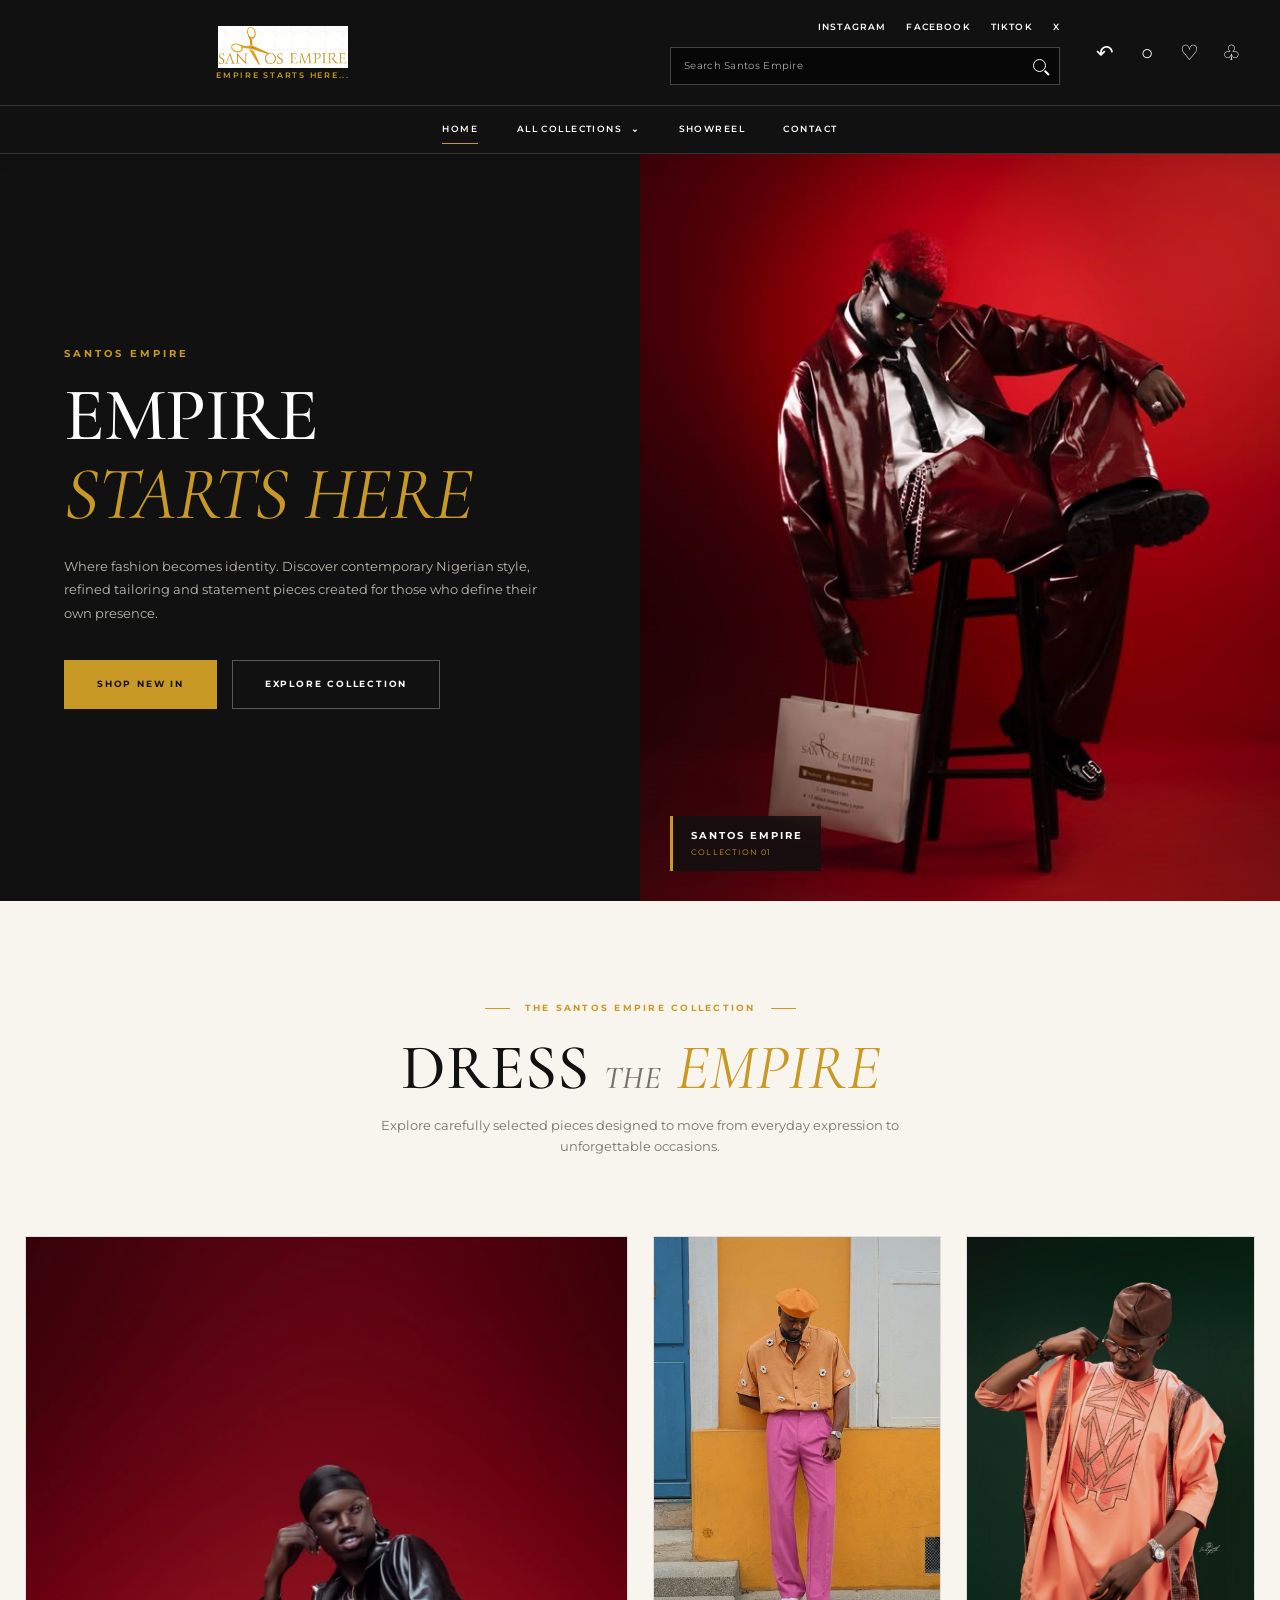
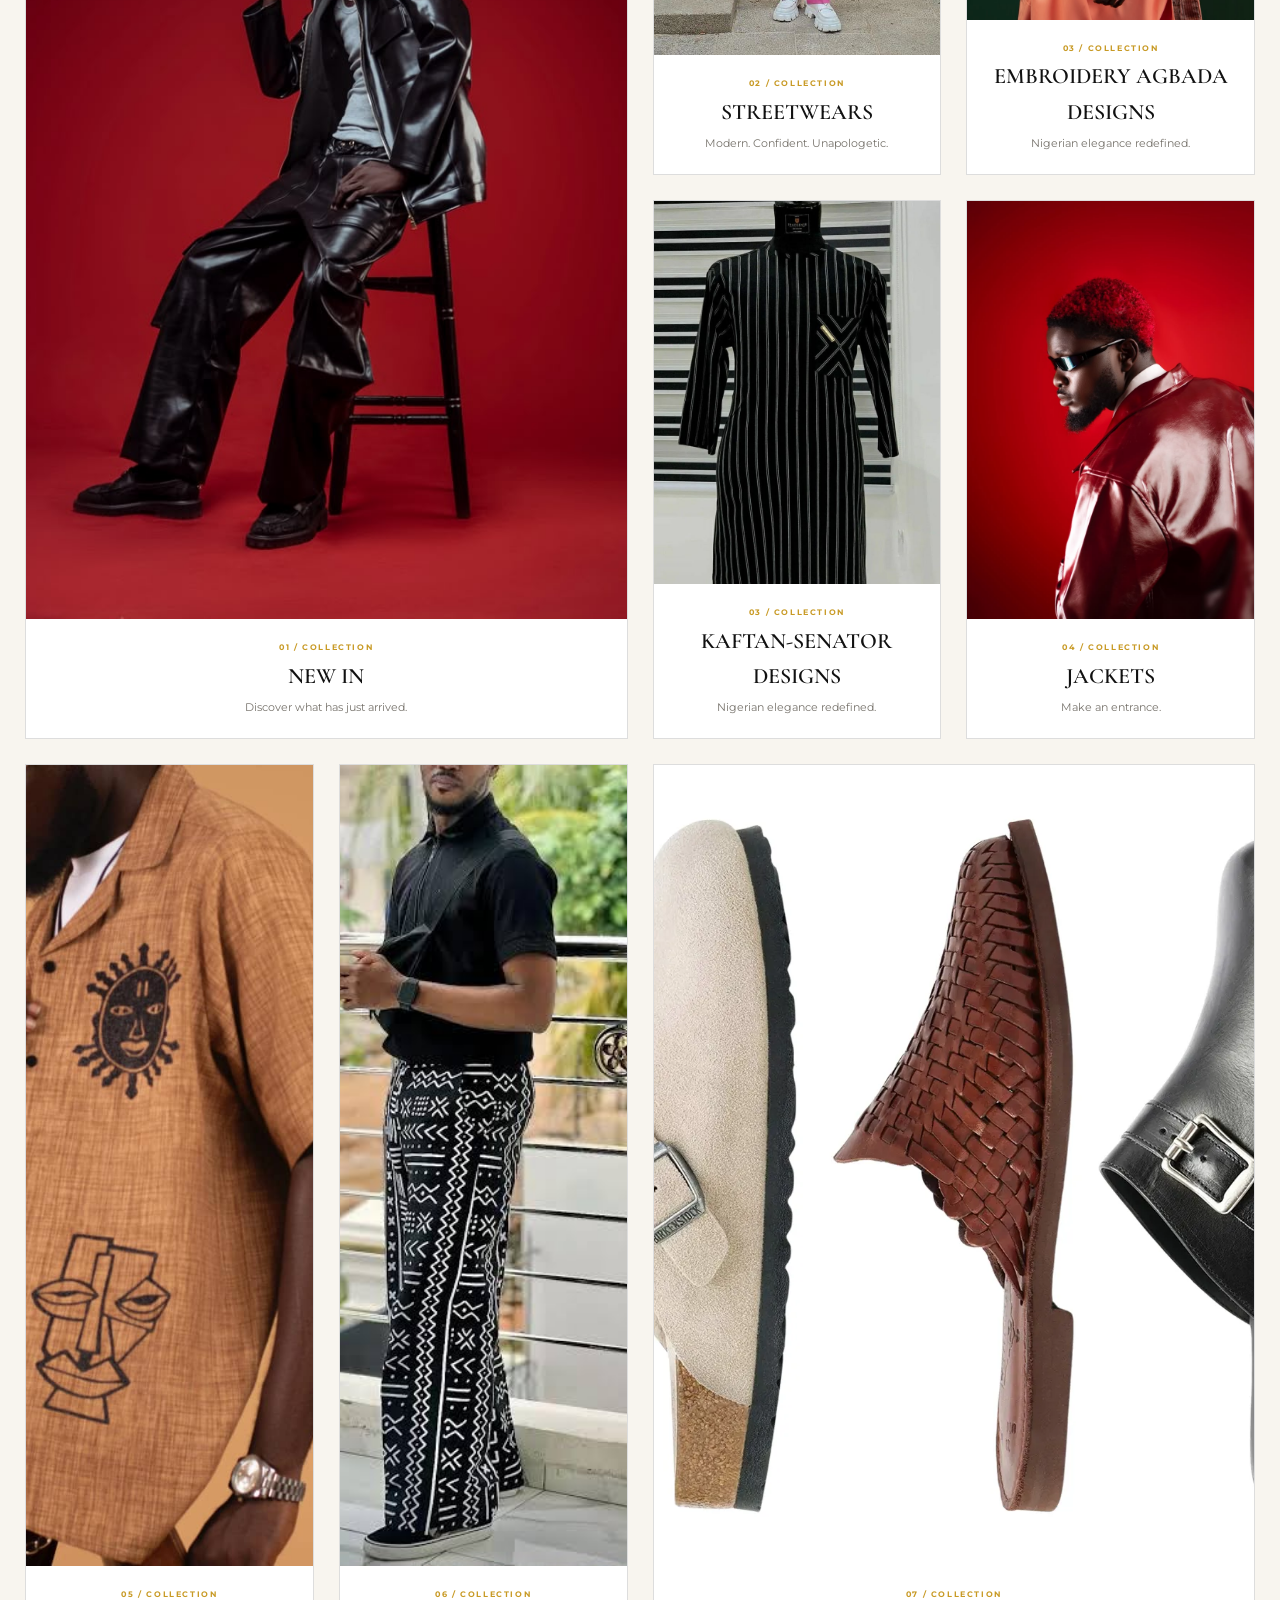
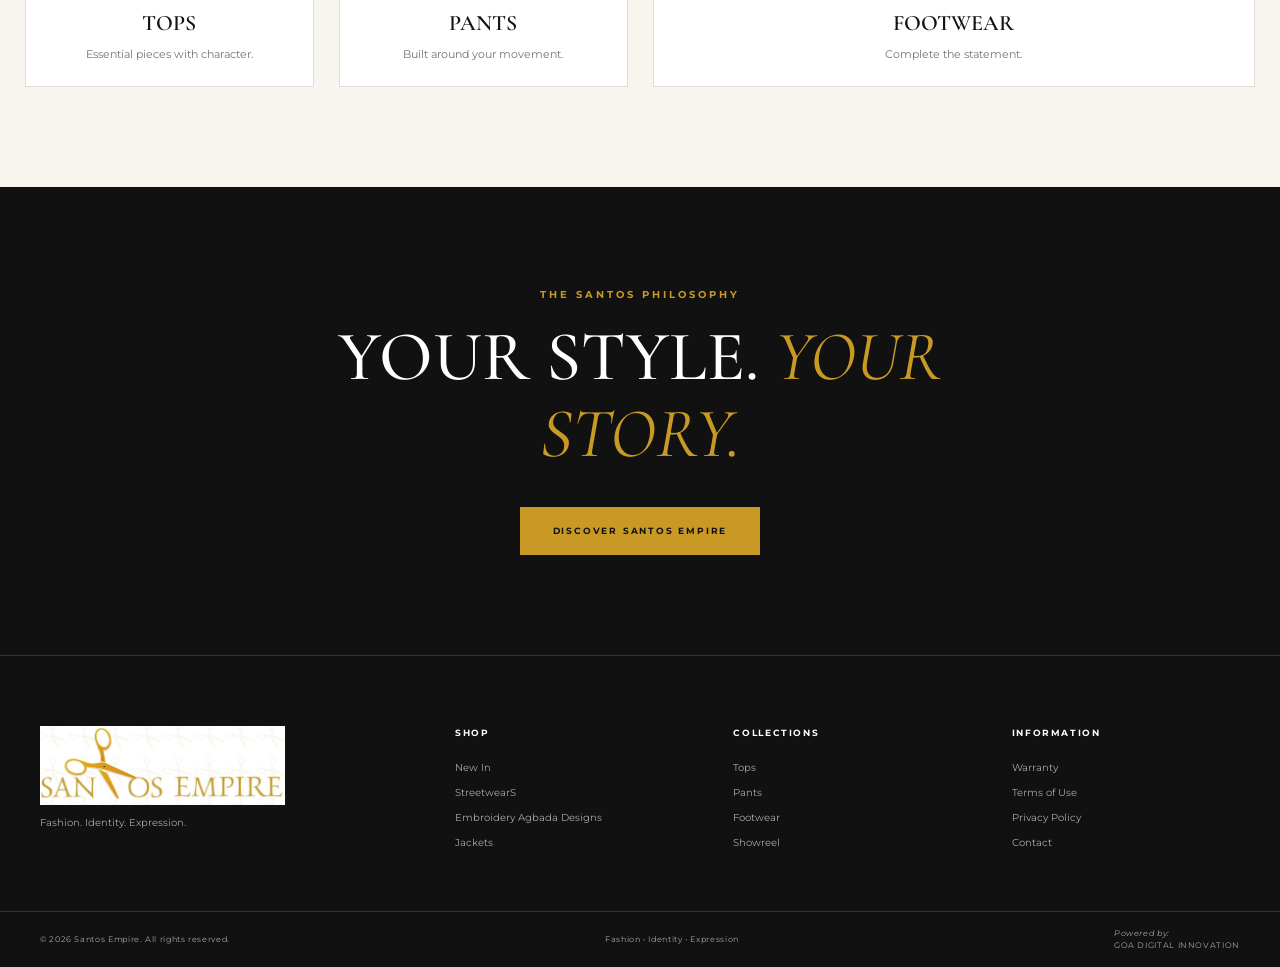
<file: index.html>
<!DOCTYPE html>
<html lang="en">

<head>
    <meta charset="UTF-8">
    <meta name="viewport" content="width=device-width, initial-scale=1.0">
    <meta name="description" content="Santos Empire — Fashion, style and identity. Discover contemporary Nigerian fashion, refined tailoring and statement pieces.">
    <meta name="theme-color" content="#111111">
    <title>Santos Empire | Fashion House</title>

    <!-- GOOGLE FONTS -->
    <link rel="preconnect" href="https://fonts.googleapis.com">
    <link rel="preconnect" href="https://fonts.gstatic.com" crossorigin>
    <link href="https://fonts.googleapis.com/css2?family=Cormorant+Garamond:wght@400;500;600;700&family=Montserrat:wght@300;400;500;600;700&display=swap" rel="stylesheet">

    <!-- MAIN CSS -->
    <link rel="stylesheet" href="style.css">
</head>

<body>

<!-- HEADER -->
<header class="site-header">
    <div class="header-main">
        <!-- MOBILE HAMBURGER -->
        <button class="mobile-menu-button" id="mobileMenuButton" type="button" aria-label="Open menu" aria-expanded="false">
            <span></span>
            <span></span>
            <span></span>
        </button>

        <!-- LOGO -->
        <a href="index.html" class="brand" aria-label="Santos Empire Home">
            <img src="logo.jpg" alt="Santos Empire" class="brand-logo">
            <span class="brand-tagline">Empire Starts Here...</span> 
        </a>

        <!-- DESKTOP MIDDLE -->
        <div class="header-middle">
            <!-- SOCIAL -->
            <div class="social-links">
                <a href="https://www.instagram.com/santos_empire/" aria-label="Instagram">Instagram</a>
                <a href="https://web.facebook.com/people/Santos-empire/61583201621821/?sk=photos" aria-label="Facebook">Facebook</a>
                <a href="https://www.tiktok.com/@sultan_santos09?_r=1&_t=ZS-9ARhkvFARPO" aria-label="TikTok">TikTok</a>
                <a href="#" aria-label="X">X</a>
            </div>

            <!-- SEARCH -->
            <div class="search-box">
                <input type="search" id="searchInput" placeholder="Search Santos Empire" autocomplete="off" aria-label="Search Santos Empire">
                <button id="searchButton" type="button" aria-label="Search">
                    <span class="search-icon"></span>
                </button>
            </div>
        </div>

        <!-- DESKTOP UTILITIES -->
        <div class="desktop-utilities">
            <a href="#" class="utility-item" title="Recently Viewed" aria-label="Recently Viewed">
                <span class="utility-icon">↶</span>
            </a>
            <a href="#" class="utility-item" title="My Account" aria-label="My Account">
                <span class="utility-icon">○</span>
            </a>
            <a href="#" class="utility-item" title="Wishlist" aria-label="Wishlist">
                <span class="utility-icon">♡</span>
            </a>
            <a href="#" class="utility-item" title="Shopping Bag" aria-label="Shopping Bag">
                <span class="utility-icon">♧</span>
            </a>
        </div>

        <!-- MOBILE THREE DOT -->
        <button class="mobile-utility-button" id="mobileUtilityButton" type="button" aria-label="More options" aria-expanded="false">
            <span></span>
            <span></span>
            <span></span>
        </button>
    </div>

    <!-- MOBILE QUICK NAVIGATION -->
    <div class="mobile-quick-navigation">
        <a href="index.html">HOME</a>
        <details class="mobile-collection-dropdown">
            <summary>ALL COLLECTIONS <span>+</span></summary>
           <div class="mobile-collection-list">
                <a href="New_in/index.html">NEW IN</a>
                <a href="Streetwears/index.html">STREETWEARS</a>
                <a href="Senators%20with%20Agbada/index.html">AGBADA DESIGNS</a>
                <a href="KAFTAN%20SENATOR/index.html">KAFTAN SENATOR</a> <!-- Updated path -->
                <a href="JACKETS/index.html">JACKETS</a>
                <a href="TOPS/index.html">TOPS</a>
                <a href="PANTS/index.html">PANTS</a>
                <a href="FOOTWEAR/index.html">FOOTWEARS</a>
            </div>
        </details>
        
        <a href="SHOWREEL/index.html">SHOWREEL</a>

        <a href="CONTACT/index.html">CONTACT</a>
    </div>

    <!-- MOBILE SEARCH -->
    <div class="mobile-search">
    <div class="search-box">
            <input type="search" id="mobileSearchInput" placeholder="Search Santos Empire" autocomplete="off" aria-label="Search Santos Empire">
            <button id="mobileSearchButton" type="button" aria-label="Search">
                <span class="search-icon"></span>
            </button>
        </div>
    </div>

    <!-- MOBILE UTILITY MENU -->
    <div class="mobile-utility-menu" id="mobileUtilityMenu">
        <a href="#"><span>↶</span> Recently Viewed</a>
        <a href="#"><span>○</span> My Account</a>
        <a href="#"><span>♡</span> Wishlist</a>
        <a href="#"><span>♧</span> Shopping Bag</a>
    </div>

    <!-- DESKTOP MAIN NAVIGATION -->
    <nav class="main-navigation" aria-label="Main navigation">
        <a href="index.html" class="active">HOME</a>
        <div class="nav-dropdown">
        <button type="button">ALL COLLECTIONS <span>⌄</span></button>
            <div class="nav-dropdown-menu">
                <a href="New_in/index.html">NEW IN</a>
                <a href="Streetwears/index.html">STREETWEARS</a>
                <a href="Senators%20with%20Agbada/index.html">AGBADA DESIGNS</a>
                <a href="KAFTAN%20SENATOR/index.html">KAFTAN SENATOR</a> <!-- Updated path -->
                <a href="JACKETS/index.html">JACKETS</a>
                <a href="TOPS/index.html">TOPS</a>
                <a href="PANTS/index.html">PANTS</a>
                <a href="FOOTWEAR/index.html">FOOTWEAR</a>
        </div>
        </div> 
        <a href="SHOWREEL/index.html">SHOWREEL</a>
        <a href="CONTACT/index.html">CONTACT</a>
    </nav>
</header>

<!-- HAMBURGER MENU -->
<div class="mobile-navigation" id="mobileNavigation">
    <div class="mobile-navigation-header">
         <button id="closeMobileNavigation" type="button" aria-label="Close menu">×</button>
    </div>

    <!-- SOCIAL MEDIA -->
    <div class="mobile-menu-section">
        <small>CONNECT</small>
        <a href="https://www.instagram.com/santos_empire/">Instagram</a>
        <a href="https://web.facebook.com/people/Santos-empire/61583201621821/?sk=photos">Facebook</a>
        <a href="https://www.tiktok.com/@sultan_santos09?_r=1&_t=ZS-9ARhkvFARPO">TikTok</a>
        <a href="#">X</a>
    </div>

    <!-- POLICY -->
    <div class="mobile-menu-section">
        <small>INFORMATION</small>
        <a href="#">Warranty</a>
        <a href="#">Terms of Use</a>
        <a href="#">Privacy Policy</a>
        <a href="#">Cookie Settings</a>
    </div>
</div>

<!-- MAIN CONTENT -->
<main>
    <!-- HERO -->
    <section class="hero-section">

    <div class="hero-content">

        <video autoplay muted loop playsinline class="hero-video-bg">
            <source src="SHOOWREEL05.mp4" type="video/mp4">
        </video>

        <p class="hero-small-title">SANTOS EMPIRE</p>
        <h1>EMPIRE <span>STARTS HERE</span></h1>

        <p class="hero-description">
            Where fashion becomes identity. Discover contemporary Nigerian style,
            refined tailoring and statement pieces created for those who define their own presence.
        </p>

        <div class="hero-buttons">
            <a href="New_in/index.html" class="gold-button">SHOP NEW IN</a>
            <a href="Senators%20with%20Agbada/index.html" class="outline-button">EXPLORE COLLECTION</a>
        </div>

    </div>

    <div class="hero-showreel">
        <img src="BACKGROUND.JPG" alt="Santos Empire Fashion Collection">

        <div class="showreel-label">
            <span>SANTOS EMPIRE</span>
            <small>COLLECTION 01</small>
        </div>
    </div>

</section>

    <!-- COLLECTION INTRO -->
    <section class="collection-intro">
        <div class="section-label">
            <span></span>
            THE SANTOS EMPIRE COLLECTION
            <span></span>
        </div>
        <h2>DRESS <p>THE</p> <em>EMPIRE</em></h2>
        <p>Explore carefully selected pieces designed to move from everyday expression to unforgettable occasions.</p>
    </section>

    <!-- COLLECTION GRID -->
    <section class="collection-grid">
        <!-- NEW IN -->
        <article class="fashion-card card-large">
            <div class="fashion-image">
                <img src="New_in/images/JACKET03.JPG" alt="Santos Empire New In">
            </div>
            <div class="fashion-card-info">
                <span>01 / COLLECTION</span>
                <h3><a href="New_in/index.html">NEW IN</a></h3>
                <p>Discover what has just arrived.</p>
            </div>
        </article>

        <!-- STREETWEAR -->
        <article class="fashion-card">
            <div class="fashion-image">
                <img src="Streetwears/images/02PANTS.JPG" alt="Santos Empire StreetwearS">
            </div>
            <div class="fashion-card-info">
                <span>02 / COLLECTION</span>
                <h3><a href="Streetwears/index.html">STREETWEARS</a></h3>
                <p>Modern. Confident. Unapologetic.</p>
            </div>
        </article>

        <!-- SENATOR -->
        <article class="fashion-card">
            <div class="fashion-image">
                <img src="SENATORS WITH AGBADA/Images/SENATORS08.JPG" alt="Santos Empire Senator with Agbada">
            </div>
            <div class="fashion-card-info">
                <span>03 / COLLECTION</span>
                <h3><a href="Senators%20with%20Agbada/index.html">EMBROIDERY AGBADA DESIGNS</a></h3>
                <p>Nigerian elegance redefined.</p>
            </div>
        </article>

         <!-- KAFTAN-SENATOR -->
        <article class="fashion-card">
            <div class="fashion-image">
                <img src="KAFTAN SENATOR/IMAGES/KAFTAN SENATOR04.JPG" alt="Santos Empire Senator with Agbada">
            </div>
            <div class="fashion-card-info">
                <span>03 / COLLECTION</span>
                <h3><a href="Senators%20with%20Agbada/index.html">KAFTAN-SENATOR DESIGNS</a></h3>
                <p>Nigerian elegance redefined.</p>
            </div>
        </article>

        <!-- JACKETS -->
        <article class="fashion-card">
            <div class="fashion-image"> 
                <img src="JACKET05.JPG" alt="Santos Empire Jackets">
            </div>
            <div class="fashion-card-info">
                <span>04 / COLLECTION</span>
                <h3><a href="JACKETS/index.html">JACKETS</a></h3>
                <p>Make an entrance.</p>
            </div>
        </article>

        <!-- TOPS -->
        <article class="fashion-card">
            <div class="fashion-image">
                <img src="TOPS/images/TOP2.JPG" alt="Santos Empire Tops">
            </div>
            <div class="fashion-card-info">
                <span>05 / COLLECTION</span>
                <h3><a href="TOPS/index.html">TOPS</a></h3>
                <p>Essential pieces with character.</p>
            </div>
        </article>

        <!-- PANTS -->
        <article class="fashion-card">
            <div class="fashion-image">
                <img src="PANTS/images/BAGGY%20PANTS.JPG" alt="Santos Empire Pants">
            </div>
            <div class="fashion-card-info">
                <span>06 / COLLECTION</span>
                <h3><a href="PANTS/images/BAGGY PANTS.JPG">PANTS</a></h3>
                <p>Built around your movement.</p>
            </div>
        </article>

        <!-- FOOTWEAR -->
        <article class="fashion-card card-wide">
            <div class="fashion-image">
                <img src="FOOTWEAR/images/FOOTWEARS02.JPG" alt="Santos Empire FootwearS">
            </div>
            <div class="fashion-card-info">
                <span>07 / COLLECTION</span>
                <h3><a href="FOOTWEAR/index.html">FOOTWEAR</a></h3>
                <p>Complete the statement.</p>
            </div>
        </article>
    </section>

    <!-- BRAND STATEMENT -->
    <section class="brand-statement">
        <div class="statement-content">
            <p>THE SANTOS PHILOSOPHY</p>
            <h2>YOUR STYLE. <span>YOUR STORY.</span></h2>
            <a href="SHOWREEL/index.html" class="gold-button">DISCOVER SANTOS EMPIRE</a>
        </div>
    </section>
</main>

<!-- FOOTER -->
<footer class="site-footer">
    <div class="footer-main">
        <div class="footer-brand">
            <img src="logo.jpg" alt="Santos Empire" class="footer-logo-image">
            <p>Fashion. Identity. Expression.</p>
            
        </div>

        <div class="footer-column">
            <h4>SHOP</h4>
            <a href="New_in/index.html">New In</a>
            <a href="Streetwears/index.html">StreetwearS</a>
            <a href="Senators%20with%20Agbada/index.html">Embroidery Agbada Designs</a>
            <a href="JACKETS/index.html">Jackets</a>
        </div>

        <div class="footer-column">
            <h4>COLLECTIONS</h4>
            <a href="TOPS/index.html">Tops</a>
            <a href="PANTS/index.html">Pants</a>
            <a href="FOOTWEAR/index.html">Footwear</a>
            <a href="SHOWREEL/index.html">Showreel</a>
        </div>

        <div class="footer-column">
            <h4>INFORMATION</h4>
            <a href="#">Warranty</a>
            <a href="#">Terms of Use</a>
            <a href="#">Privacy Policy</a>
            <a href="CONTACT/INDEX.HTML">Contact</a>
        </div>
    </div>

    <div class="footer-bottom">
        <span>© <span id="year"></span> Santos Empire. All rights reserved.</span>
        <span>Fashion • Identity • Expression</span>
        <span><Em>Powered by: <br></Em>GOA DIGITAL INNOVATION</span>
    </div>
</footer>

<script src="../script.js"></script>
</body>
</html>
</file>
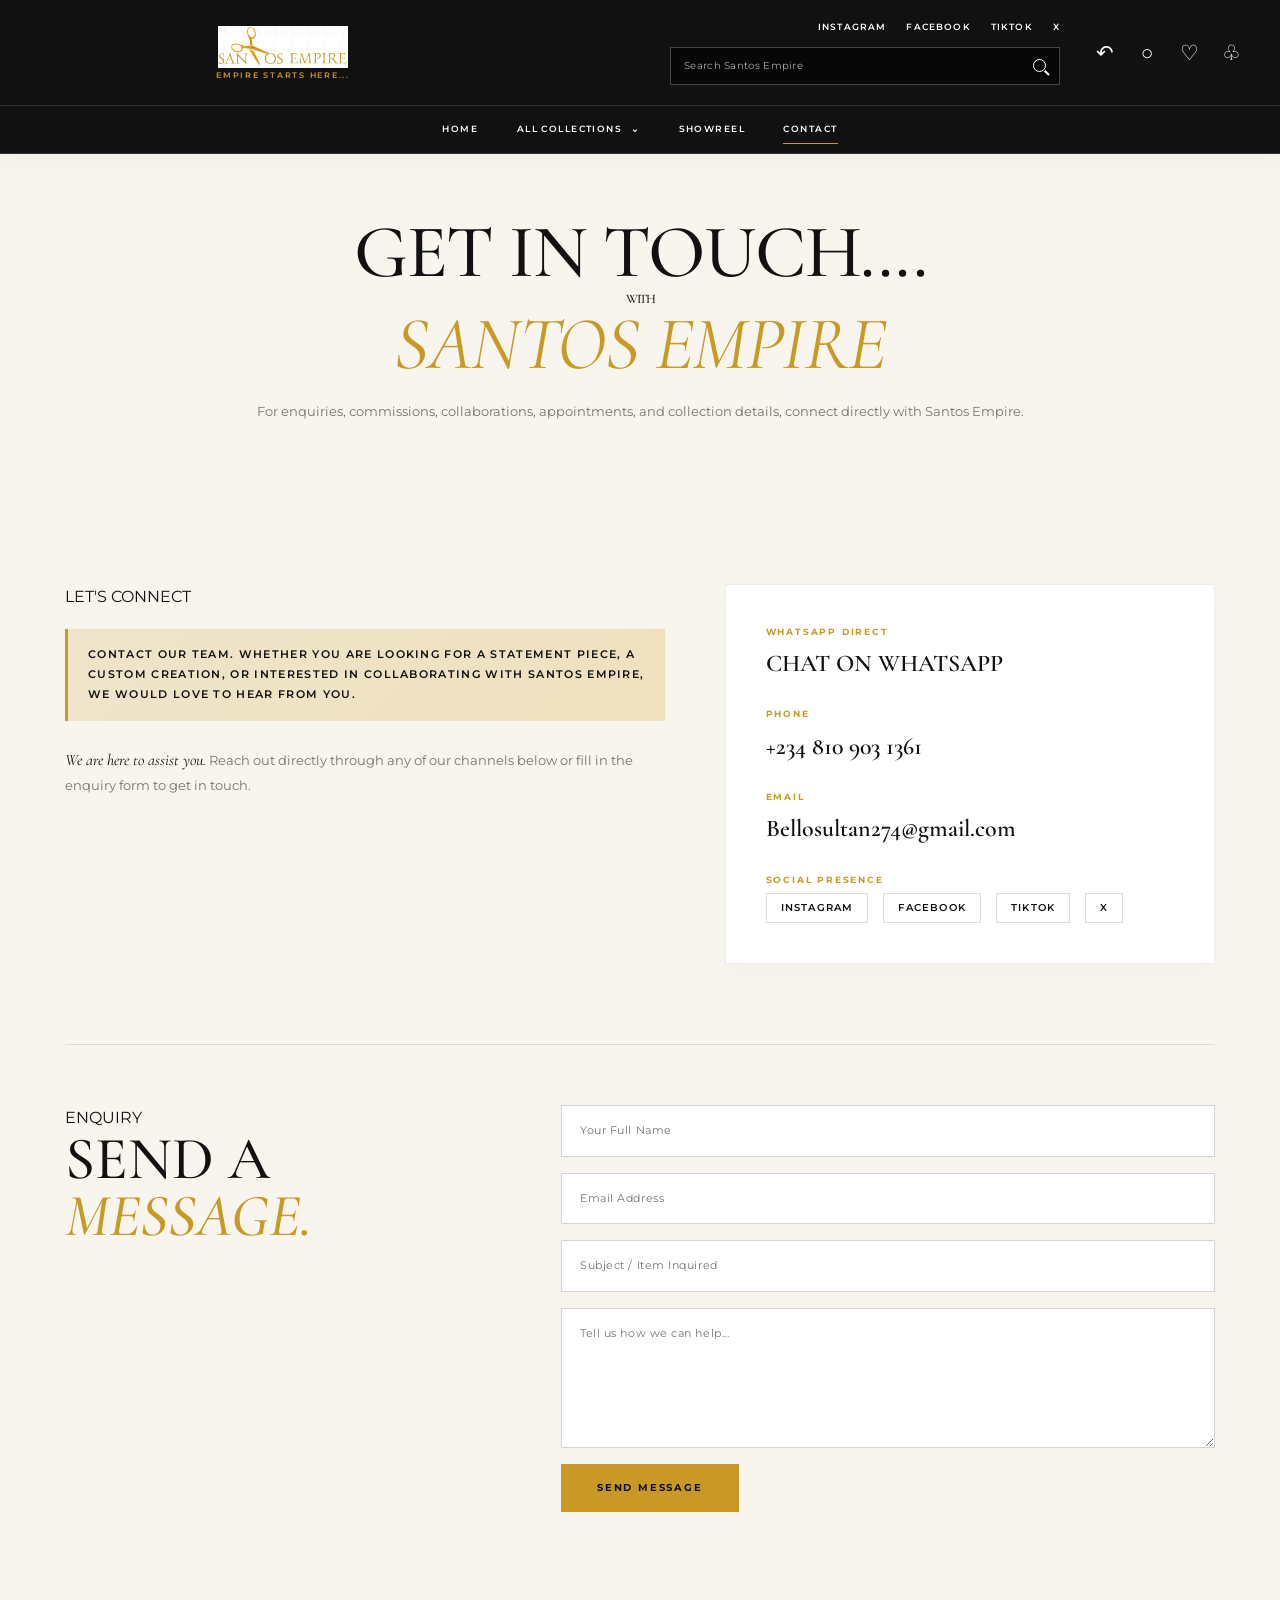
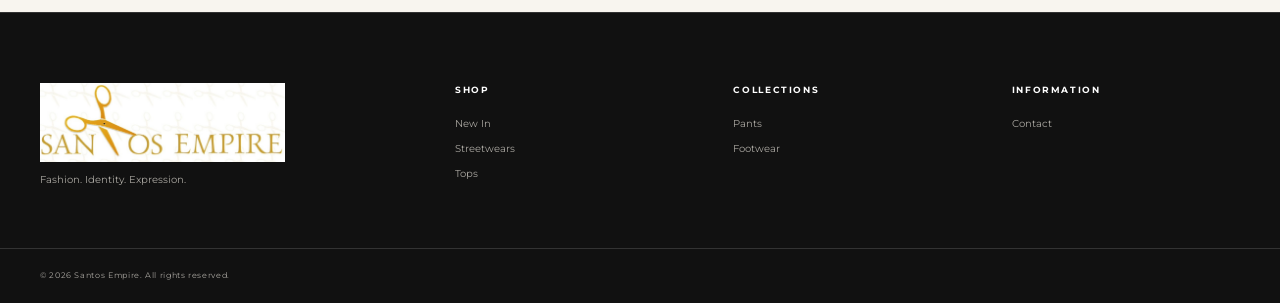
<file: CONTACT/INDEX.HTML>
<!DOCTYPE html>
<html lang="en">

<head>
    <meta charset="UTF-8">
    <meta name="viewport" content="width=device-width, initial-scale=1.0">
    <meta name="description" content="Contact Santos Empire for fashion enquiries, commissions and collaborations.">
    <title>Santos Empire | Contact</title>

    <!-- GOOGLE FONTS -->
    <link rel="preconnect" href="https://fonts.googleapis.com">
    <link rel="preconnect" href="https://fonts.gstatic.com" crossorigin>
    <link href="https://fonts.googleapis.com/css2?family=Cormorant+Garamond:ital,wght@0,400;0,500;0,600;0,700;1,400;1,600&family=Montserrat:wght@300;400;500;600;700&display=swap" rel="stylesheet">

    <!-- MAIN CSS -->
    <link rel="stylesheet" href="../style.css">

    <style>
        .contact-container {
            max-width: 1200px;
            margin: 0 auto;
            padding: 60px 25px 100px;
        }

        .contact-hero-title {
            font-family: var(--serif, "Cormorant Garamond", Georgia, serif);
            font-size: clamp(38px, 6vw, 75px);
            font-weight: 500;
            line-height: 1.05;
            letter-spacing: -0.02em;
            text-transform: uppercase;
            color: #111111;
            margin-bottom: 15px;
        }

        .contact-hero-title em {
            display: block;
            font-style: italic;
            color: #c89a25;
            font-weight: 400;
        }

        .gold-highlight-text {
            text-transform: uppercase;
            font-size: 11px;
            font-weight: 600;
            letter-spacing: 0.12em;
            line-height: 1.8;
            color: #111111;
            background: linear-gradient(135deg, rgba(200, 154, 37, 0.18), rgba(223, 187, 99, 0.35));
            border-left: 3px solid #c89a25;
            padding: 16px 20px;
            margin: 20px 0 25px;
        }

        .contact-subtext {
            font-size: 13px;
            line-height: 1.8;
            color: #77736c;
        }

        .contact-subtext em {
            font-style: italic;
            color: #111111;
            font-family: var(--serif, "Cormorant Garamond", Georgia, serif);
            font-size: 16px;
        }

        .contact-page-grid {
            display: grid;
            grid-template-columns: 1.1fr 0.9fr;
            gap: 60px;
            align-items: start;
            margin-bottom: 80px;
        }

        .contact-details {
            display: flex;
            flex-direction: column;
            gap: 24px;
            background: #ffffff;
            padding: 40px;
            border: 1px solid rgba(17, 17, 17, 0.08);
            box-shadow: 0 10px 30px rgba(0, 0, 0, 0.02);
        }

        .contact-detail span {
            display: block;
            font-size: 9px;
            font-weight: 700;
            letter-spacing: 0.2em;
            color: #c89a25;
            margin-bottom: 6px;
            text-transform: uppercase;
        }

        .contact-detail a {
            font-family: var(--serif, "Cormorant Garamond", Georgia, serif);
            font-size: 24px;
            font-weight: 600;
            color: #111111;
            text-decoration: none;
            transition: color 0.25s ease;
        }

        .contact-detail a:hover {
            color: #c89a25;
        }

        .contact-socials {
            display: flex;
            flex-wrap: wrap;
            gap: 15px;
            margin-top: 5px;
        }

        .contact-socials a {
            font-family: var(--sans, "Montserrat", sans-serif);
            font-size: 10px;
            font-weight: 600;
            letter-spacing: 0.12em;
            text-transform: uppercase;
            color: #111111;
            padding: 6px 14px;
            border: 1px solid rgba(17, 17, 17, 0.15);
            transition: all 0.25s ease;
        }

        .contact-socials a:hover {
            background: #111111;
            color: #ffffff;
            border-color: #111111;
        }

        .contact-form-section {
            display: grid;
            grid-template-columns: 0.8fr 1.2fr;
            gap: 60px;
            padding-top: 60px;
            border-top: 1px solid rgba(17, 17, 17, 0.12);
        }

        .contact-form-section h2 {
            font-family: var(--serif, "Cormorant Garamond", Georgia, serif);
            font-size: clamp(36px, 5vw, 60px);
            font-weight: 500;
            line-height: 0.95;
        }

        .contact-form-section h2 em {
            display: block;
            color: #c89a25;
            font-style: italic;
        }

        .contact-form {
            display: flex;
            flex-direction: column;
            gap: 16px;
        }

        .contact-form input,
        .contact-form textarea {
            width: 100%;
            padding: 16px 18px;
            background: #ffffff;
            border: 1px solid rgba(17, 17, 17, 0.18);
            font-size: 11px;
            letter-spacing: 0.05em;
            color: #111111;
            outline: none;
            transition: border-color 0.25s ease, box-shadow 0.25s ease;
        }

        .contact-form input:focus,
        .contact-form textarea:focus {
            border-color: #c89a25;
            box-shadow: 0 0 0 3px rgba(200, 154, 37, 0.12);
        }

        .contact-form button.gold-button {
            width: fit-content;
            border: 0;
            background: #c89a25;
            color: #111111;
            padding: 16px 36px;
            font-size: 10px;
            font-weight: 700;
            letter-spacing: 0.18em;
            text-transform: uppercase;
            cursor: pointer;
            transition: background 0.3s ease, transform 0.2s ease;
        }

        .contact-form button.gold-button:hover {
            background: #dfbb63;
            transform: translateY(-2px);
        }

        @media (max-width: 850px) {
            .contact-page-grid,
            .contact-form-section {
                grid-template-columns: 1fr;
                gap: 40px;
            }

            .contact-details {
                padding: 25px;
            }

            .contact-detail a {
                font-size: 20px;
            }

            .contact-form button.gold-button {
                width: 100%;
            }
        }
    </style>
</head>

<body class="collection-page">

<!-- HEADER -->
<header class="site-header">
    <div class="header-main">
        <button class="mobile-menu-button" id="mobileMenuButton" type="button" aria-label="Open menu" aria-expanded="false">
            <span></span><span></span><span></span>
        </button>

        <a href="../index.html" class="brand" aria-label="Santos Empire Home">
            <img src="../logo.jpg" alt="Santos Empire" class="brand-logo">
            <span class="brand-tagline">Empire Starts Here...</span>
        </a>

        <div class="header-middle">
            <div class="social-links">
                <a href="https://www.instagram.com/sultansantos7" target="_blank">Instagram</a>
                <a href="https://www.facebook.com/sultansantos7" target="_blank">Facebook</a>
                <a href="https://www.tiktok.com/@sultan_santos09?_r=1&_t=ZS-9ARhkvFARPO" target="_blank">TikTok</a>
                <a href="https://x.com/sultansantos7" target="_blank">X</a>
            </div>

            <div class="search-box">
                <input type="search" id="searchInput" placeholder="Search Santos Empire" autocomplete="off">
                <button id="searchButton" type="button"><span class="search-icon"></span></button>
            </div>
        </div>

        <div class="desktop-utilities">
            <a href="#" class="utility-item"><span class="utility-icon">↶</span></a>
            <a href="#" class="utility-item"><span class="utility-icon">○</span></a>
            <a href="#" class="utility-item"><span class="utility-icon">♡</span></a>
            <a href="#" class="utility-item"><span class="utility-icon">♧</span></a>
        </div>

        <button class="mobile-utility-button" id="mobileUtilityButton" type="button">
            <span></span><span></span><span></span>
        </button>
    </div>

    <div class="mobile-quick-navigation">
        <a href="../index.html">HOME</a>
        <details class="mobile-collection-dropdown">
            <summary>ALL COLLECTIONS <span>+</span></summary>
            <div class="mobile-collection-list">
                <a href="../New_in/index.html">NEW IN</a>
                <a href="../Streetwears/index.html">STREETWEARS</a>
                <a href="../Senators%20with%20Agbada/index.html">AGBADA DESIGNS</a>
                <a href="../KAFTAN%20SENATOR/index.html">KAFTAN SENATOR DESIGNS</a>
                <a href="../JACKETS/index.html">JACKETS</a>
                <a href="../TOPS/index.html">TOPS</a>
                <a href="../PANTS/index.html">PANTS</a>
                <a href="../FOOTWEAR/index.html">FOOTWEAR</a>
            </div>
        </details>
        <a href="../CONTACT/index.html">CONTACT</a>
    </div>

    <div class="mobile-search">
        <div class="search-box">
            <input type="search" id="mobileSearchInput" placeholder="Search Santos Empire">
            <button id="mobileSearchButton" type="button"><span class="search-icon"></span></button>
        </div>
    </div>

    <div class="mobile-utility-menu" id="mobileUtilityMenu">
        <a href="#"><span>↶</span> Recently Viewed</a>
        <a href="#"><span>○</span> My Account</a>
        <a href="#"><span>♡</span> Wishlist</a>
        <a href="#"><span>♧</span> Shopping Bag</a>
    </div>

    <nav class="main-navigation">
        <a href="../index.html">HOME</a>
        <div class="nav-dropdown">
            <button type="button">ALL COLLECTIONS <span>⌄</span></button>
            <div class="nav-dropdown-menu">
                <a href="../New_in/index.html">NEW IN</a>
                <a href="../Streetwears/index.html">STREETWEARS</a>
                <a href="../Senators%20with%20Agbada/index.html">AGBADA DESIGNS</a>
                <a href="../KAFTAN%20SENATOR/index.html">KAFTAN SENATOR DESIGNS</a>
                <a href="../JACKETS/index.html">JACKETS</a>
                <a href="../TOPS/index.html">TOPS</a>
                <a href="../PANTS/index.html">PANTS</a>
                <a href="../FOOTWEAR/index.html">FOOTWEAR</a>
            </div>
        </div>
        <a href="../SHOWREEL/index.html">SHOWREEL</a>
        <a href="../CONTACT/index.html" class="active">CONTACT</a>
    </nav>
</header>

<!-- HERO -->
<section class="collection-page-hero">
    <div style="max-width: 1200px; margin: 0 auto; padding: 60px 25px 100px; text-align: center;">
        <h2 class="contact-hero-title">
            GET IN TOUCH....
            <p style="font-size: small;">with</p>
            <em>SANTOS EMPIRE</em>
        </h2>
        <p class="contact-subtext">
            For enquiries, commissions, collaborations, appointments, and collection details, connect directly with Santos Empire.
        </p>
    </div>
</section>

<!-- MAIN CONTENT -->
<main class="contact-container">
    <section class="contact-page-grid">
        <div class="contact-introduction">
            <p class="eyebrow">LET'S CONNECT</p>
            <div class="gold-highlight-text">
                Contact our team. Whether you are looking for a statement piece, a custom creation, or interested in collaborating with Santos Empire, we would love to hear from you.
            </div>
            <p class="contact-subtext">
                <em>We are here to assist you.</em> Reach out directly through any of our channels below or fill in the enquiry form to get in touch.
            </p>
        </div>

        <div class="contact-details">
            <div class="contact-detail">
                <span>WHATSAPP DIRECT</span>
                <a href="https://wa.me/2348109031361?text=Hello%20Santos%20Empire,%20I%20would%20like%20to%20make%20an%20enquiry." target="_blank">CHAT ON WHATSAPP</a>
            </div>

            <div class="contact-detail">
                <span>PHONE</span>
                <a href="tel:+2348109031361">+234 810 903 1361</a>
            </div>

            <div class="contact-detail">
                <span>EMAIL</span>
                <a href="mailto:Bellosultan274@gmail.com">Bellosultan274@gmail.com</a>
            </div>

            <div class="contact-detail">
                <span>SOCIAL PRESENCE</span>
                <div class="contact-socials">
                    <a href="https://www.instagram.com/sultansantos7" target="_blank">Instagram</a>
                    <a href="https://www.facebook.com/sultansantos7" target="_blank">Facebook</a>
                    <a href="https://www.tiktok.com/@sultan_santos09?_r=1&_t=ZS-9ARhkvFARPO" target="_blank">TikTok</a>
                    <a href="https://x.com/sultansantos7" target="_blank">X</a>
                </div>
            </div>
        </div>
    </section>

    <section class="contact-form-section">
        <div>
            <p class="eyebrow">ENQUIRY</p>
            <h2>SEND A <em>MESSAGE.</em></h2>
        </div>

        <form class="contact-form" action="mailto:Bellosultan274@gmail.com" method="post" enctype="text/plain">
            <input type="text" name="name" placeholder="Your Full Name" required>
            <input type="email" name="email" placeholder="Email Address" required>
            <input type="text" name="subject" placeholder="Subject / Item Inquired">
            <textarea name="message" rows="6" placeholder="Tell us how we can help..." required></textarea>
            <button type="submit" class="gold-button">SEND MESSAGE</button>
        </form>
    </section>
</main>

<!-- FOOTER -->
<footer class="site-footer">
    <div class="footer-main">
        <div class="footer-brand">
            <img src="../logo.jpg" alt="Santos Empire" class="footer-logo-image">
            <p>Fashion. Identity. Expression.</p>
        </div>
        <div class="footer-column">
            <h4>SHOP</h4>
            <a href="../New_in/index.html">New In</a>
            <a href="../Streetwears/index.html">Streetwears</a>
            <a href="../TOPS/index.html">Tops</a>
        </div>
        <div class="footer-column">
            <h4>COLLECTIONS</h4>
            <a href="../PANTS/index.html">Pants</a>
            <a href="../FOOTWEAR/index.html">Footwear</a>
        </div>
        <div class="footer-column">
            <h4>INFORMATION</h4>
            <a href="../CONTACT/index.html">Contact</a>
        </div>
    </div>
    <div class="footer-bottom">
        <span>© <span id="year"></span> Santos Empire. All rights reserved.</span>
    </div>
</footer>

<script src="../script.js"></script>
</body>
</html>
</file>
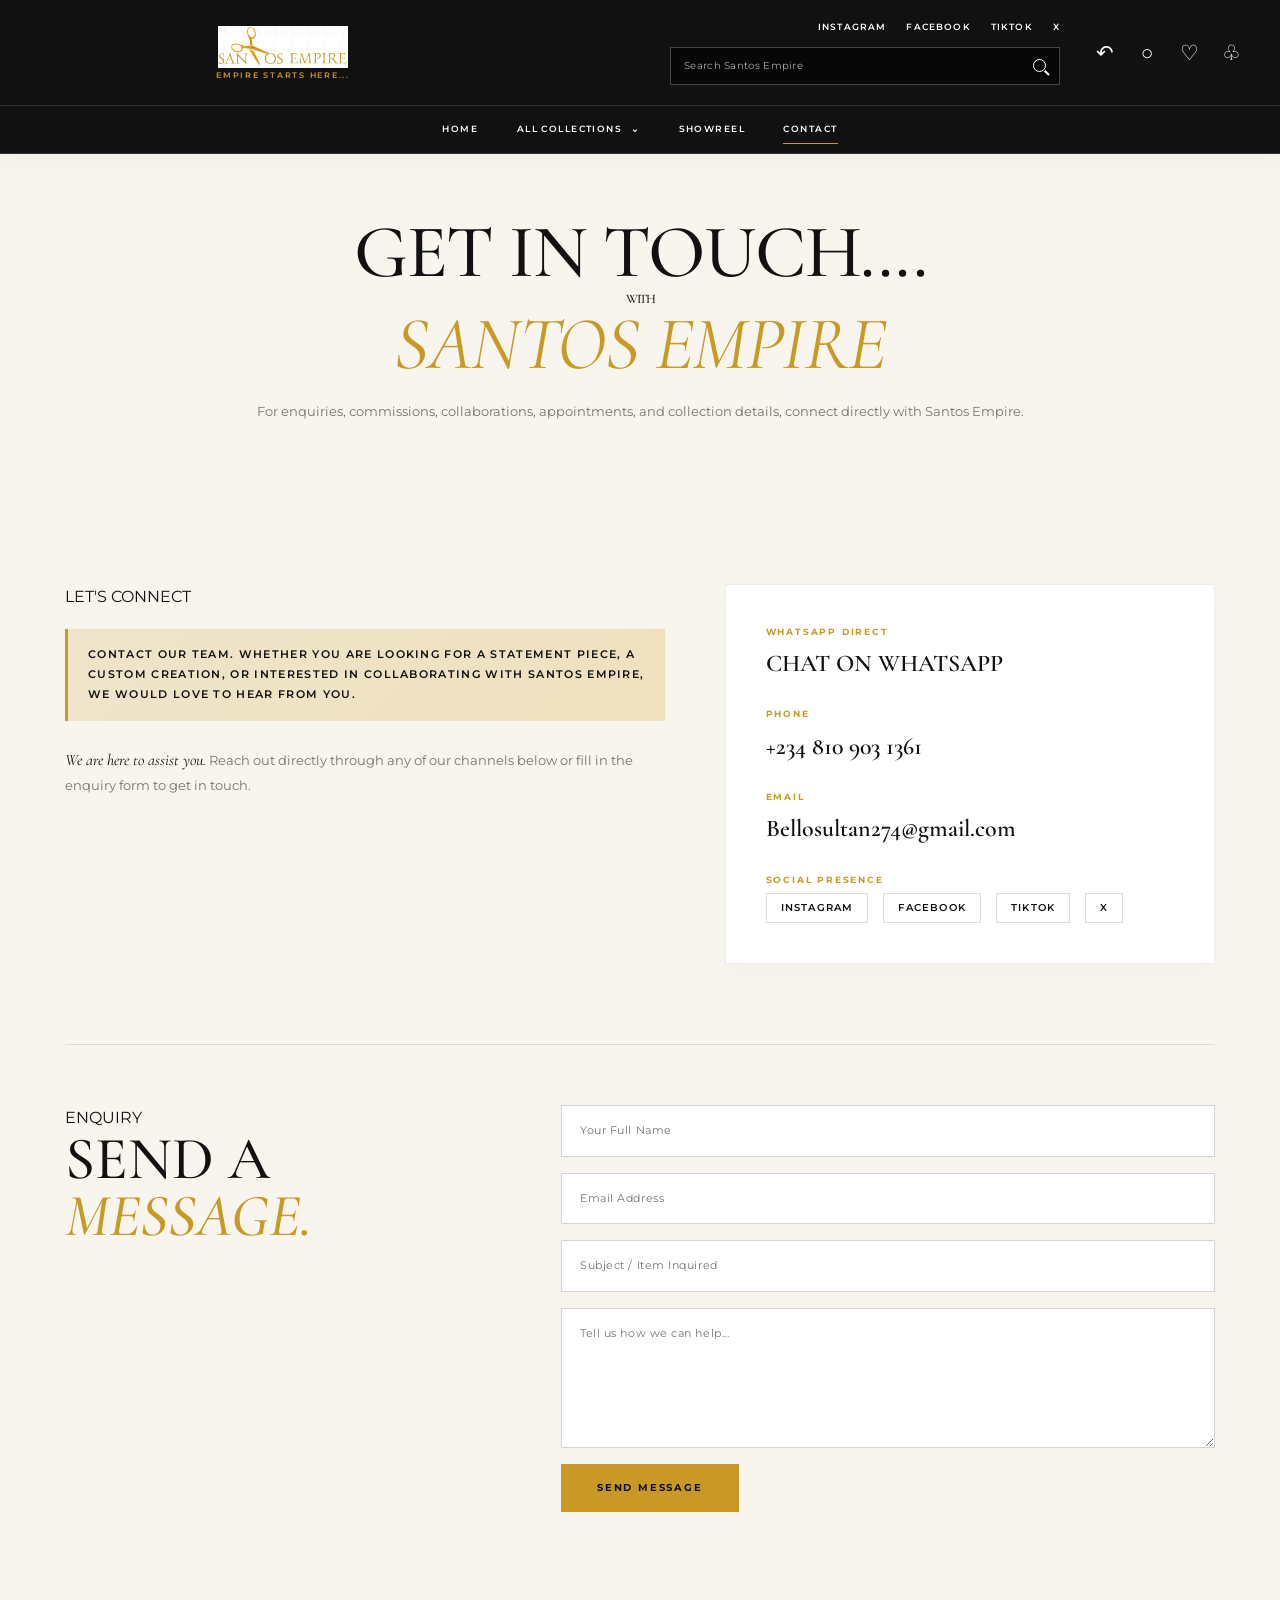
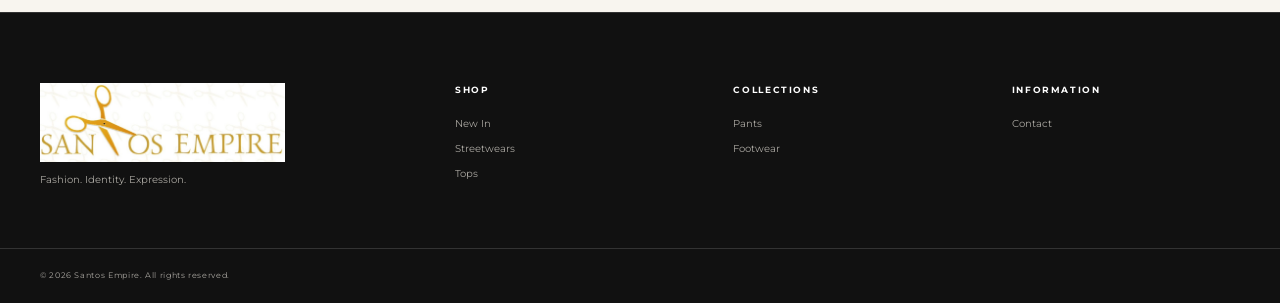
<file: CONTACT/index.html>
<!DOCTYPE html>
<html lang="en">

<head>
    <meta charset="UTF-8">
    <meta name="viewport" content="width=device-width, initial-scale=1.0">
    <meta name="description" content="Contact Santos Empire for fashion enquiries, commissions and collaborations.">
    <title>Santos Empire | Contact</title>

    <!-- GOOGLE FONTS -->
    <link rel="preconnect" href="https://fonts.googleapis.com">
    <link rel="preconnect" href="https://fonts.gstatic.com" crossorigin>
    <link href="https://fonts.googleapis.com/css2?family=Cormorant+Garamond:ital,wght@0,400;0,500;0,600;0,700;1,400;1,600&family=Montserrat:wght@300;400;500;600;700&display=swap" rel="stylesheet">

    <!-- MAIN CSS -->
    <link rel="stylesheet" href="../style.css">

    <style>
        .contact-container {
            max-width: 1200px;
            margin: 0 auto;
            padding: 60px 25px 100px;
        }

        .contact-hero-title {
            font-family: var(--serif, "Cormorant Garamond", Georgia, serif);
            font-size: clamp(38px, 6vw, 75px);
            font-weight: 500;
            line-height: 1.05;
            letter-spacing: -0.02em;
            text-transform: uppercase;
            color: #111111;
            margin-bottom: 15px;
        }

        .contact-hero-title em {
            display: block;
            font-style: italic;
            color: #c89a25;
            font-weight: 400;
        }

        .gold-highlight-text {
            text-transform: uppercase;
            font-size: 11px;
            font-weight: 600;
            letter-spacing: 0.12em;
            line-height: 1.8;
            color: #111111;
            background: linear-gradient(135deg, rgba(200, 154, 37, 0.18), rgba(223, 187, 99, 0.35));
            border-left: 3px solid #c89a25;
            padding: 16px 20px;
            margin: 20px 0 25px;
        }

        .contact-subtext {
            font-size: 13px;
            line-height: 1.8;
            color: #77736c;
        }

        .contact-subtext em {
            font-style: italic;
            color: #111111;
            font-family: var(--serif, "Cormorant Garamond", Georgia, serif);
            font-size: 16px;
        }

        .contact-page-grid {
            display: grid;
            grid-template-columns: 1.1fr 0.9fr;
            gap: 60px;
            align-items: start;
            margin-bottom: 80px;
        }

        .contact-details {
            display: flex;
            flex-direction: column;
            gap: 24px;
            background: #ffffff;
            padding: 40px;
            border: 1px solid rgba(17, 17, 17, 0.08);
            box-shadow: 0 10px 30px rgba(0, 0, 0, 0.02);
        }

        .contact-detail span {
            display: block;
            font-size: 9px;
            font-weight: 700;
            letter-spacing: 0.2em;
            color: #c89a25;
            margin-bottom: 6px;
            text-transform: uppercase;
        }

        .contact-detail a {
            font-family: var(--serif, "Cormorant Garamond", Georgia, serif);
            font-size: 24px;
            font-weight: 600;
            color: #111111;
            text-decoration: none;
            transition: color 0.25s ease;
        }

        .contact-detail a:hover {
            color: #c89a25;
        }

        .contact-socials {
            display: flex;
            flex-wrap: wrap;
            gap: 15px;
            margin-top: 5px;
        }

        .contact-socials a {
            font-family: var(--sans, "Montserrat", sans-serif);
            font-size: 10px;
            font-weight: 600;
            letter-spacing: 0.12em;
            text-transform: uppercase;
            color: #111111;
            padding: 6px 14px;
            border: 1px solid rgba(17, 17, 17, 0.15);
            transition: all 0.25s ease;
        }

        .contact-socials a:hover {
            background: #111111;
            color: #ffffff;
            border-color: #111111;
        }

        .contact-form-section {
            display: grid;
            grid-template-columns: 0.8fr 1.2fr;
            gap: 60px;
            padding-top: 60px;
            border-top: 1px solid rgba(17, 17, 17, 0.12);
        }

        .contact-form-section h2 {
            font-family: var(--serif, "Cormorant Garamond", Georgia, serif);
            font-size: clamp(36px, 5vw, 60px);
            font-weight: 500;
            line-height: 0.95;
        }

        .contact-form-section h2 em {
            display: block;
            color: #c89a25;
            font-style: italic;
        }

        .contact-form {
            display: flex;
            flex-direction: column;
            gap: 16px;
        }

        .contact-form input,
        .contact-form textarea {
            width: 100%;
            padding: 16px 18px;
            background: #ffffff;
            border: 1px solid rgba(17, 17, 17, 0.18);
            font-size: 11px;
            letter-spacing: 0.05em;
            color: #111111;
            outline: none;
            transition: border-color 0.25s ease, box-shadow 0.25s ease;
        }

        .contact-form input:focus,
        .contact-form textarea:focus {
            border-color: #c89a25;
            box-shadow: 0 0 0 3px rgba(200, 154, 37, 0.12);
        }

        .contact-form button.gold-button {
            width: fit-content;
            border: 0;
            background: #c89a25;
            color: #111111;
            padding: 16px 36px;
            font-size: 10px;
            font-weight: 700;
            letter-spacing: 0.18em;
            text-transform: uppercase;
            cursor: pointer;
            transition: background 0.3s ease, transform 0.2s ease;
        }

        .contact-form button.gold-button:hover {
            background: #dfbb63;
            transform: translateY(-2px);
        }

        @media (max-width: 850px) {
            .contact-page-grid,
            .contact-form-section {
                grid-template-columns: 1fr;
                gap: 40px;
            }

            .contact-details {
                padding: 25px;
            }

            .contact-detail a {
                font-size: 20px;
            }

            .contact-form button.gold-button {
                width: 100%;
            }
        }
    </style>
</head>

<body class="collection-page">

<!-- HEADER -->
<header class="site-header">
    <div class="header-main">
        <button class="mobile-menu-button" id="mobileMenuButton" type="button" aria-label="Open menu" aria-expanded="false">
            <span></span><span></span><span></span>
        </button>

        <a href="../index.html" class="brand" aria-label="Santos Empire Home">
            <img src="../logo.jpg" alt="Santos Empire" class="brand-logo">
            <span class="brand-tagline">Empire Starts Here...</span>
        </a>

        <div class="header-middle">
            <div class="social-links">
                <a href="https://www.instagram.com/sultansantos7" target="_blank">Instagram</a>
                <a href="https://www.facebook.com/sultansantos7" target="_blank">Facebook</a>
                <a href="https://www.tiktok.com/@sultan_santos09?_r=1&_t=ZS-9ARhkvFARPO" target="_blank">TikTok</a>
                <a href="https://x.com/sultansantos7" target="_blank">X</a>
            </div>

            <div class="search-box">
                <input type="search" id="searchInput" placeholder="Search Santos Empire" autocomplete="off">
                <button id="searchButton" type="button"><span class="search-icon"></span></button>
            </div>
        </div>

        <div class="desktop-utilities">
            <a href="#" class="utility-item"><span class="utility-icon">↶</span></a>
            <a href="#" class="utility-item"><span class="utility-icon">○</span></a>
            <a href="#" class="utility-item"><span class="utility-icon">♡</span></a>
            <a href="#" class="utility-item"><span class="utility-icon">♧</span></a>
        </div>

        <button class="mobile-utility-button" id="mobileUtilityButton" type="button">
            <span></span><span></span><span></span>
        </button>
    </div>

    <div class="mobile-quick-navigation">
        <a href="../index.html">HOME</a>
        <details class="mobile-collection-dropdown">
            <summary>ALL COLLECTIONS <span>+</span></summary>
            <div class="mobile-collection-list">
                <a href="../New_in/index.html">NEW IN</a>
                <a href="../STREETWEARS/index.html">STREETWEARS</a>
                <a href="../SENATORS%20WITH%20AGBADA/index.html">AGBADA DESIGNS</a>
                <a href="../KAFTAN%20SENATOR/index.html">KAFTAN SENATOR DESIGNS</a>
                <a href="../JACKETS/index.html">JACKETS</a>
                <a href="../TOPS/index.html">TOPS</a>
                <a href="../PANTS/index.html">PANTS</a>
                <a href="../FOOTWEAR/index.html">FOOTWEAR</a>
            </div>
        </details>
        <a href="../CONTACT/index.html">CONTACT</a>
    </div>

    <div class="mobile-search">
        <div class="search-box">
            <input type="search" id="mobileSearchInput" placeholder="Search Santos Empire">
            <button id="mobileSearchButton" type="button"><span class="search-icon"></span></button>
        </div>
    </div>

    <div class="mobile-utility-menu" id="mobileUtilityMenu">
        <a href="#"><span>↶</span> Recently Viewed</a>
        <a href="#"><span>○</span> My Account</a>
        <a href="#"><span>♡</span> Wishlist</a>
        <a href="#"><span>♧</span> Shopping Bag</a>
    </div>

    <nav class="main-navigation">
        <a href="../index.html">HOME</a>
        <div class="nav-dropdown">
            <button type="button">ALL COLLECTIONS <span>⌄</span></button>
            <div class="nav-dropdown-menu">
                <a href="../New_in/index.html">NEW IN</a>
                <a href="../STREETWEARS/index.html">STREETWEARS</a>
                <a href="../SENATORS%20WITH%20AGBADA/index.html">AGBADA DESIGNS</a>
                <a href="../KAFTAN%20SENATOR/index.html">KAFTAN SENATOR DESIGNS</a>
                <a href="../JACKETS/index.html">JACKETS</a>
                <a href="../TOPS/index.html">TOPS</a>
                <a href="../PANTS/index.html">PANTS</a>
                <a href="../FOOTWEAR/index.html">FOOTWEAR</a>
            </div>
        </div>
        <a href="../SHOWREEL/index.html">SHOWREEL</a>
        <a href="../CONTACT/index.html" class="active">CONTACT</a>
    </nav>
</header>

<!-- HERO -->
<section class="collection-page-hero">
    <div style="max-width: 1200px; margin: 0 auto; padding: 60px 25px 100px; text-align: center;">
        <h2 class="contact-hero-title">
            GET IN TOUCH....
            <p style="font-size: small;">with</p>
            <em>SANTOS EMPIRE</em>
        </h2>
        <p class="contact-subtext">
            For enquiries, commissions, collaborations, appointments, and collection details, connect directly with Santos Empire.
        </p>
    </div>
</section>

<!-- MAIN CONTENT -->
<main class="contact-container">
    <section class="contact-page-grid">
        <div class="contact-introduction">
            <p class="eyebrow">LET'S CONNECT</p>
            <div class="gold-highlight-text">
                Contact our team. Whether you are looking for a statement piece, a custom creation, or interested in collaborating with Santos Empire, we would love to hear from you.
            </div>
            <p class="contact-subtext">
                <em>We are here to assist you.</em> Reach out directly through any of our channels below or fill in the enquiry form to get in touch.
            </p>
        </div>

        <div class="contact-details">
            <div class="contact-detail">
                <span>WHATSAPP DIRECT</span>
                <a href="https://wa.me/2348109031361?text=Hello%20Santos%20Empire,%20I%20would%20like%20to%20make%20an%20enquiry." target="_blank">CHAT ON WHATSAPP</a>
            </div>

            <div class="contact-detail">
                <span>PHONE</span>
                <a href="tel:+2348109031361">+234 810 903 1361</a>
            </div>

            <div class="contact-detail">
                <span>EMAIL</span>
                <a href="mailto:Bellosultan274@gmail.com">Bellosultan274@gmail.com</a>
            </div>

            <div class="contact-detail">
                <span>SOCIAL PRESENCE</span>
                <div class="contact-socials">
                    <a href="https://www.instagram.com/sultansantos7" target="_blank">Instagram</a>
                    <a href="https://www.facebook.com/sultansantos7" target="_blank">Facebook</a>
                    <a href="https://www.tiktok.com/@sultan_santos09?_r=1&_t=ZS-9ARhkvFARPO" target="_blank">TikTok</a>
                    <a href="https://x.com/sultansantos7" target="_blank">X</a>
                </div>
            </div>
        </div>
    </section>

    <section class="contact-form-section">
        <div>
            <p class="eyebrow">ENQUIRY</p>
            <h2>SEND A <em>MESSAGE.</em></h2>
        </div>

        <form class="contact-form" action="mailto:Bellosultan274@gmail.com" method="post" enctype="text/plain">
            <input type="text" name="name" placeholder="Your Full Name" required>
            <input type="email" name="email" placeholder="Email Address" required>
            <input type="text" name="subject" placeholder="Subject / Item Inquired">
            <textarea name="message" rows="6" placeholder="Tell us how we can help..." required></textarea>
            <button type="submit" class="gold-button">SEND MESSAGE</button>
        </form>
    </section>
</main>

<!-- FOOTER -->
<footer class="site-footer">
    <div class="footer-main">
        <div class="footer-brand">
            <img src="../logo.jpg" alt="Santos Empire" class="footer-logo-image">
            <p>Fashion. Identity. Expression.</p>
        </div>
        <div class="footer-column">
            <h4>SHOP</h4>
            <a href="../New_in/index.html">New In</a>
            <a href="../STREETWEARS/index.html">Streetwears</a>
            <a href="../TOPS/index.html">Tops</a>
        </div>
        <div class="footer-column">
            <h4>COLLECTIONS</h4>
            <a href="../PANTS/index.html">Pants</a>
            <a href="../FOOTWEAR/index.html">Footwear</a>
        </div>
        <div class="footer-column">
            <h4>INFORMATION</h4>
            <a href="../CONTACT/index.html">Contact</a>
        </div>
    </div>
    <div class="footer-bottom">
        <span>© <span id="year"></span> Santos Empire. All rights reserved.</span>
    </div>
</footer>

<script src="../script.js"></script>
</body>
</html>
</file>
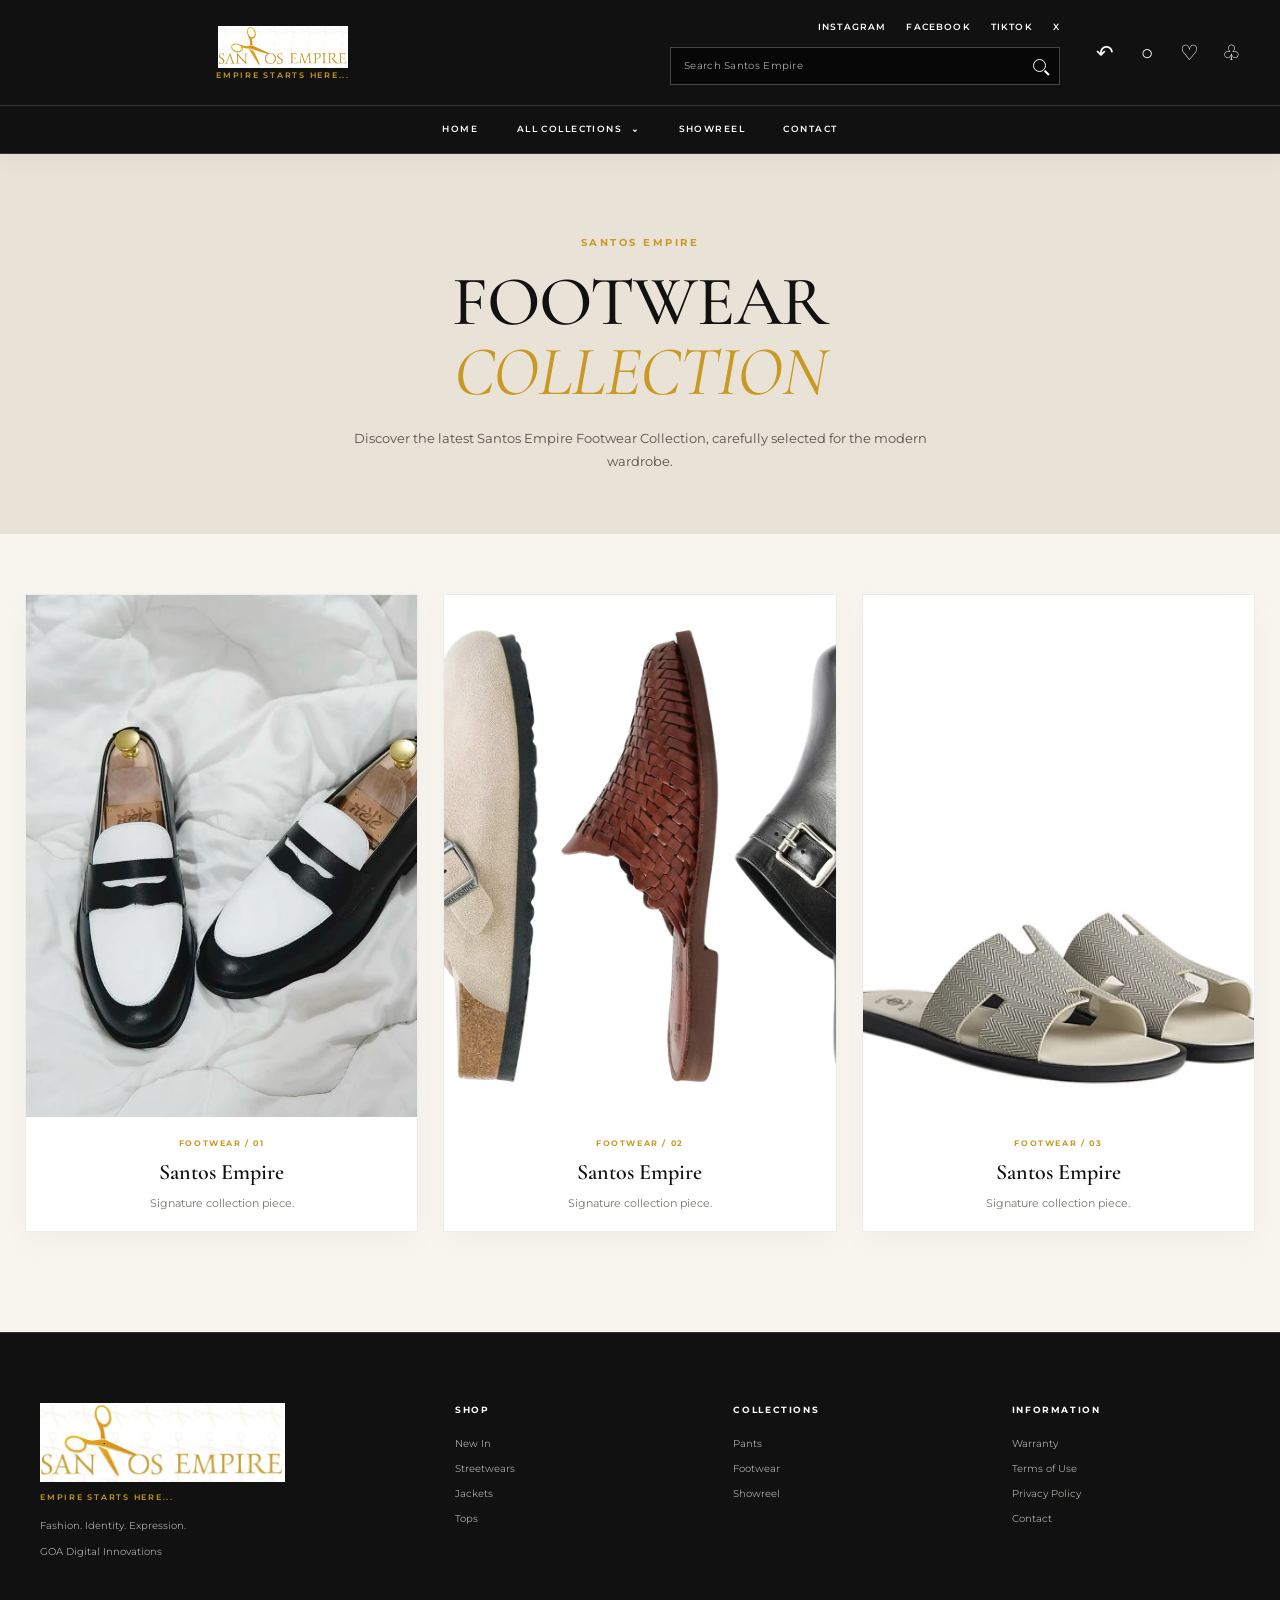
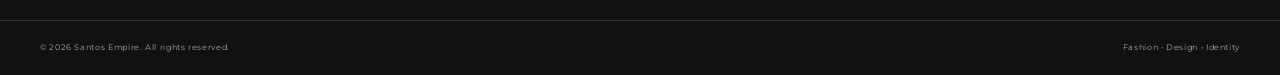
<file: FOOTWEAR/index.html>
<!DOCTYPE html>
<html lang="en">

<head>

    <meta charset="UTF-8">

    <meta
        name="viewport"
        content="width=device-width, initial-scale=1.0"
    >

    <meta
        name="description"
        content="Santos Empire FOOTWEAR Collection."
    >

    <meta
        name="theme-color"
        content="#111111"
    >

    <title>
        Santos Empire | FOOTWEAR
    </title>


    <!-- GOOGLE FONTS -->

    <link
        rel="preconnect"
        href="https://fonts.googleapis.com"
    >

    <link
        rel="preconnect"
        href="https://fonts.gstatic.com"
        crossorigin
    >

    <link
        href="https://fonts.googleapis.com/css2?family=Cormorant+Garamond:ital,wght@0,400;0,500;0,600;0,700;1,400;1,600&family=Montserrat:wght@300;400;500;600;700&display=swap"
        rel="stylesheet"
    >


    <!-- MAIN CSS -->

    <link
        rel="stylesheet"
        href="../style.css"
    >

    <style>
        /* =========================================================
           PAGE-SPECIFIC COLLECTION STYLES
        ========================================================= */

        /* Site Header & Footer Dark Theme Overrides */
        .site-header {
            background: #111111 !important;
            color: #ffffff !important;
            border-bottom: 1px solid rgba(255, 255, 255, 0.14) !important;
        }

        .site-header .social-links a,
        .site-header .main-navigation > a,
        .site-header .nav-dropdown > button,
        .site-header .desktop-utilities .utility-item {
            color: #ffffff !important;
        }

        .search-box {
            border: 1px solid rgba(255, 255, 255, 0.25) !important;
            background: rgba(0, 0, 0, 0.6) !important;
        }

        .search-box input {
            color: #ffffff !important;
        }

        .search-box input::placeholder {
            color: #aaa7a1 !important;
        }

        .search-icon {
            border-color: #ffffff !important;
        }

        .search-icon::after {
            background: #ffffff !important;
        }

        .main-navigation {
            border-top: 1px solid rgba(255, 255, 255, 0.14) !important;
        }

        .nav-dropdown-menu {
            background: #111111 !important;
            border: 1px solid rgba(255, 255, 255, 0.14) !important;
        }

        .nav-dropdown-menu a {
            color: #ffffff !important;
            border-bottom: 1px solid rgba(255, 255, 255, 0.14) !important;
        }

        .site-footer {
            background: #111111 !important;
            color: #ffffff !important;
            border-top: 1px solid rgba(255, 255, 255, 0.14) !important;
        }

        .footer-column h4 {
            color: #ffffff !important;
        }

        .footer-column a,
        .footer-brand p,
        .footer-bottom {
            color: #aaa7a1 !important;
        }

        .footer-bottom {
            border-top: 1px solid rgba(255, 255, 255, 0.14) !important;
        }

        /* Centralized Collection Hero Title & Text */
        .collection-page-hero {
            display: flex;
            align-items: center;
            justify-content: center;
            text-align: center;
            padding: 80px 20px 60px;
            background: #e9e2d7;
        }

        .collection-page-hero > div {
            max-width: 750px;
            margin: 0 auto;
        }

        .collection-page-hero .eyebrow {
            font-size: 10px;
            font-weight: 700;
            letter-spacing: 0.25em;
            color: #c89a25;
            margin-bottom: 15px;
            text-transform: uppercase;
        }

        .collection-page-hero h1 {
            font-family: var(--serif, "Cormorant Garamond", Georgia, serif);
            font-size: clamp(38px, 6vw, 70px);
            font-weight: 500;
            line-height: 1;
            letter-spacing: -0.02em;
            text-transform: uppercase;
            color: #111111;
            margin-bottom: 20px;
        }

        .collection-page-hero h1 em {
            font-style: italic;
            color: #c89a25;
            font-weight: 400;
        }

        .collection-page-hero p {
            font-size: 13px;
            line-height: 1.8;
            color: #55514b;
            margin: 0 auto;
            max-width: 580px;
        }

        /* Horizontal Layout Grid for Cards */
        .master-collections {
            max-width: 1300px;
            margin: 0 auto;
            padding: 60px 25px 100px;
        }

        .collection-gallery {
            display: grid;
            grid-template-columns: repeat(3, 1fr);
            gap: 25px;
            align-items: stretch;
        }

        .collection-gallery-card {
            display: flex;
            flex-direction: column;
            background: #ffffff;
            border: 1px solid rgba(17, 17, 17, 0.08);
            box-shadow: 0 10px 30px rgba(0, 0, 0, 0.03);
            overflow: hidden;
            transition: transform 0.3s ease, box-shadow 0.3s ease;
        }

        .collection-gallery-card:hover {
            transform: translateY(-5px);
            box-shadow: 0 15px 35px rgba(0, 0, 0, 0.08);
        }

        .gallery-image {
            width: 100%;
            aspect-ratio: 3 / 4;
            overflow: hidden;
            background: #f0eae1;
        }

        .gallery-image img {
            width: 100%;
            height: 100%;
            object-fit: cover;
            display: block;
            transition: transform 0.6s ease;
        }

        .collection-gallery-card:hover .gallery-image img {
            transform: scale(1.05);
        }

        /* Centralized Card Description Text */
        .gallery-info {
            padding: 20px 15px;
            text-align: center;
            display: flex;
            flex-direction: column;
            align-items: center;
            justify-content: center;
        }

        .gallery-info span {
            display: block;
            font-size: 8px;
            font-weight: 700;
            letter-spacing: 0.2em;
            color: #c89a25;
            margin-bottom: 6px;
            text-transform: uppercase;
        }

        .gallery-info h3 {
            font-family: var(--serif, "Cormorant Garamond", Georgia, serif);
            font-size: 22px;
            font-weight: 600;
            color: #111111;
            margin-bottom: 4px;
        }

        .gallery-info p {
            font-size: 11px;
            color: #77736c;
            line-height: 1.5;
        }

        /* Responsive Breakpoints */
        @media (max-width: 900px) {
            .collection-gallery {
                grid-template-columns: repeat(2, 1fr);
                gap: 20px;
            }
        }

        @media (max-width: 600px) {
            .collection-gallery {
                grid-template-columns: repeat(2, 1fr);
                gap: 12px;
            }

            .gallery-info {
                padding: 12px 8px;
            }

            .gallery-info h3 {
                font-size: 18px;
            }

            .gallery-info p {
                font-size: 10px;
            }

            /* Mobile Menu Button Transparent Fix */
            .mobile-menu-button,
            .mobile-utility-button {
                background: transparent !important;
                border: none !important;
                box-shadow: none !important;
                padding: 0 !important;
            }

            .mobile-menu-button span,
            .mobile-utility-button span {
                background-color: #ffffff !important;
            }

            .mobile-navigation,
            .mobile-quick-navigation,
            .mobile-search,
            .mobile-utility-menu,
            .mobile-collection-list {
                background: #111111 !important;
                border-color: rgba(255, 255, 255, 0.14) !important;
            }

            .mobile-quick-navigation > a,
            .mobile-collection-dropdown > summary,
            .mobile-collection-list a,
            .mobile-utility-menu a,
            .mobile-menu-section a {
                color: #ffffff !important;
            }
        }
    </style>

</head>


<body class="collection-page">


<!-- =====================================================
     HEADER
===================================================== -->

<header class="site-header">


    <div class="header-main">


        <!-- HAMBURGER -->

        <button
            class="mobile-menu-button"
            id="mobileMenuButton"
            type="button"
            aria-label="Open menu"
            aria-expanded="false"
        >

            <span></span>
            <span></span>
            <span></span>

        </button>


        <!-- LOGO -->

        <a
            href="../index.html"
            class="brand"
            aria-label="Santos Empire Home"
        >

            <img
                src="../logo.jpg"
                alt="Santos Empire"
                class="brand-logo"
            >

            <span class="brand-tagline">
                Empire Starts Here...
            </span>

        </a>


        <!-- SOCIAL + SEARCH -->

        <div class="header-middle">


            <div class="social-links">

                <a href="https://www.instagram.com/sultansantos7" target="_blank" aria-label="Instagram">
                    Instagram
                </a>

                <a href="https://www.facebook.com/sultansantos7" target="_blank" aria-label="Facebook">
                    Facebook
                </a>

                <a href="https://www.tiktok.com/@sultan_santos09?_r=1&_t=ZS-9ARhkvFARPO" target="_blank" aria-label="TikTok">
                    TikTok
                </a>

                <a href="https://x.com/sultansantos7" target="_blank" aria-label="X">
                    X
                </a>

            </div>


            <div class="search-box">

                <input
                    type="search"
                    id="searchInput"
                    placeholder="Search Santos Empire"
                    autocomplete="off"
                    aria-label="Search Santos Empire"
                >

                <button
                    id="searchButton"
                    type="button"
                    aria-label="Search"
                >

                    <span class="search-icon"></span>

                </button>

            </div>


        </div>


        <!-- DESKTOP UTILITIES -->

        <div class="desktop-utilities">

            <a
                href="#"
                class="utility-item"
                title="Recently Viewed"
                aria-label="Recently Viewed"
            >

                <span class="utility-icon">
                    ↶
                </span>

            </a>


            <a
                href="#"
                class="utility-item"
                title="My Account"
                aria-label="My Account"
            >

                <span class="utility-icon">
                    ○
                </span>

            </a>


            <a
                href="#"
                class="utility-item"
                title="Wishlist"
                aria-label="Wishlist"
            >

                <span class="utility-icon">
                    ♡
                </span>

            </a>


            <a
                href="#"
                class="utility-item"
                title="Shopping Bag"
                aria-label="Shopping Bag"
            >

                <span class="utility-icon">
                    ♧
                </span>

            </a>

        </div>


        <!-- MOBILE THREE DOT -->

        <button
            class="mobile-utility-button"
            id="mobileUtilityButton"
            type="button"
            aria-label="More options"
            aria-expanded="false"
        >

            <span></span>
            <span></span>
            <span></span>

        </button>


    </div>


    <!-- MOBILE QUICK NAVIGATION -->

    <div class="mobile-quick-navigation">


        <a href="../index.html">
            HOME
        </a>


        <details class="mobile-collection-dropdown">

            <summary>

                ALL COLLECTIONS

                <span>+</span>

            </summary>


            <div class="mobile-collection-list">

                <a href="../New_in/index.html">
                    NEW IN
                </a>

                <a href="../Streetwears/index.html">
                    STREETWEARS
                </a>

                <a href="../Senators%20with%20Agbada/index.html">
                     AGBADA DESIGNS
                </a>

                <a href="../KAFTAN SENATOR/index.html">KAFTAN SENATOR DESIGNS</a>

                <a href="../JACKETS/index.html">
                    JACKETS
                </a>

                <a href="../TOPS/index.html">
                    TOPS
                </a>

                <a href="../PANTS/index.html">
                    PANTS
                </a>

                <a href="../FOOTWEAR/index.html">
                    FOOTWEAR
                </a>

            </div>

        </details>


        <a href="../CONTACT/index.html">
            CONTACT
        </a>


    </div>


    <!-- MOBILE SEARCH -->

    <div class="mobile-search">

        <div class="search-box">

            <input
                type="search"
                id="mobileSearchInput"
                placeholder="Search Santos Empire"
                autocomplete="off"
                aria-label="Search Santos Empire"
            >

            <button
                id="mobileSearchButton"
                type="button"
                aria-label="Search"
            >

                <span class="search-icon"></span>

            </button>

        </div>

    </div>


    <!-- MOBILE THREE-DOT MENU -->

    <div
        class="mobile-utility-menu"
        id="mobileUtilityMenu"
    >

        <a href="#">
            <span>↶</span>
            Recently Viewed
        </a>

        <a href="#">
            <span>○</span>
            My Account
        </a>

        <a href="#">
            <span>♡</span>
            Wishlist
        </a>

        <a href="#">
            <span>♧</span>
            Shopping Bag
        </a>

    </div>


    <!-- DESKTOP NAVIGATION -->

    <nav
        class="main-navigation"
        aria-label="Main navigation"
    >


        <a href="../index.html">
            HOME
        </a>


        <div class="nav-dropdown">

            <button type="button">

                ALL COLLECTIONS

                <span>⌄</span>

            </button>


            <div class="nav-dropdown-menu">

                <a href="../New_in/index.html">
                    NEW IN
                </a>

                <a href="../Streetwears/index.html">
                    STREETWEARS
                </a>

                <a href="../Senators%20with%20Agbada/index.html">
                     AGBADA DESIGNS
                </a>

                <a href="../KAFTAN SENATOR/index.html">KAFTAN SENATOR DESIGN</a>

                <a href="../JACKETS/index.html">
                    JACKETS
                </a>

                <a href="../TOPS/index.html">
                    TOPS
                </a>

                <a href="../PANTS/index.html">
                    PANTS
                </a>

                <a href="../FOOTWEAR/index.html" class="active">
                    FOOTWEAR
                </a>

            </div>

        </div>


        <a href="../SHOWREEL/index.html">
            SHOWREEL
        </a>


        <a href="../CONTACT/index.html">
            CONTACT
        </a>


    </nav>


</header>


<!-- =====================================================
     HAMBURGER MENU
===================================================== -->

<div
    class="mobile-navigation"
    id="mobileNavigation"
>


    <div class="mobile-navigation-header">

        <span>
            
        </span>

        <button
            id="closeMobileNavigation"
            type="button"
            aria-label="Close menu"
        >
            ×
        </button>

    </div>


    <!-- SOCIAL MEDIA -->

    <div class="mobile-menu-section">

        <small>
            CONNECT
        </small>

        <a href="https://www.instagram.com/sultansantos7">
            Instagram
        </a>

        <a href="https://www.facebook.com/sultansantos7">
            Facebook
        </a>

        <a href="https://www.tiktok.com/@sultan_santos09?_r=1&_t=ZS-9ARhkvFARPO">
            TikTok
        </a>

        <a href="https://x.com/sultansantos7">
            X
        </a>

    </div>


    <!-- POLICIES -->

    <div class="mobile-menu-section">

        <small>
            INFORMATION
        </small>

        <a href="#">
            Warranty
        </a>

        <a href="#">
            Terms of Use
        </a>

        <a href="#">
            Privacy Policy
        </a>

        <a href="#">
            Cookie Settings
        </a>

    </div>


</div>


<!-- =====================================================
     COLLECTION HERO
===================================================== -->

<section class="collection-page-hero">

    <div>

        <p class="eyebrow">
            SANTOS EMPIRE
        </p>


        <h1>
            FOOTWEAR
            <em>COLLECTION</em>
        </h1>


        <p>

            Discover the latest Santos Empire
            Footwear Collection,
            carefully selected for the modern wardrobe.

        </p>

    </div>

</section>


<!-- =====================================================
     COLLECTION GRID
===================================================== -->

<main class="master-collections">


    <div class="collection-gallery">


        <!-- IMAGE 01 -->

        <article class="collection-gallery-card">

            <div class="gallery-image">

                <img
                    src="images/FOOTWEAR.jpg"
                    alt="Santos Empire FOOTWEAR 01"
                    loading="lazy"
                >

            </div>


            <div class="gallery-info">

                <span>
                    FOOTWEAR / 01
                </span>

                <h3>
                    Santos Empire
                </h3>

                <p>
                    Signature collection piece.
                </p>

            </div>

        </article>


        <!-- IMAGE 02 -->

        <article class="collection-gallery-card">

            <div class="gallery-image">

                <img
                    src="images/FOOTWEARS02.JPG"
                    alt="Santos Empire FOOTWEAR 02"
                    loading="lazy"
                >

            </div>


            <div class="gallery-info">

                <span>
                    FOOTWEAR / 02
                </span>

                <h3>
                    Santos Empire
                </h3>

                <p>
                    Signature collection piece.
                </p>

            </div>

        </article>


        <!-- IMAGE 03 -->

        <article class="collection-gallery-card">

            <div class="gallery-image">

                <img
                    src="images/FOOTWEAR01.JPG"
                    alt="Santos Empire FOOTWEAR 03"
                    loading="lazy"
                >

            </div>


            <div class="gallery-info">

                <span>
                    FOOTWEAR / 03
                </span>

                <h3>
                    Santos Empire
                </h3>

                <p>
                    Signature collection piece.
                </p>

            </div>

        </article>


    </div>


</main>


<!-- =====================================================
     FOOTER
===================================================== -->

<footer class="site-footer">


    <div class="footer-main">


        <!-- FOOTER BRAND -->

        <div class="footer-brand">

            <img
                src="../logo.jpg"
                alt="Santos Empire"
                class="footer-logo-image"
            >

            <span class="brand-tagline">
                Empire Starts Here...
            </span>

            <p>
                Fashion. Identity. Expression.
            </p>

            <p class="footer-signature">
                GOA Digital Innovations
            </p>

        </div>


        <!-- SHOP -->

        <div class="footer-column">

            <h4>
                SHOP
            </h4>

            <a href="../New_in/index.html">
                New In
            </a>

            <a href="../Streetwears/index.html">
                Streetwears
            </a>

            <a href="../JACKETS/index.html">
                Jackets
            </a>

            <a href="../TOPS/index.html">
                Tops
            </a>

        </div>


        <!-- COLLECTIONS -->

        <div class="footer-column">

            <h4>
                COLLECTIONS
            </h4>

            <a href="../PANTS/index.html">
                Pants
            </a>

            <a href="../FOOTWEAR/index.html">
                Footwear
            </a>

            <a href="../SHOWREEL/index.html">
                Showreel
            </a>

        </div>


        <!-- INFORMATION -->

        <div class="footer-column">

            <h4>
                INFORMATION
            </h4>

            <a href="#">
                Warranty
            </a>

            <a href="#">
                Terms of Use
            </a>

            <a href="#">
                Privacy Policy
            </a>

            <a href="../CONTACT/index.html">
                Contact
            </a>

        </div>


    </div>


    <div class="footer-bottom">

        <span>

            ©
            <span id="year"></span>
            Santos Empire.
            All rights reserved.

        </span>


        <span>
            Fashion • Design • Identity
        </span>

    </div>


</footer>


<script src="../script.js"></script>

</body>

</html>
</file>
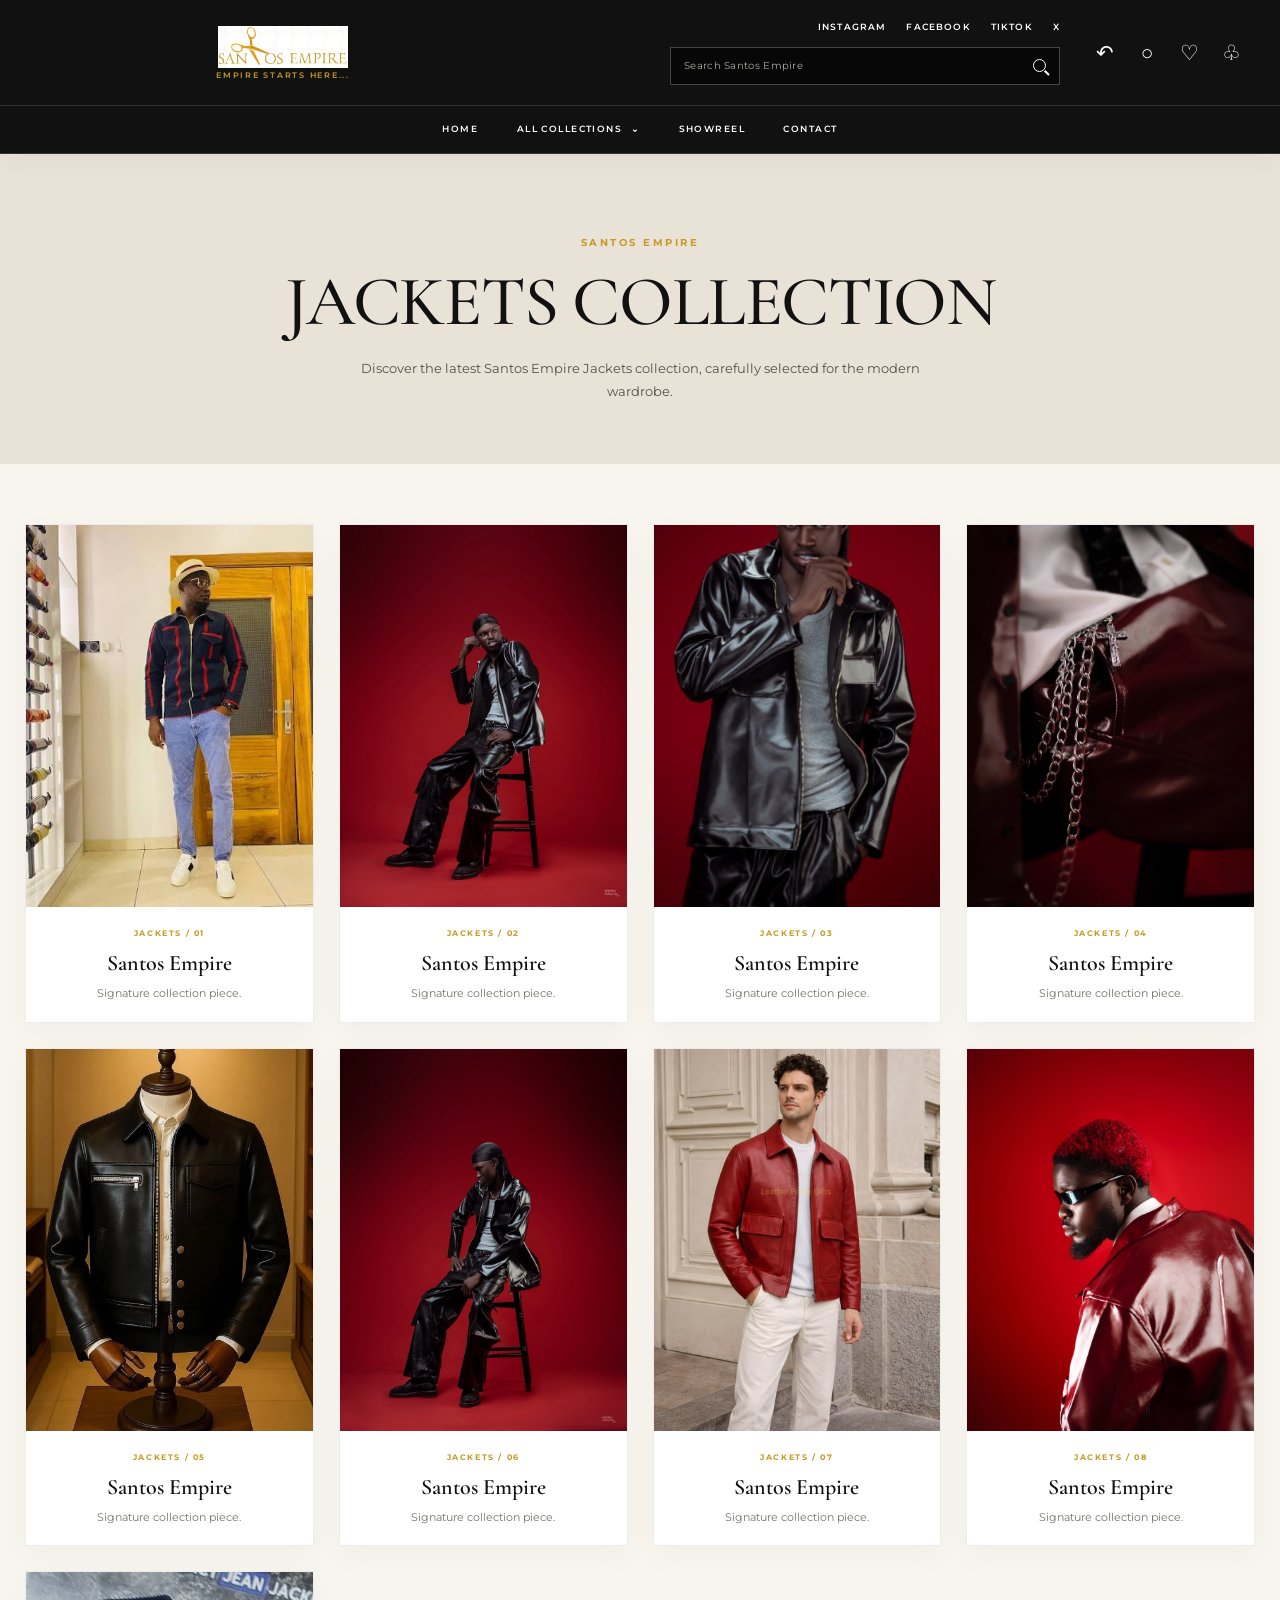
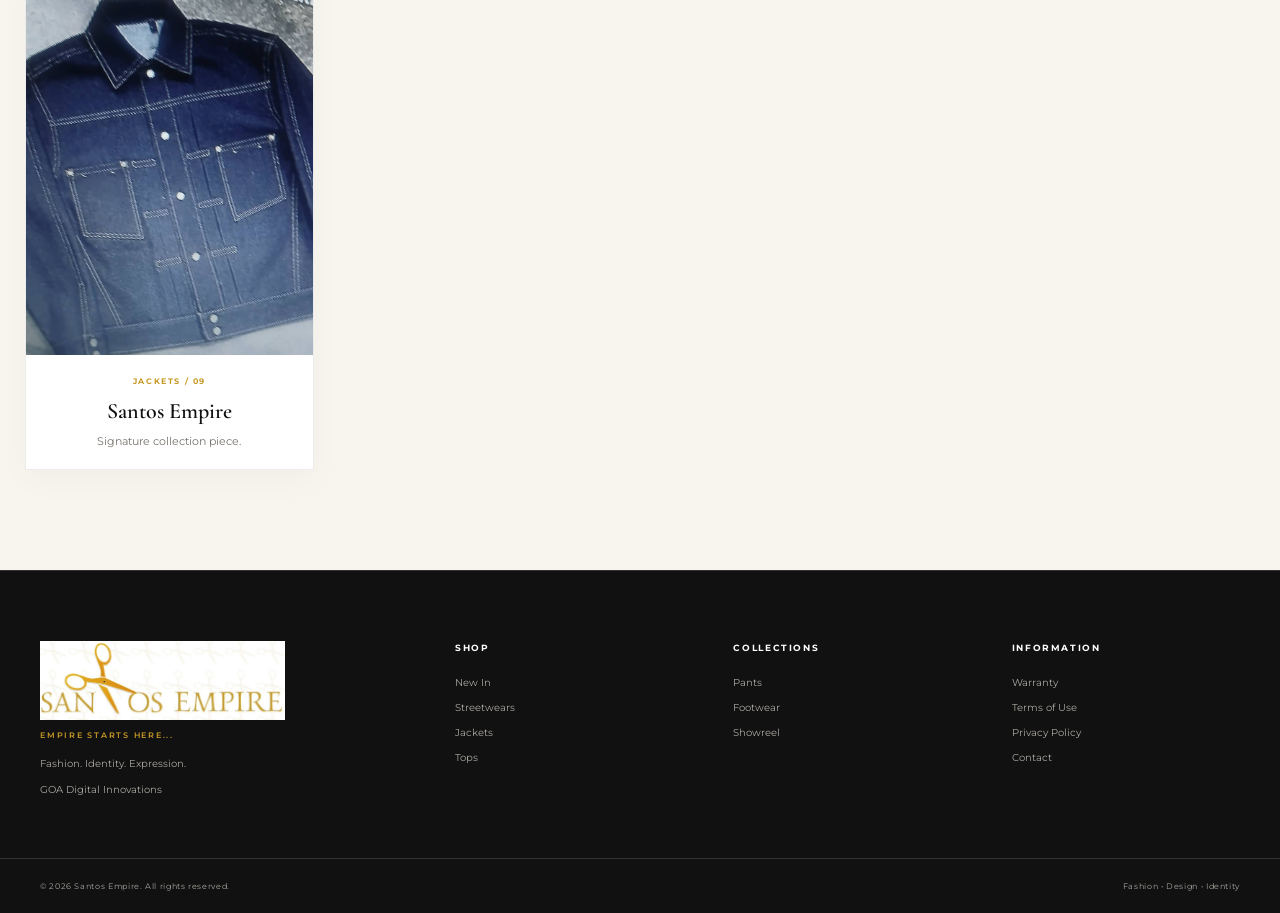
<file: JACKETS/index.html>
<!DOCTYPE html>
<html lang="en">

<head>

    <meta charset="UTF-8">

    <meta
        name="viewport"
        content="width=device-width, initial-scale=1.0"
    >

    <meta
        name="description"
        content="Santos Empire JACKETS Collection."
    >

    <meta
        name="theme-color"
        content="#111111"
    >

    <title>
        Santos Empire | JACKETS
    </title>


    <!-- GOOGLE FONTS -->

    <link
        rel="preconnect"
        href="https://fonts.googleapis.com"
    >

    <link
        rel="preconnect"
        href="https://fonts.gstatic.com"
        crossorigin
    >

    <link
        href="https://fonts.googleapis.com/css2?family=Cormorant+Garamond:ital,wght@0,400;0,500;0,600;0,700;1,400;1,600&family=Montserrat:wght@300;400;500;600;700&display=swap"
        rel="stylesheet"
    >


    <!-- MAIN CSS -->

    <link
        rel="stylesheet"
        href="../style.css"
    >

    <style>
        /* =========================================================
           PAGE-SPECIFIC COLLECTION STYLES
        ========================================================= */

        /* Site Header & Footer Dark Theme Overrides */
        .site-header {
            background: #111111 !important;
            color: #ffffff !important;
            border-bottom: 1px solid rgba(255, 255, 255, 0.14) !important;
        }

        .site-header .social-links a,
        .site-header .main-navigation > a,
        .site-header .nav-dropdown > button,
        .site-header .desktop-utilities .utility-item {
            color: #ffffff !important;
        }

        .search-box {
            border: 1px solid rgba(255, 255, 255, 0.25) !important;
            background: rgba(0, 0, 0, 0.6) !important;
        }

        .search-box input {
            color: #ffffff !important;
        }

        .search-box input::placeholder {
            color: #aaa7a1 !important;
        }

        .search-icon {
            border-color: #ffffff !important;
        }

        .search-icon::after {
            background: #ffffff !important;
        }

        .main-navigation {
            border-top: 1px solid rgba(255, 255, 255, 0.14) !important;
        }

        .nav-dropdown-menu {
            background: #111111 !important;
            border: 1px solid rgba(255, 255, 255, 0.14) !important;
        }

        .nav-dropdown-menu a {
            color: #ffffff !important;
            border-bottom: 1px solid rgba(255, 255, 255, 0.14) !important;
        }

        .site-footer {
            background: #111111 !important;
            color: #ffffff !important;
            border-top: 1px solid rgba(255, 255, 255, 0.14) !important;
        }

        .footer-column h4 {
            color: #ffffff !important;
        }

        .footer-column a,
        .footer-brand p,
        .footer-bottom {
            color: #aaa7a1 !important;
        }

        .footer-bottom {
            border-top: 1px solid rgba(255, 255, 255, 0.14) !important;
        }

        /* Centralized Collection Hero Title & Text */
        .collection-page-hero {
            display: flex;
            align-items: center;
            justify-content: center;
            text-align: center;
            padding: 80px 20px 60px;
            background: #e9e2d7;
        }

        .collection-page-hero > div {
            max-width: 750px;
            margin: 0 auto;
        }

        .collection-page-hero .eyebrow {
            font-size: 10px;
            font-weight: 700;
            letter-spacing: 0.25em;
            color: #c89a25;
            margin-bottom: 15px;
            text-transform: uppercase;
        }

        .collection-page-hero h1 {
            font-family: var(--serif, "Cormorant Garamond", Georgia, serif);
            font-size: clamp(38px, 6vw, 70px);
            font-weight: 500;
            line-height: 1;
            letter-spacing: -0.02em;
            text-transform: uppercase;
            color: #111111;
            margin-bottom: 20px;
        }

        .collection-page-hero p {
            font-size: 13px;
            line-height: 1.8;
            color: #55514b;
            margin: 0 auto;
            max-width: 580px;
        }

        /* Horizontal Layout Grid for Cards */
        .master-collections {
            max-width: 1300px;
            margin: 0 auto;
            padding: 60px 25px 100px;
        }

        .collection-gallery {
            display: grid;
            grid-template-columns: repeat(4, 1fr);
            gap: 25px;
            align-items: stretch;
        }

        .collection-gallery-card {
            display: flex;
            flex-direction: column;
            background: #ffffff;
            border: 1px solid rgba(17, 17, 17, 0.08);
            box-shadow: 0 10px 30px rgba(0, 0, 0, 0.03);
            overflow: hidden;
            transition: transform 0.3s ease, box-shadow 0.3s ease;
        }

        .collection-gallery-card:hover {
            transform: translateY(-5px);
            box-shadow: 0 15px 35px rgba(0, 0, 0, 0.08);
        }

        .gallery-image {
            width: 100%;
            aspect-ratio: 3 / 4;
            overflow: hidden;
            background: #f0eae1;
        }

        .gallery-image img {
            width: 100%;
            height: 100%;
            object-fit: cover;
            display: block;
            transition: transform 0.6s ease;
        }

        .collection-gallery-card:hover .gallery-image img {
            transform: scale(1.05);
        }

        /* Centralized Card Description Text */
        .gallery-info {
            padding: 20px 15px;
            text-align: center;
            display: flex;
            flex-direction: column;
            align-items: center;
            justify-content: center;
        }

        .gallery-info span {
            display: block;
            font-size: 8px;
            font-weight: 700;
            letter-spacing: 0.2em;
            color: #c89a25;
            margin-bottom: 6px;
            text-transform: uppercase;
        }

        .gallery-info h3 {
            font-family: var(--serif, "Cormorant Garamond", Georgia, serif);
            font-size: 22px;
            font-weight: 600;
            color: #111111;
            margin-bottom: 4px;
        }

        .gallery-info p {
            font-size: 11px;
            color: #77736c;
            line-height: 1.5;
        }

        /* Responsive Breakpoints */
        @media (max-width: 1024px) {
            .collection-gallery {
                grid-template-columns: repeat(2, 1fr);
                gap: 20px;
            }
        }

        @media (max-width: 600px) {
            .collection-gallery {
                grid-template-columns: repeat(2, 1fr);
                gap: 12px;
            }

            .gallery-info {
                padding: 12px 8px;
            }

            .gallery-info h3 {
                font-size: 18px;
            }

            .gallery-info p {
                font-size: 10px;
            }

            /* Mobile Menu Button Transparent Fix */
            .mobile-menu-button,
            .mobile-utility-button {
                background: transparent !important;
                border: none !important;
                box-shadow: none !important;
                padding: 0 !important;
            }

            .mobile-menu-button span,
            .mobile-utility-button span {
                background-color: #ffffff !important;
            }

            .mobile-navigation,
            .mobile-quick-navigation,
            .mobile-search,
            .mobile-utility-menu,
            .mobile-collection-list {
                background: #111111 !important;
                border-color: rgba(255, 255, 255, 0.14) !important;
            }

            .mobile-quick-navigation > a,
            .mobile-collection-dropdown > summary,
            .mobile-collection-list a,
            .mobile-utility-menu a,
            .mobile-menu-section a {
                color: #ffffff !important;
            }
        }
    </style>

</head>


<body class="collection-page">


<!-- =====================================================
     HEADER
===================================================== -->

<header class="site-header">


    <div class="header-main">


        <!-- HAMBURGER -->

        <button
            class="mobile-menu-button"
            id="mobileMenuButton"
            type="button"
            aria-label="Open menu"
            aria-expanded="false"
        >

            <span></span>
            <span></span>
            <span></span>

        </button>


        <!-- LOGO -->

        <a
            href="../index.html"
            class="brand"
            aria-label="Santos Empire Home"
        >

            <img
                src="../logo.jpg"
                alt="Santos Empire"
                class="brand-logo"
            >

            <span class="brand-tagline">
                Empire Starts Here...
            </span>

        </a>


        <!-- SOCIAL + SEARCH -->

        <div class="header-middle">


            <div class="social-links">

                <a href="https://www.instagram.com/sultansantos7" target="_blank" aria-label="Instagram">
                    Instagram
                </a>

                <a href="https://www.facebook.com/sultansantos7" target="_blank" aria-label="Facebook">
                    Facebook
                </a>

                <a href="https://www.tiktok.com/@sultan_santos09?_r=1&_t=ZS-9ARhkvFARPO" target="_blank" aria-label="TikTok">
                    TikTok
                </a>

                <a href="https://x.com/sultansantos7" target="_blank" aria-label="X">
                    X
                </a>

            </div>


            <div class="search-box">

                <input
                    type="search"
                    id="searchInput"
                    placeholder="Search Santos Empire"
                    autocomplete="off"
                    aria-label="Search Santos Empire"
                >

                <button
                    id="searchButton"
                    type="button"
                    aria-label="Search"
                >

                    <span class="search-icon"></span>

                </button>

            </div>


        </div>


        <!-- DESKTOP UTILITIES -->

        <div class="desktop-utilities">

            <a
                href="#"
                class="utility-item"
                title="Recently Viewed"
                aria-label="Recently Viewed"
            >

                <span class="utility-icon">
                    ↶
                </span>

            </a>


            <a
                href="#"
                class="utility-item"
                title="My Account"
                aria-label="My Account"
            >

                <span class="utility-icon">
                    ○
                </span>

            </a>


            <a
                href="#"
                class="utility-item"
                title="Wishlist"
                aria-label="Wishlist"
            >

                <span class="utility-icon">
                    ♡
                </span>

            </a>


            <a
                href="#"
                class="utility-item"
                title="Shopping Bag"
                aria-label="Shopping Bag"
            >

                <span class="utility-icon">
                    ♧
                </span>

            </a>

        </div>


        <!-- MOBILE THREE DOT -->

        <button
            class="mobile-utility-button"
            id="mobileUtilityButton"
            type="button"
            aria-label="More options"
            aria-expanded="false"
        >

            <span></span>
            <span></span>
            <span></span>

        </button>


    </div>


    <!-- MOBILE QUICK NAVIGATION -->

    <div class="mobile-quick-navigation">


        <a href="../index.html">
            HOME
        </a>


        <details class="mobile-collection-dropdown">

            <summary>

                ALL COLLECTIONS

                <span>+</span>

            </summary>


            <div class="mobile-collection-list">

                <a href="../New_in/index.html">
                    NEW IN
                </a>

                <a href="../Streetwears/index.html">
                    STREETWEARS
                </a>

                <a href="../Senators%20with%20Agbada/index.html">
                    AGBADA DESIGNS
                </a>
                
                <a href="../KAFTAN SENATOR/index.html">KAFTAN SENATOR DESIGNS</a>

                <a href="../JACKETS/index.html">
                    JACKETS
                </a>

                <a href="../TOPS/index.html">
                    TOPS
                </a>

                <a href="../PANTS/index.html">
                    PANTS
                </a>

                <a href="../FOOTWEAR/index.html">
                    FOOTWEAR
                </a>

            </div>

        </details>


        <a href="../CONTACT/index.html">
            CONTACT
        </a>


    </div>


    <!-- MOBILE SEARCH -->

    <div class="mobile-search">

        <div class="search-box">

            <input
                type="search"
                id="mobileSearchInput"
                placeholder="Search Santos Empire"
                autocomplete="off"
                aria-label="Search Santos Empire"
            >

            <button
                id="mobileSearchButton"
                type="button"
                aria-label="Search"
            >

                <span class="search-icon"></span>

            </button>

        </div>

    </div>


    <!-- MOBILE THREE-DOT MENU -->

    <div
        class="mobile-utility-menu"
        id="mobileUtilityMenu"
    >

        <a href="#">
            <span>↶</span>
            Recently Viewed
        </a>

        <a href="#">
            <span>○</span>
            My Account
        </a>

        <a href="#">
            <span>♡</span>
            Wishlist
        </a>

        <a href="#">
            <span>♧</span>
            Shopping Bag
        </a>

    </div>


    <!-- DESKTOP NAVIGATION -->

    <nav
        class="main-navigation"
        aria-label="Main navigation"
    >


        <a href="../index.html">
            HOME
        </a>


        <div class="nav-dropdown">

            <button type="button">

                ALL COLLECTIONS

                <span>⌄</span>

            </button>


            <div class="nav-dropdown-menu">

                <a href="../New_in/index.html">
                    NEW IN
                </a>

                <a href="../Streetwears/index.html">
                    STREETWEARS
                </a>

                <a href="../Senators%20with%20Agbada/index.html">
                    AGBADA DESIGNS
                </a>

                <a href="/KAFTAN SENATOR/index.html">KAFTAN SENATOR DESIGNS</a>

                <a href="../JACKETS/index.html" class="active">
                    JACKETS
                </a>

                <a href="../TOPS/index.html">
                    TOPS
                </a>

                <a href="../PANTS/index.html">
                    PANTS
                </a>

                <a href="../FOOTWEAR/index.html">
                    FOOTWEAR
                </a>

            </div>

        </div>


        <a href="../SHOWREEL/index.html">
            SHOWREEL
        </a>


        <a href="../CONTACT/index.html">
            CONTACT
        </a>


    </nav>


</header>


<!-- =====================================================
     HAMBURGER MENU
===================================================== -->

<div
    class="mobile-navigation"
    id="mobileNavigation"
>


    <div class="mobile-navigation-header">

        <button
            id="closeMobileNavigation"
            type="button"
            aria-label="Close menu"
        >
            ×
        </button>

    </div>


    <!-- SOCIAL MEDIA -->

    <div class="mobile-menu-section">

        <small>
            CONNECT
        </small>

        <a href="https://www.instagram.com/sultansantos7">
            Instagram
        </a>

        <a href="https://www.facebook.com/sultansantos7">
            Facebook
        </a>

        <a href="https://www.tiktok.com/@sultan_santos09?_r=1&_t=ZS-9ARhkvFARPO">
            TikTok
        </a>

        <a href="https://x.com/sultansantos7">
            X
        </a>

    </div>


    <!-- POLICIES -->

    <div class="mobile-menu-section">

        <small>
            INFORMATION
        </small>

        <a href="#">
            Warranty
        </a>

        <a href="#">
            Terms of Use
        </a>

        <a href="#">
            Privacy Policy
        </a>

        <a href="#">
            Cookie Settings
        </a>

    </div>


</div>


<!-- =====================================================
     COLLECTION HERO
===================================================== -->

<section class="collection-page-hero">

    <div>

        <p class="eyebrow">
            SANTOS EMPIRE
        </p>


        <h1>
            JACKETS COLLECTION
        </h1>


        <p>

            Discover the latest Santos Empire
            Jackets collection, carefully selected for the modern wardrobe.

        </p>

    </div>

</section>


<!-- =====================================================
     COLLECTION GRID
===================================================== -->

<main class="master-collections">


    <div class="collection-gallery">


        <!-- IMAGE 01 -->

        <article class="collection-gallery-card">

            <div class="gallery-image">

                <img
                    src="images/Aso OkeJacket.jpg"
                    alt="Santos Empire JACKET 01"
                    loading="lazy"
                >

            </div>


            <div class="gallery-info">

                <span>
                    JACKETS / 01
                </span>

                <h3>
                    Santos Empire
                </h3>

                <p>
                    Signature collection piece.
                </p>

            </div>

        </article>


        <!-- IMAGE 02 -->

        <article class="collection-gallery-card">

            <div class="gallery-image">

                <img
                    src="images/JACKET03.JPG"
                    alt="Santos Empire JACKET 02"
                    loading="lazy"
                >

            </div>


            <div class="gallery-info">

                <span>
                    JACKETS / 02
                </span>

                <h3>
                    Santos Empire
                </h3>

                <p>
                    Signature collection piece.
                </p>

            </div>

        </article>


        <!-- IMAGE 03 -->

        <article class="collection-gallery-card">

            <div class="gallery-image">

                <img
                    src="images/JACKET02.JPG"
                    alt="Santos Empire JACKET 03"
                    loading="lazy"
                >

            </div>


            <div class="gallery-info">

                <span>
                    JACKETS / 03
                </span>

                <h3>
                    Santos Empire
                </h3>

                <p>
                    Signature collection piece.
                </p>

            </div>

        </article>


        <!-- IMAGE 04 -->

        <article class="collection-gallery-card">

            <div class="gallery-image">

                <img
                    src="images/JACKET04.JPG"
                    alt="Santos Empire JACKET 04"
                    loading="lazy"
                >

            </div>

            <div class="gallery-info">

                <span>
                    JACKETS / 04
                </span>

                <h3>
                    Santos Empire
                </h3>

                <p>
                    Signature collection piece.
                </p>

            </div>

        </article>


        <!-- IMAGE 05 -->

        <article class="collection-gallery-card">

            <div class="gallery-image">

                <img
                    src="images/JACKET.JPG"
                    alt="Santos Empire JACKET 05"
                    loading="lazy"
                >

            </div>

            <div class="gallery-info">

                <span>
                    JACKETS / 05
                </span>

                <h3>
                    Santos Empire
                </h3>

                <p>
                    Signature collection piece.
                </p>

            </div>

        </article>


        <!-- IMAGE 06 -->

        <article class="collection-gallery-card">

            <div class="gallery-image">

                <img
                    src="images/JACKET01.JPG"
                    alt="Santos Empire JACKET 06"
                    loading="lazy"
                >

            </div>

            <div class="gallery-info">

                <span>
                    JACKETS / 06
                </span>

                <h3>
                    Santos Empire
                </h3>

                <p>
                    Signature collection piece.
                </p>

            </div>

        </article>


        <!-- IMAGE 07 -->

        <article class="collection-gallery-card">

            <div class="gallery-image">

                <img
                    src="images/04JACKET.JPG"
                    alt="Santos Empire JACKET 07"
                    loading="lazy"
                >

            </div>

            <div class="gallery-info">

                <span>
                    JACKETS / 07
                </span>

                <h3>
                    Santos Empire
                </h3>

                <p>
                    Signature collection piece.
                </p>

            </div>

        </article>


        <!-- IMAGE 08 -->

        <article class="collection-gallery-card">

            <div class="gallery-image">

                <img
                    src="images/JACKET05.JPG"
                    alt="Santos Empire JACKET 08"
                    loading="lazy"
                >

            </div>

            <div class="gallery-info">

                <span>
                    JACKETS / 08
                </span>

                <h3>
                    Santos Empire
                </h3>

                <p>
                    Signature collection piece.
                </p>

            </div>

        </article>


        <!-- IMAGE 09 -->

        <article class="collection-gallery-card">

            <div class="gallery-image">

                <img
                    src="images/JACKET09.jpg"
                    alt="Santos Empire JACKET 09"
                    loading="lazy"
                >

            </div>

            <div class="gallery-info">

                <span>
                    JACKETS / 09
                </span>

                <h3>
                    Santos Empire
                </h3>

                <p>
                    Signature collection piece.
                </p>

            </div>

        </article>


    </div>


</main>


<!-- =====================================================
     FOOTER
===================================================== -->

<footer class="site-footer">


    <div class="footer-main">


        <!-- FOOTER BRAND -->

        <div class="footer-brand">

            <img
                src="../logo.jpg"
                alt="Santos Empire"
                class="footer-logo-image"
            >

            <span class="brand-tagline">
                Empire Starts Here...
            </span>

            <p>
                Fashion. Identity. Expression.
            </p>

            <p class="footer-signature">
                GOA Digital Innovations
            </p>

        </div>


        <!-- SHOP -->

        <div class="footer-column">

            <h4>
                SHOP
            </h4>

            <a href="../New_in/index.html">
                New In
            </a>

            <a href="../Streetwears/index.html">
                Streetwears
            </a>

            <a href="../JACKETS/index.html">
                Jackets
            </a>

            <a href="../TOPS/index.html">
                Tops
            </a>

        </div>


        <!-- COLLECTIONS -->

        <div class="footer-column">

            <h4>
                COLLECTIONS
            </h4>

            <a href="../PANTS/index.html">
                Pants
            </a>

            <a href="../FOOTWEAR/index.html">
                Footwear
            </a>

            <a href="../SHOWREEL/index.html">
                Showreel
            </a>

        </div>


        <!-- INFORMATION -->

        <div class="footer-column">

            <h4>
                INFORMATION
            </h4>

            <a href="#">
                Warranty
            </a>

            <a href="#">
                Terms of Use
            </a>

            <a href="#">
                Privacy Policy
            </a>

            <a href="../CONTACT/index.html">
                Contact
            </a>

        </div>


    </div>


    <div class="footer-bottom">

        <span>

            ©
            <span id="year"></span>
            Santos Empire.
            All rights reserved.

        </span>


        <span>
            Fashion • Design • Identity
        </span>

    </div>


</footer>


<script src="../script.js"></script>

</body>

</html>
</file>
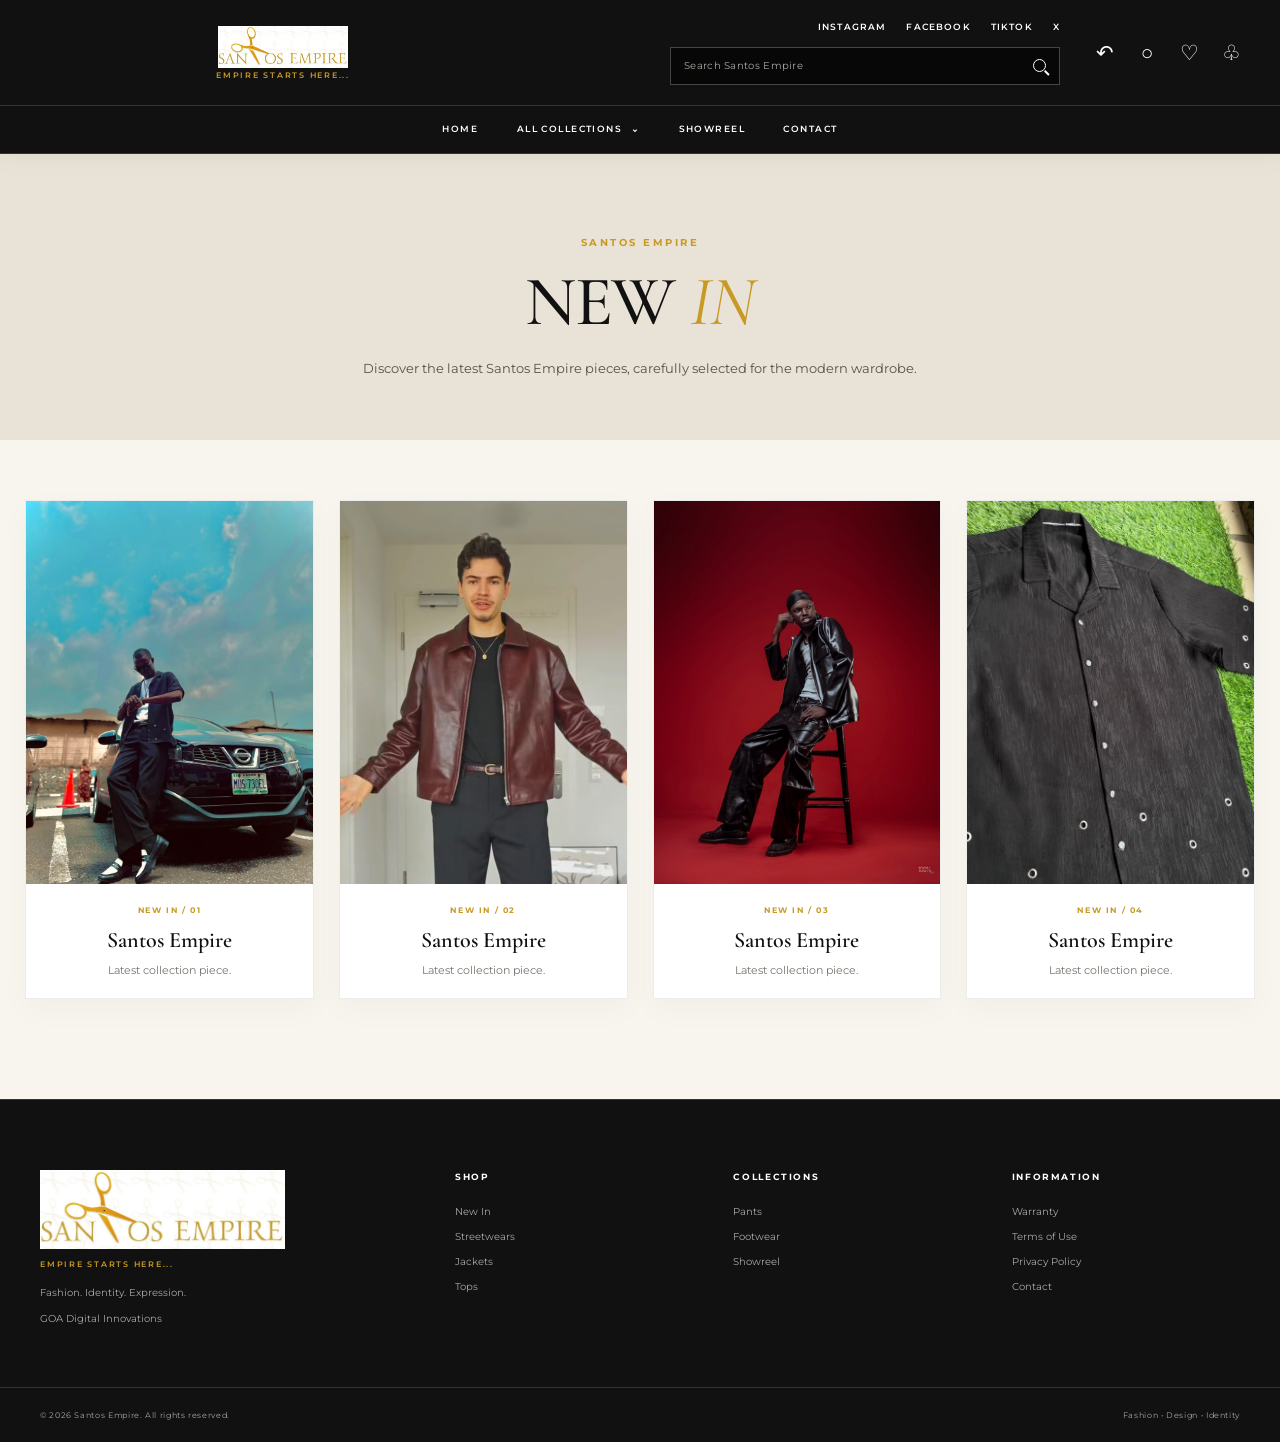
<file: New_in/index.html>
<!DOCTYPE html>
<html lang="en">

<head>

    <meta charset="UTF-8">

    <meta
        name="viewport"
        content="width=device-width, initial-scale=1.0"
    >

    <meta
        name="description"
        content="Santos Empire New In Collection."
    >

    <meta
        name="theme-color"
        content="#111111"
    >

    <title>Santos Empire | New In</title>


    <!-- GOOGLE FONTS -->

    <link
        rel="preconnect"
        href="https://fonts.googleapis.com"
    >

    <link
        rel="preconnect"
        href="https://fonts.gstatic.com"
        crossorigin
    >

    <link
        href="https://fonts.googleapis.com/css2?family=Cormorant+Garamond:ital,wght@0,400;0,500;0,600;0,700;1,400;1,600&family=Montserrat:wght@300;400;500;600;700&display=swap"
        rel="stylesheet"
    >


    <!-- MAIN CSS -->

    <link
        rel="stylesheet"
        href="../style.css"
    >

    <style>
        /* =========================================================
           PAGE-SPECIFIC COLLECTION STYLES
        ========================================================= */

        /* Site Header & Footer Dark Theme Overrides */
        .site-header {
            background: #111111 !important;
            color: #ffffff !important;
            border-bottom: 1px solid rgba(255, 255, 255, 0.14) !important;
        }

        .site-header .social-links a,
        .site-header .main-navigation > a,
        .site-header .nav-dropdown > button,
        .site-header .desktop-utilities .utility-item {
            color: #ffffff !important;
        }

        .search-box {
            border: 1px solid rgba(255, 255, 255, 0.25) !important;
            background: rgba(0, 0, 0, 0.6) !important;
        }

        .search-box input {
            color: #ffffff !important;
        }

        .search-box input::placeholder {
            color: #aaa7a1 !important;
        }

        .search-icon {
            border-color: #ffffff !important;
        }

        .search-icon::after {
            background: #ffffff !important;
        }

        .main-navigation {
            border-top: 1px solid rgba(255, 255, 255, 0.14) !important;
        }

        .nav-dropdown-menu {
            background: #111111 !important;
            border: 1px solid rgba(255, 255, 255, 0.14) !important;
        }

        .nav-dropdown-menu a {
            color: #ffffff !important;
            border-bottom: 1px solid rgba(255, 255, 255, 0.14) !important;
        }

        .site-footer {
            background: #111111 !important;
            color: #ffffff !important;
            border-top: 1px solid rgba(255, 255, 255, 0.14) !important;
        }

        .footer-column h4 {
            color: #ffffff !important;
        }

        .footer-column a,
        .footer-brand p,
        .footer-bottom {
            color: #aaa7a1 !important;
        }

        .footer-bottom {
            border-top: 1px solid rgba(255, 255, 255, 0.14) !important;
        }

        /* Centralized Collection Hero Title & Text */
        .collection-page-hero {
            display: flex;
            align-items: center;
            justify-content: center;
            text-align: center;
            padding: 80px 20px 60px;
            background: #e9e2d7;
        }

        .collection-page-hero > div {
            max-width: 750px;
            margin: 0 auto;
        }

        .collection-page-hero .eyebrow {
            font-size: 10px;
            font-weight: 700;
            letter-spacing: 0.25em;
            color: #c89a25;
            margin-bottom: 15px;
            text-transform: uppercase;
        }

        .collection-page-hero h1 {
            font-family: var(--serif, "Cormorant Garamond", Georgia, serif);
            font-size: clamp(38px, 6vw, 70px);
            font-weight: 500;
            line-height: 1;
            letter-spacing: -0.02em;
            text-transform: uppercase;
            color: #111111;
            margin-bottom: 20px;
        }

        .collection-page-hero h1 em {
            font-style: italic;
            color: #c89a25;
            font-weight: 400;
        }

        .collection-page-hero p {
            font-size: 13px;
            line-height: 1.8;
            color: #55514b;
            margin: 0 auto;
            max-width: 580px;
        }

        /* Horizontal Layout Grid for Cards */
        .master-collections {
            max-width: 1300px;
            margin: 0 auto;
            padding: 60px 25px 100px;
        }

        .collection-gallery {
            display: grid;
            grid-template-columns: repeat(4, 1fr);
            gap: 25px;
            align-items: stretch;
        }

        .collection-gallery-card {
            display: flex;
            flex-direction: column;
            background: #ffffff;
            border: 1px solid rgba(17, 17, 17, 0.08);
            box-shadow: 0 10px 30px rgba(0, 0, 0, 0.03);
            overflow: hidden;
            transition: transform 0.3s ease, box-shadow 0.3s ease;
        }

        .collection-gallery-card:hover {
            transform: translateY(-5px);
            box-shadow: 0 15px 35px rgba(0, 0, 0, 0.08);
        }

        .gallery-image {
            width: 100%;
            aspect-ratio: 3 / 4;
            overflow: hidden;
            background: #f0eae1;
        }

        .gallery-image img {
            width: 100%;
            height: 100%;
            object-fit: cover;
            display: block;
            transition: transform 0.6s ease;
        }

        .collection-gallery-card:hover .gallery-image img {
            transform: scale(1.05);
        }

        /* Centralized Card Description Text */
        .gallery-info {
            padding: 20px 15px;
            text-align: center;
            display: flex;
            flex-direction: column;
            align-items: center;
            justify-content: center;
        }

        .gallery-info span {
            display: block;
            font-size: 8px;
            font-weight: 700;
            letter-spacing: 0.2em;
            color: #c89a25;
            margin-bottom: 6px;
            text-transform: uppercase;
        }

        .gallery-info h3 {
            font-family: var(--serif, "Cormorant Garamond", Georgia, serif);
            font-size: 22px;
            font-weight: 600;
            color: #111111;
            margin-bottom: 4px;
        }

        .gallery-info p {
            font-size: 11px;
            color: #77736c;
            line-height: 1.5;
        }

        /* Responsive Breakpoints */
        @media (max-width: 1024px) {
            .collection-gallery {
                grid-template-columns: repeat(2, 1fr);
                gap: 20px;
            }
        }

        @media (max-width: 600px) {
            .collection-gallery {
                grid-template-columns: repeat(2, 1fr);
                gap: 12px;
            }

            .gallery-info {
                padding: 12px 8px;
            }

            .gallery-info h3 {
                font-size: 18px;
            }

            .gallery-info p {
                font-size: 10px;
            }

            /* Mobile Menu Button Transparent Fix */
            .mobile-menu-button,
            .mobile-utility-button {
                background: transparent !important;
                border: none !important;
                box-shadow: none !important;
                padding: 0 !important;
            }

            .mobile-menu-button span,
            .mobile-utility-button span {
                background-color: #ffffff !important;
            }

            .mobile-navigation,
            .mobile-quick-navigation,
            .mobile-search,
            .mobile-utility-menu,
            .mobile-collection-list {
                background: #111111 !important;
                border-color: rgba(255, 255, 255, 0.14) !important;
            }

            .mobile-quick-navigation > a,
            .mobile-collection-dropdown > summary,
            .mobile-collection-list a,
            .mobile-utility-menu a,
            .mobile-menu-section a {
                color: #ffffff !important;
            }
        }
    </style>

</head>

<body class="collection-page">


<!-- =====================================================
     HEADER
===================================================== -->

<header class="site-header">


    <div class="header-main">


        <!-- HAMBURGER -->

        <button
            class="mobile-menu-button"
            id="mobileMenuButton"
            type="button"
            aria-label="Open menu"
            aria-expanded="false"
        >
            <span></span>
            <span></span>
            <span></span>
        </button>


        <!-- LOGO -->

        <a
            href="../index.html"
            class="brand"
            aria-label="Santos Empire Home"
        >

            <img
                src="../logo.jpg"
                alt="Santos Empire"
                class="brand-logo"
            >

            <span class="brand-tagline">
                Empire Starts Here...
            </span>

        </a>


        <!-- SOCIAL + SEARCH -->

        <div class="header-middle">

            <div class="social-links">

                <a href="https://www.instagram.com/sultansantos7" target="_blank" aria-label="Instagram">
                    Instagram
                </a>

                <a href="https://www.facebook.com/sultansantos7" target="_blank" aria-label="Facebook">
                    Facebook
                </a>

                <a href="https://www.tiktok.com/@sultan_santos09?_r=1&_t=ZS-9ARhkvFARPO" target="_blank" aria-label="TikTok">
                    TikTok
                </a>

                <a href="https://x.com/sultansantos7" target="_blank" aria-label="X">
                    X
                </a>

            </div>


            <div class="search-box">

                <input
                    type="search"
                    id="searchInput"
                    placeholder="Search Santos Empire"
                    autocomplete="off"
                    aria-label="Search Santos Empire"
                >

                <button
                    id="searchButton"
                    type="button"
                    aria-label="Search"
                >
                    <span class="search-icon"></span>
                </button>

            </div>

        </div>


        <!-- DESKTOP UTILITIES -->

        <div class="desktop-utilities">

            <a
                href="#"
                class="utility-item"
                title="Recently Viewed"
                aria-label="Recently Viewed"
            >
                <span class="utility-icon">↶</span>
            </a>

            <a
                href="#"
                class="utility-item"
                title="My Account"
                aria-label="My Account"
            >
                <span class="utility-icon">○</span>
            </a>

            <a
                href="#"
                class="utility-item"
                title="Wishlist"
                aria-label="Wishlist"
            >
                <span class="utility-icon">♡</span>
            </a>

            <a
                href="#"
                class="utility-item"
                title="Shopping Bag"
                aria-label="Shopping Bag"
            >
                <span class="utility-icon">♧</span>
            </a>

        </div>


        <!-- MOBILE THREE DOT -->

        <button
            class="mobile-utility-button"
            id="mobileUtilityButton"
            type="button"
            aria-label="More options"
            aria-expanded="false"
        >
            <span></span>
            <span></span>
            <span></span>
        </button>

    </div>


    <!-- MOBILE QUICK NAVIGATION -->

    <div class="mobile-quick-navigation">

        <a href="../index.html">
            HOME
        </a>

        <details class="mobile-collection-dropdown">

            <summary>
                ALL COLLECTIONS
                <span>+</span>
            </summary>

            <div class="mobile-collection-list">

                <a href="../New_in/index.html">
                    NEW IN
                </a>

                <a href="../Streetwears/index.html">
                    STREETWEARS
                </a>

                <a href="../Senators%20with%20Agbada/index.html">
                    AGBADA DESIGNS
                </a>

                <a href="../KAFTAN SENATOR/index.html">KAFTAN SENATOR DESIGNS</a>

                <a href="../JACKETS/index.html">
                    JACKETS
                </a>

                <a href="../TOPS/index.html">
                    TOPS
                </a>

                <a href="../PANTS/index.html">
                    PANTS
                </a>

                <a href="../FOOTWEAR/index.html">
                    FOOTWEAR
                </a>

            </div>

        </details>

        <a href="../CONTACT/index.html">
            CONTACT
        </a>

    </div>


    <!-- MOBILE SEARCH -->

    <div class="mobile-search">

        <div class="search-box">

            <input
                type="search"
                id="mobileSearchInput"
                placeholder="Search Santos Empire"
                autocomplete="off"
                aria-label="Search Santos Empire"
            >

            <button
                id="mobileSearchButton"
                type="button"
                aria-label="Search"
            >
                <span class="search-icon"></span>
            </button>

        </div>

    </div>


    <!-- MOBILE THREE-DOT MENU -->

    <div
        class="mobile-utility-menu"
        id="mobileUtilityMenu"
    >

        <a href="#"><span>↶</span> Recently Viewed</a>
        <a href="#"><span>○</span> My Account</a>
        <a href="#"><span>♡</span> Wishlist</a>
        <a href="#"><span>♧</span> Shopping Bag</a>

    </div>


    <!-- DESKTOP NAVIGATION -->

    <nav
        class="main-navigation"
        aria-label="Main navigation"
    >

        <a href="../index.html">
            HOME
        </a>

        <div class="nav-dropdown">

            <button type="button">
                ALL COLLECTIONS
                <span>⌄</span>
            </button>

            <div class="nav-dropdown-menu">

                <a href="../New_in/index.html" class="active">NEW IN</a>
                <a href="../Streetwears/index.html">STREETWEARS</a>
                <a href="../Senators%20with%20Agbada/index.html">AGBADA DESIGNS</a>
                <a href="../KAFTAN SENATOR/index.html">KAFTAN SENATOR DESIGNS</a>
                <a href="../JACKETS/index.html">JACKETS</a>
                <a href="../TOPS/index.html">TOPS</a>
                <a href="../PANTS/index.html">PANTS</a>
                <a href="../FOOTWEAR/index.html">FOOTWEAR</a>

            </div>

        </div>

        <a href="../SHOWREEL/index.html">
            SHOWREEL
        </a>

        <a href="../CONTACT/index.html">
            CONTACT
        </a>

    </nav>

</header>


<!-- =====================================================
     HAMBURGER MENU
===================================================== -->

<div
    class="mobile-navigation"
    id="mobileNavigation"
>

    <div class="mobile-navigation-header">

        <button
            id="closeMobileNavigation"
            type="button"
            aria-label="Close menu"
        >
            ×
        </button>

    </div>


    <div class="mobile-menu-section">

        <small>CONNECT</small>

        <a href="https://www.instagram.com/sultansantos7">Instagram</a>
        <a href="https://www.facebook.com/sultansantos7">Facebook</a>
        <a href="https://www.tiktok.com/@sultan_santos09?_r=1&_t=ZS-9ARhkvFARPO">TikTok</a>
        <a href="https://x.com/sultansantos7">X</a>

    </div>


    <div class="mobile-menu-section">

        <small>INFORMATION</small>

        <a href="#">Warranty</a>
        <a href="#">Terms of Use</a>
        <a href="#">Privacy Policy</a>
        <a href="#">Cookie Settings</a>

    </div>

</div>


<!-- =====================================================
     COLLECTION HERO
===================================================== -->

<section class="collection-page-hero">

    <div>

        <p class="eyebrow">
            SANTOS EMPIRE
        </p>

        <h1>
            NEW
            <em>IN</em>
        </h1>

        <p>
            Discover the latest Santos Empire pieces,
            carefully selected for the modern wardrobe.
        </p>

    </div>

</section>


<!-- =====================================================
     COLLECTION GRID
===================================================== -->

<main class="master-collections">


    <div class="collection-gallery">


        <!-- ARTICLE 01 -->

        <article class="collection-gallery-card">

            <div class="gallery-image">

                <img
                    src="/New_in/images/NEW IN02.JPG"
                    alt="Santos Empire New In"
                    loading="lazy"
                >

            </div>

            <div class="gallery-info">

                <span>
                    NEW IN / 01
                </span>

                <h3>
                    Santos Empire
                </h3>

                <p>
                    Latest collection piece.
                </p>

            </div>

        </article>

         <article class="collection-gallery-card">

            <div class="gallery-image">

                <img
                    src="/New_in/images/JACKET.JPG"
                    alt="Santos Empire New In"
                    loading="lazy"
                >

            </div>

            <div class="gallery-info">

                <span>
                    NEW IN / 02
                </span>

                <h3>
                    Santos Empire
                </h3>

                <p>
                    Latest collection piece.
                </p>

            </div>

        </article>

         <article class="collection-gallery-card">

            <div class="gallery-image">

                <img
                    src="/New_in/images/JACKET03.JPG"
                    alt="Santos Empire New In"
                    loading="lazy"
                >

            </div>

            <div class="gallery-info">

                <span>
                    NEW IN / 03
                </span>

                <h3>
                    Santos Empire
                </h3>

                <p>
                    Latest collection piece.
                </p>

            </div>

        </article>

         <article class="collection-gallery-card">

            <div class="gallery-image">

                <img
                    src="/New_in/images/NEW IN01.JPG"
                    alt="Santos Empire New In"
                    loading="lazy"
                >

            </div>

            <div class="gallery-info">

                <span>
                    NEW IN / 04
                </span>

                <h3>
                    Santos Empire
                </h3>

                <p>
                    Latest collection piece.
                </p>

            </div>

        </article>

    </div>


</main>


<!-- =====================================================
     FOOTER
===================================================== -->

<footer class="site-footer">

    <div class="footer-main">

        <!-- FOOTER BRAND -->

        <div class="footer-brand">

            <img
                src="../logo.jpg"
                alt="Santos Empire"
                class="footer-logo-image"
            >

            <span class="brand-tagline">
                Empire Starts Here...
            </span>

            <p>
                Fashion. Identity. Expression.
            </p>

            <p class="footer-signature">
                GOA Digital Innovations
            </p>

        </div>

        <!-- SHOP -->

        <div class="footer-column">

            <h4>
                SHOP
            </h4>

            <a href="../New_in/index.html">New In</a>
            <a href="../Streetwears/index.html">Streetwears</a>
            <a href="../JACKETS/index.html">Jackets</a>
            <a href="../TOPS/index.html">Tops</a>

        </div>

        <!-- COLLECTIONS -->

        <div class="footer-column">

            <h4>
                COLLECTIONS
            </h4>

            <a href="../PANTS/index.html">Pants</a>
            <a href="../FOOTWEAR/index.html">Footwear</a>
            <a href="../SHOWREEL/index.html">Showreel</a>

        </div>

        <!-- INFORMATION -->

        <div class="footer-column">

            <h4>
                INFORMATION
            </h4>

            <a href="#">Warranty</a>
            <a href="#">Terms of Use</a>
            <a href="#">Privacy Policy</a>
            <a href="../CONTACT/index.html">Contact</a>

        </div>

    </div>


    <div class="footer-bottom">

        <span>
            © <span id="year"></span>
            Santos Empire. All rights reserved.
        </span>

        <span>
            Fashion • Design • Identity
        </span>

    </div>

</footer>


<script src="../script.js"></script>

</body>
</html>
</file>
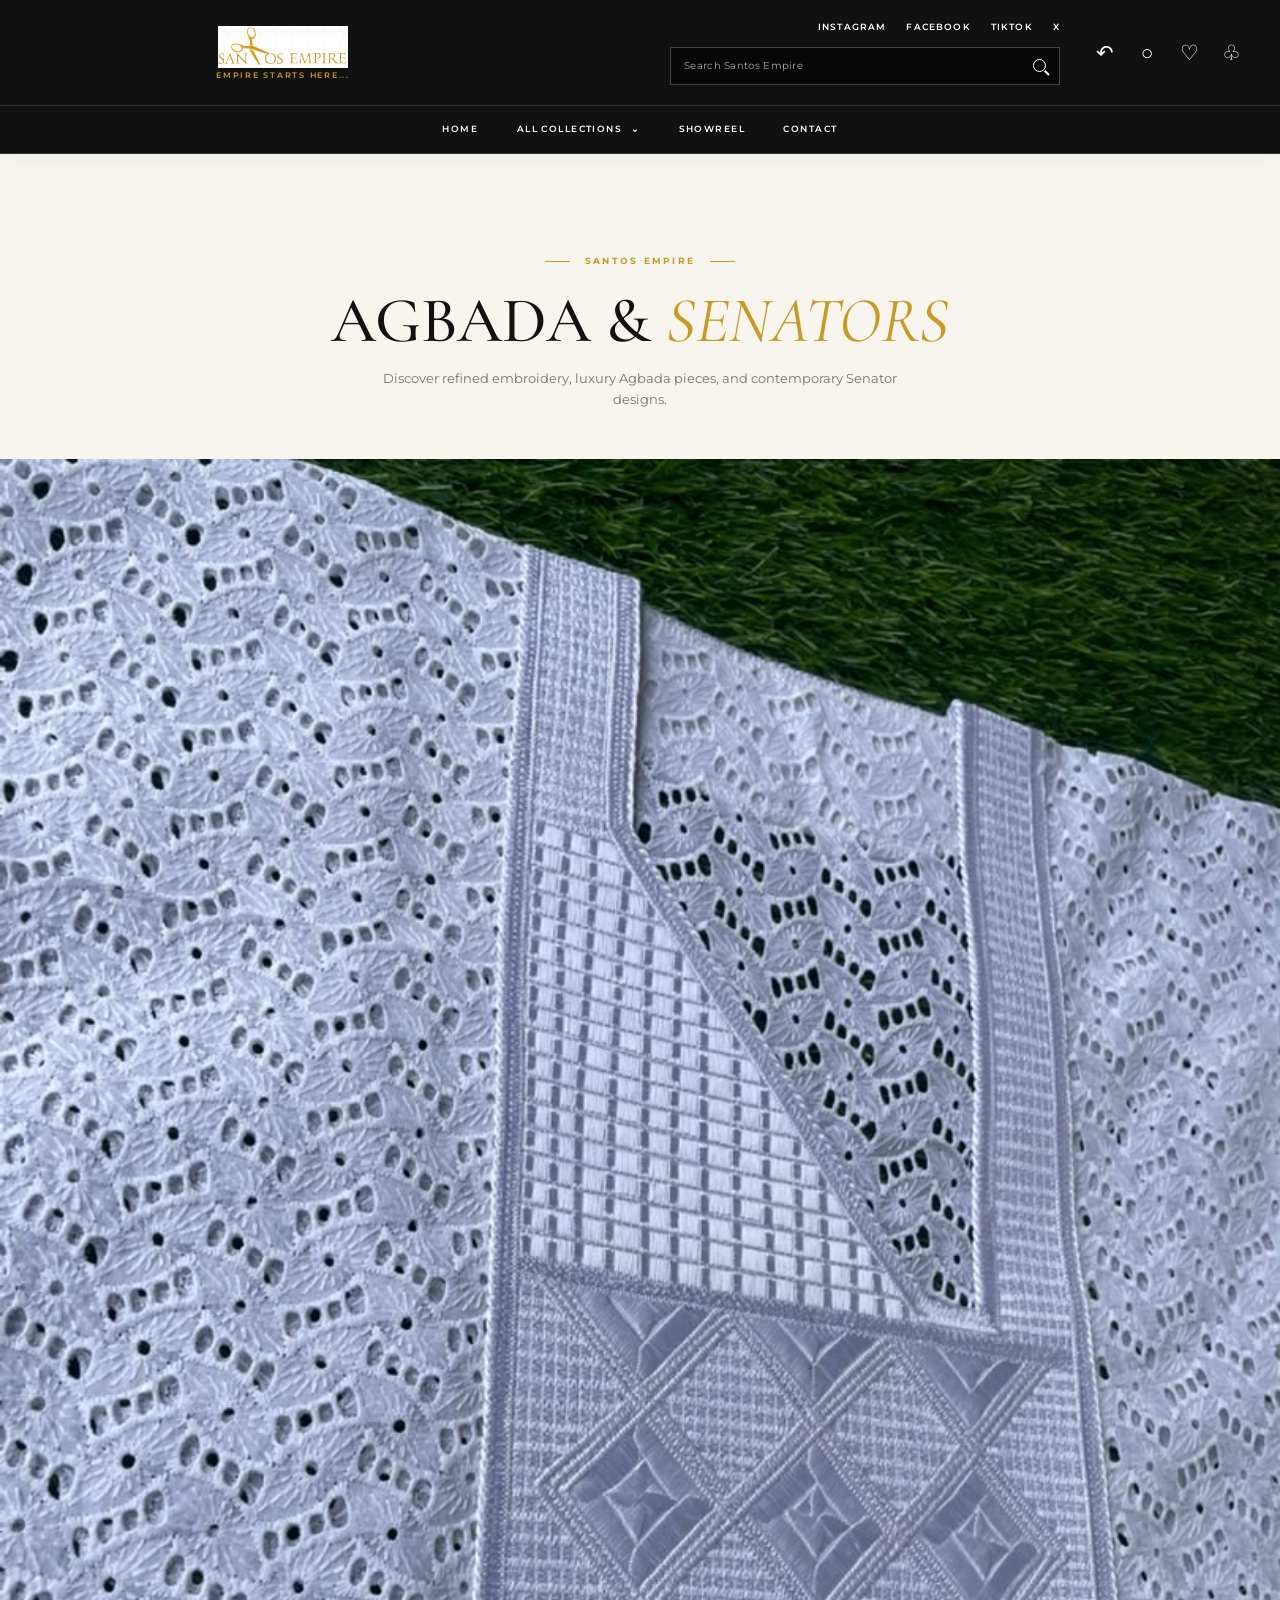
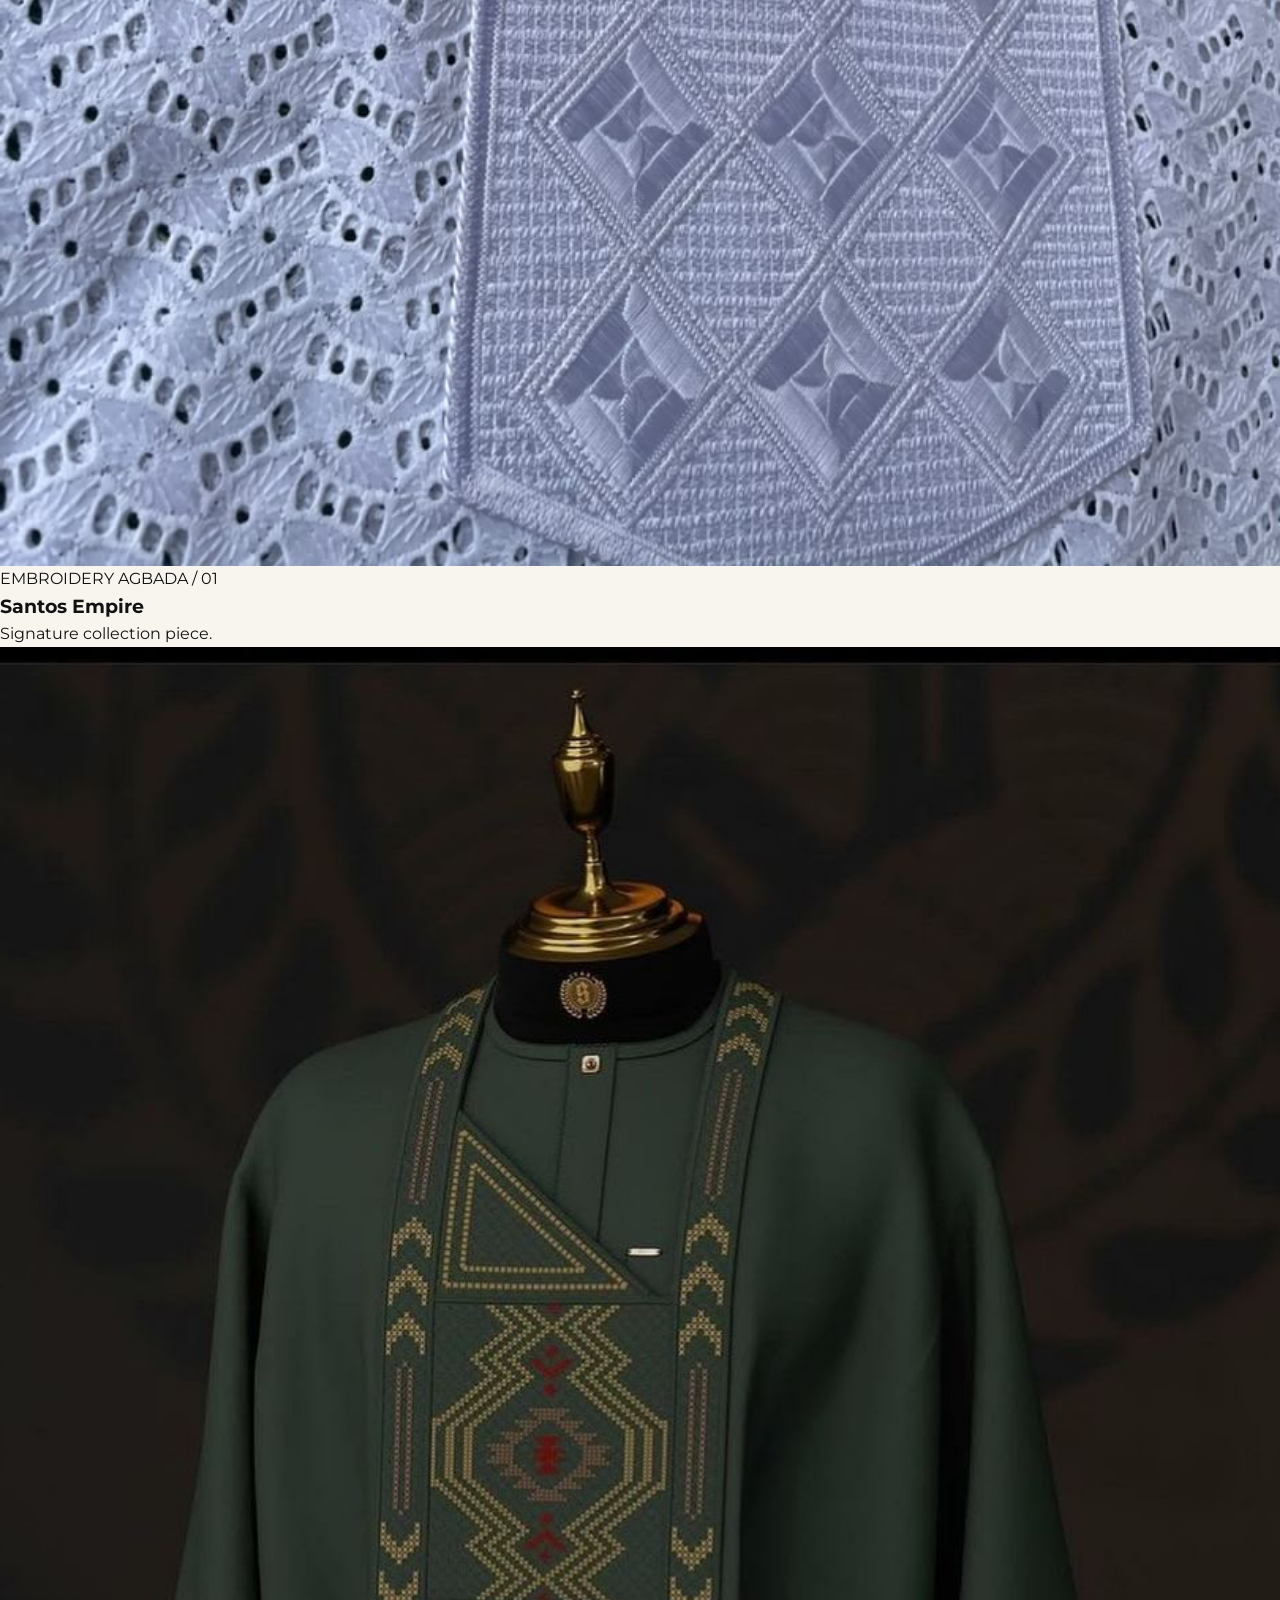
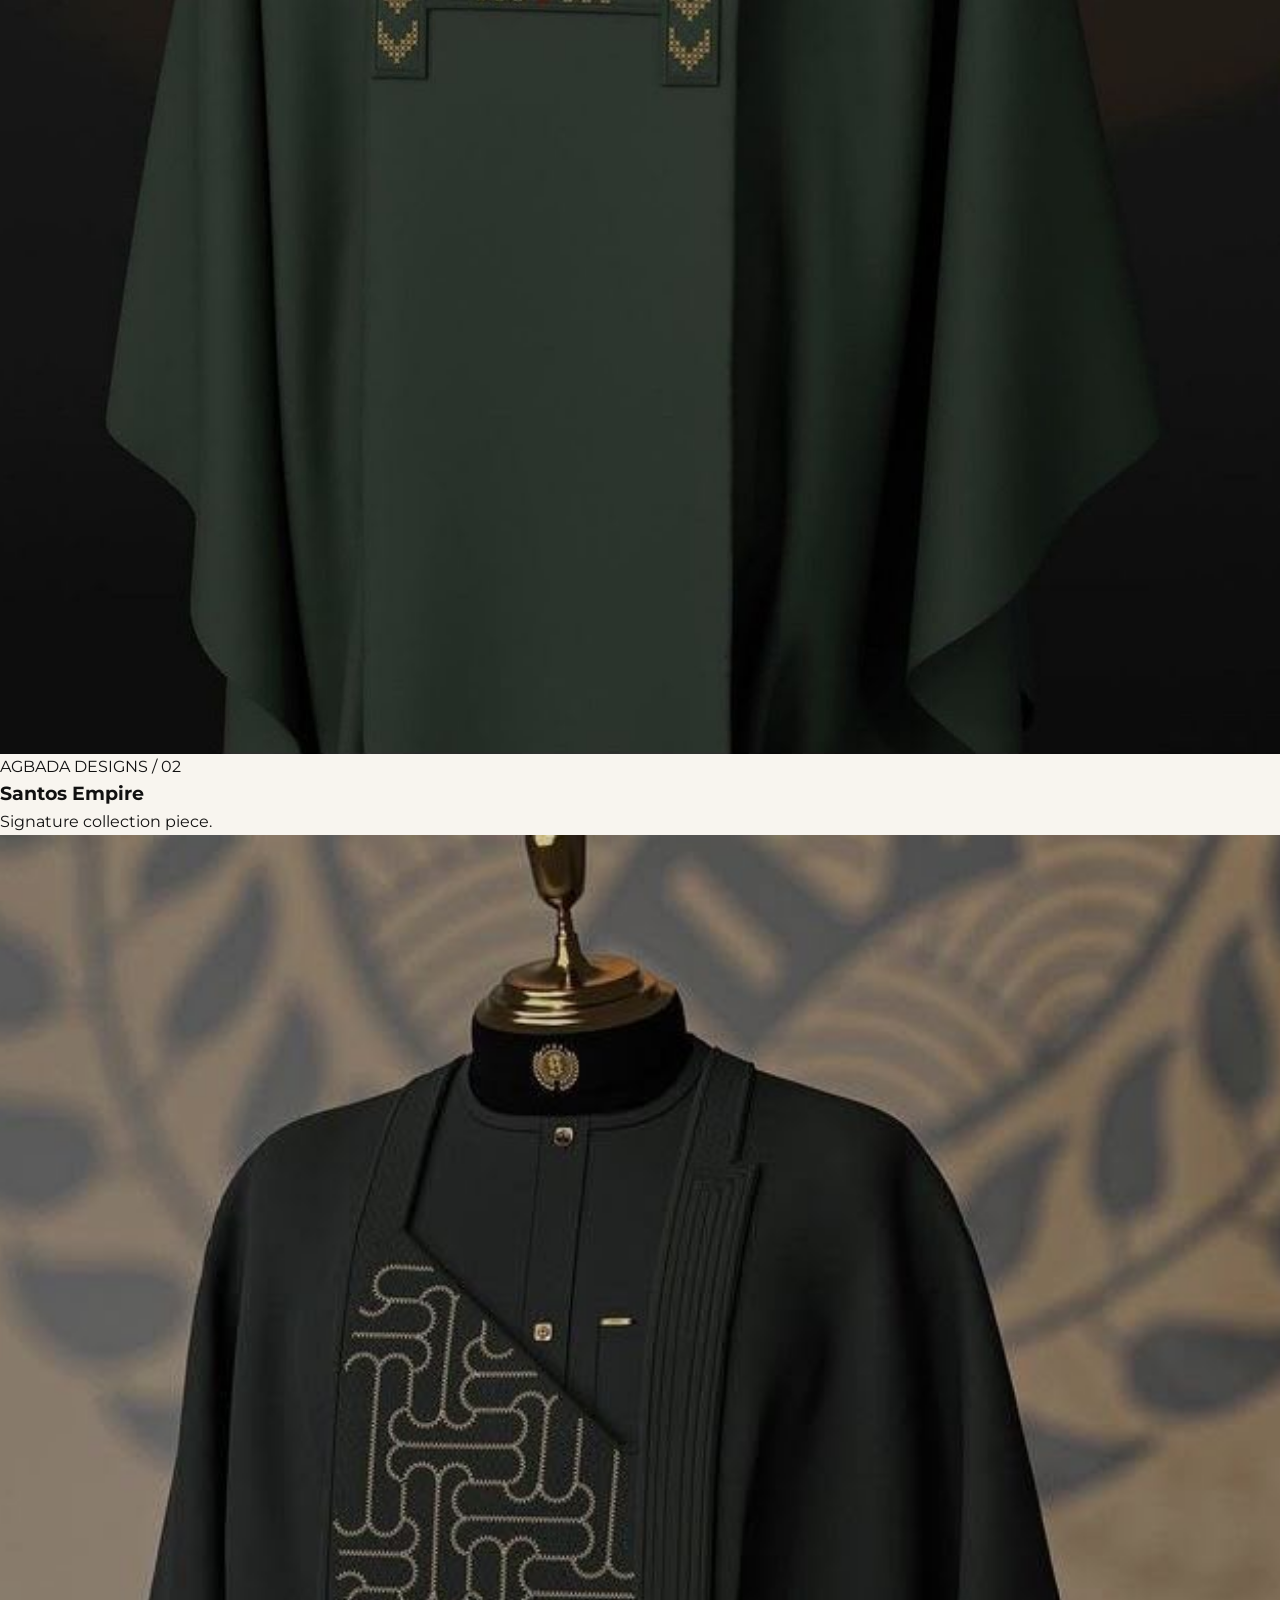
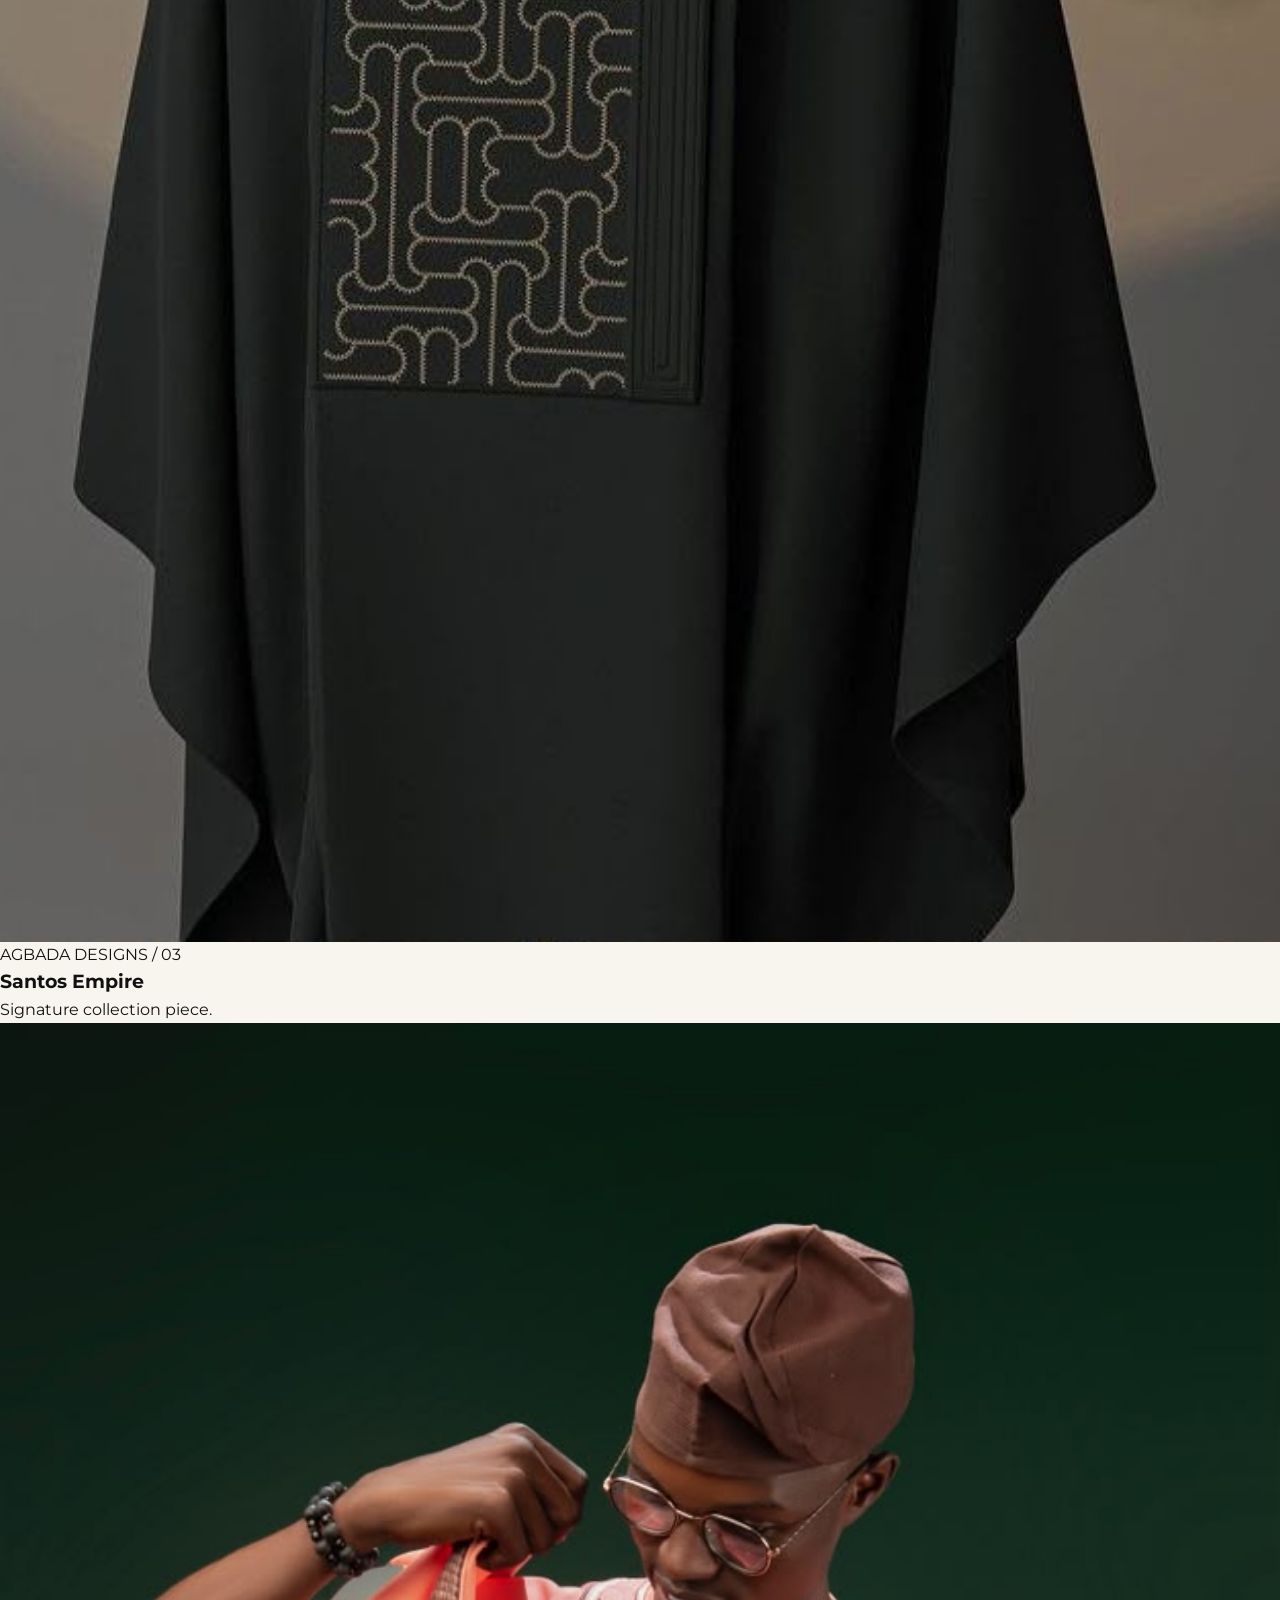
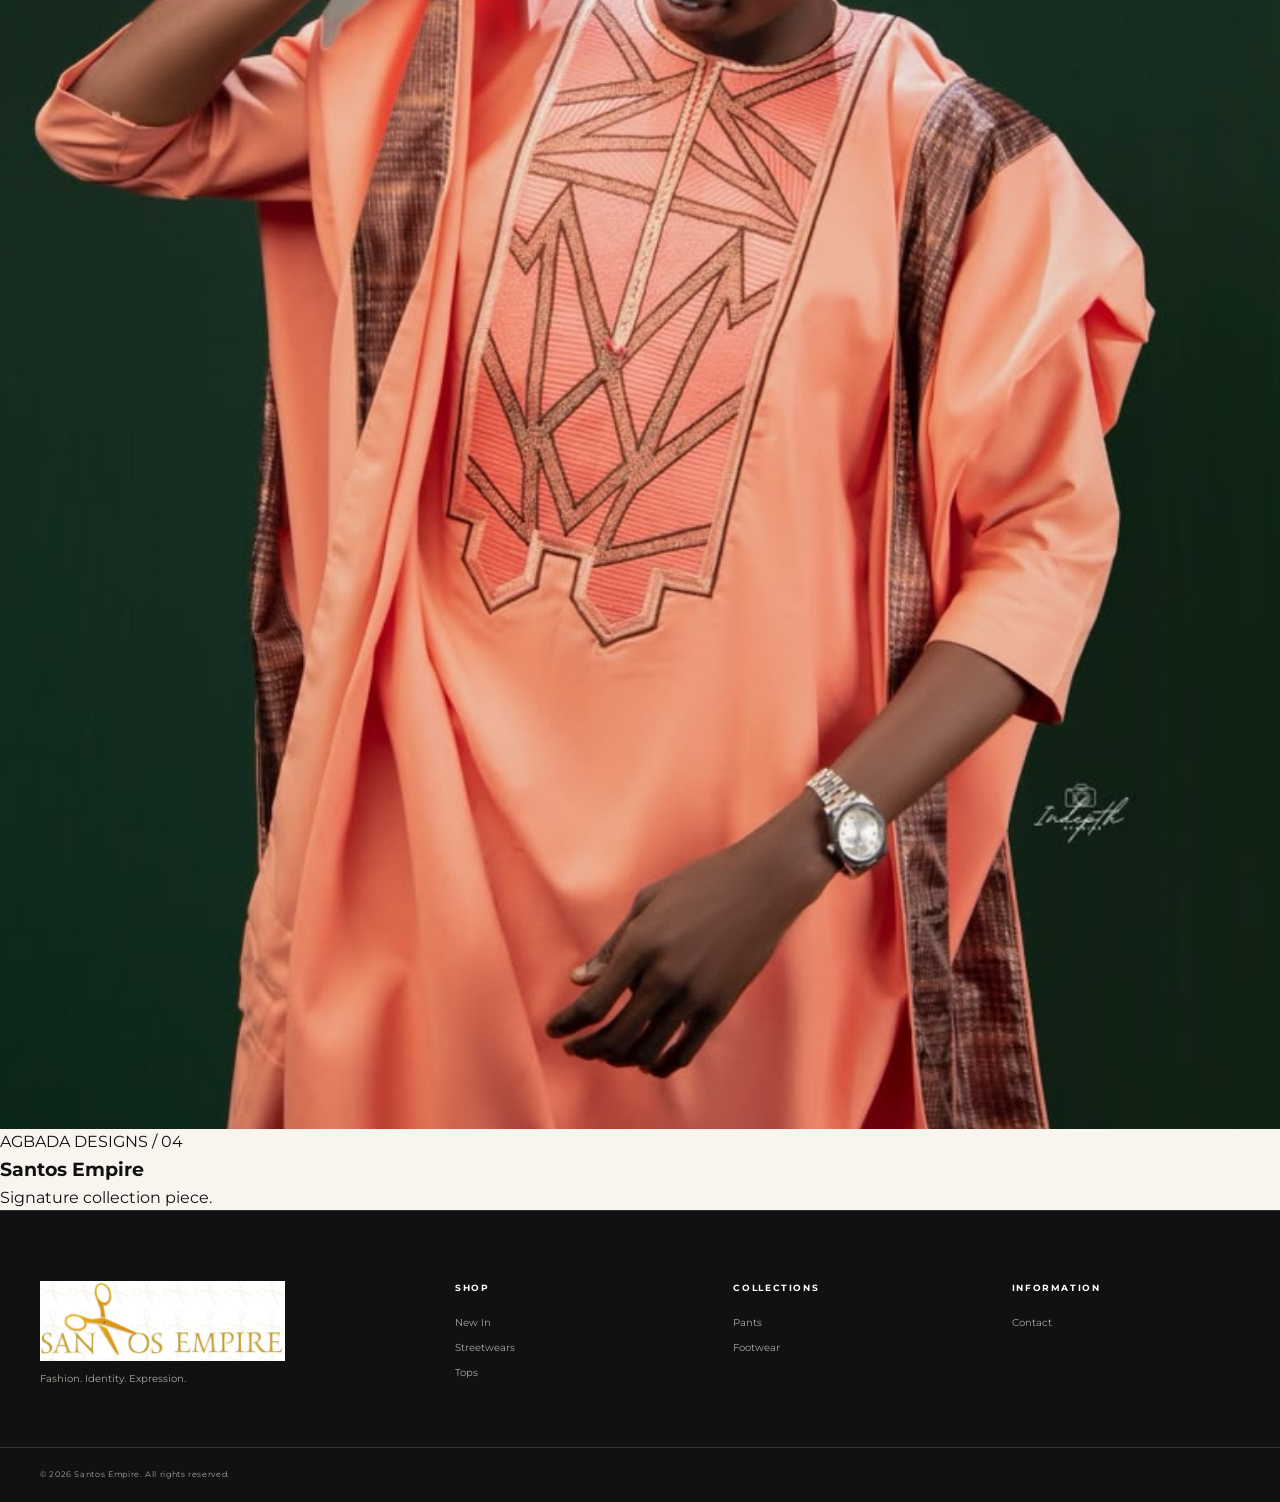
<file: SENATORS WITH AGBADA/index.html>
<!DOCTYPE html>
<html lang="en">

<head>
    <meta charset="UTF-8">
    <meta name="viewport" content="width=device-width, initial-scale=1.0">
    <meta name="description" content="Santos Empire Agbada & Senator Designs.">
    <title>Santos Empire | Agbada Designs</title>

    <!-- GOOGLE FONTS -->
    <link rel="preconnect" href="https://fonts.googleapis.com">
    <link rel="preconnect" href="https://fonts.gstatic.com" crossorigin>
    <link href="https://fonts.googleapis.com/css2?family=Cormorant+Garamond:ital,wght@0,400;0,500;0,600;0,700;1,400;1,600&family=Montserrat:wght@300;400;500;600;700&display=swap" rel="stylesheet">

    <!-- MAIN CSS -->
    <link rel="stylesheet" href="../style.css">
</head>

<body class="collection-page">

<!-- HEADER -->
<header class="site-header">
    <div class="header-main">
        <button class="mobile-menu-button" id="mobileMenuButton" type="button" aria-label="Open menu" aria-expanded="false">
            <span></span><span></span><span></span>
        </button>

        <a href="../index.html" class="brand" aria-label="Santos Empire Home">
            <img src="../logo.jpg" alt="Santos Empire" class="brand-logo">
            <span class="brand-tagline">Empire Starts Here...</span>
        </a>

        <div class="header-middle">
            <div class="social-links">
                <a href="https://www.instagram.com/sultansantos7" target="_blank">Instagram</a>
                <a href="https://www.facebook.com/sultansantos7" target="_blank">Facebook</a>
                <a href="https://www.tiktok.com/@sultan_santos09?_r=1&_t=ZS-9ARhkvFARPO" target="_blank">TikTok</a>
                <a href="https://x.com/sultansantos7" target="_blank">X</a>
            </div>

            <div class="search-box">
                <input type="search" id="searchInput" placeholder="Search Santos Empire" autocomplete="off">
                <button id="searchButton" type="button"><span class="search-icon"></span></button>
            </div>
        </div>

        <div class="desktop-utilities">
            <a href="#" class="utility-item"><span class="utility-icon">↶</span></a>
            <a href="#" class="utility-item"><span class="utility-icon">○</span></a>
            <a href="#" class="utility-item"><span class="utility-icon">♡</span></a>
            <a href="#" class="utility-item"><span class="utility-icon">♧</span></a>
        </div>

        <button class="mobile-utility-button" id="mobileUtilityButton" type="button">
            <span></span><span></span><span></span>
        </button>
    </div>

    <div class="mobile-quick-navigation">
        <a href="../index.html">HOME</a>
        <details class="mobile-collection-dropdown">
            <summary>ALL COLLECTIONS <span>+</span></summary>
            <div class="mobile-collection-list">
                <a href="../New_in/index.html">NEW IN</a>
                <a href="../STREETWEARS/index.html">STREETWEARS</a>
                <a href="../SENATORS%20WITH%20AGBADA/index.html">AGBADA DESIGNS</a>
                <a href="../KAFTAN%20SENATOR/index.html">KAFTAN SENATOR</a>
                <a href="../JACKETS/index.html">JACKETS</a>
                <a href="../TOPS/index.html">TOPS</a>
                <a href="../PANTS/index.html">PANTS</a>
                <a href="../FOOTWEAR/index.html">FOOTWEAR</a>
            </div>
        </details>
        <a href="../SHOWREEL/index.html">SHOWREEL</a>
        <a href="../CONTACT/index.html">CONTACT</a>
    </div>

    <div class="mobile-search">
        <div class="search-box">
            <input type="search" id="mobileSearchInput" placeholder="Search Santos Empire">
            <button id="mobileSearchButton" type="button"><span class="search-icon"></span></button>
        </div>
    </div>

    <div class="mobile-utility-menu" id="mobileUtilityMenu">
        <a href="#"><span>↶</span> Recently Viewed</a>
        <a href="#"><span>○</span> My Account</a>
        <a href="#"><span>♡</span> Wishlist</a>
        <a href="#"><span>♧</span> Shopping Bag</a>
    </div>

    <nav class="main-navigation">
        <a href="../index.html">HOME</a>
        <div class="nav-dropdown">
            <button type="button">ALL COLLECTIONS <span>⌄</span></button>
            <div class="nav-dropdown-menu">
                <a href="../New_in/index.html">NEW IN</a>
                <a href="../STREETWEARS/index.html">STREETWEARS</a>
                <a href="../SENATORS%20WITH%20AGBADA/index.html" class="active">AGBADA DESIGNS</a>
                <a href="../KAFTAN%20SENATOR/index.html">KAFTAN SENATOR</a>
                <a href="../JACKETS/index.html">JACKETS</a>
                <a href="../TOPS/index.html">TOPS</a>
                <a href="../PANTS/index.html">PANTS</a>
                <a href="../FOOTWEAR/index.html">FOOTWEAR</a>
            </div>
        </div>
        <a href="../SHOWREEL/index.html">SHOWREEL</a>
        <a href="../CONTACT/index.html">CONTACT</a>
    </nav>
</header>

<!-- HERO -->
<section class="collection-intro">
    <div class="section-label">
        <span></span> SANTOS EMPIRE <span></span>
    </div>
    <h2>AGBADA & <em>SENATORS</em></h2>
    <p>Discover refined embroidery, luxury Agbada pieces, and contemporary Senator designs.</p>
</section>

<!-- GALLERY GRID -->
<main class="master-collections">
    <div class="collection-gallery">
        <article class="collection-gallery-card">
            <div class="gallery-image"><img src="Images/AGBADA01.JPG" alt="Agbada 01" loading="lazy"></div>
            <div class="gallery-info">
                <span>EMBROIDERY AGBADA / 01</span>
                <h3>Santos Empire</h3>
                <p>Signature collection piece.</p>
            </div>
        </article>

        <article class="collection-gallery-card">
            <div class="gallery-image"><img src="Images/SENATOR08.JPG" alt="Senator 08" loading="lazy"></div>
            <div class="gallery-info">
                <span>AGBADA DESIGNS / 02</span>
                <h3>Santos Empire</h3>
                <p>Signature collection piece.</p>
            </div>
        </article>

        <article class="collection-gallery-card">
            <div class="gallery-image"><img src="Images/SENATORS07.JPG" alt="Senators 07" loading="lazy"></div>
            <div class="gallery-info">
                <span>AGBADA DESIGNS / 03</span>
                <h3>Santos Empire</h3>
                <p>Signature collection piece.</p>
            </div>
        </article>

        <article class="collection-gallery-card">
            <div class="gallery-image"><img src="Images/SENATORS08.JPG" alt="Senators 08" loading="lazy"></div>
            <div class="gallery-info">
                <span>AGBADA DESIGNS / 04</span>
                <h3>Santos Empire</h3>
                <p>Signature collection piece.</p>
            </div>
        </article>
    </div>
</main>

<!-- FOOTER -->
<footer class="site-footer">
    <div class="footer-main">
        <div class="footer-brand">
            <img src="../logo.jpg" alt="Santos Empire" class="footer-logo-image">
            <p>Fashion. Identity. Expression.</p>
        </div>
        <div class="footer-column">
            <h4>SHOP</h4>
            <a href="../New_in/index.html">New In</a>
            <a href="../STREETWEARS/index.html">Streetwears</a>
            <a href="../TOPS/index.html">Tops</a>
        </div>
        <div class="footer-column">
            <h4>COLLECTIONS</h4>
            <a href="../PANTS/index.html">Pants</a>
            <a href="../FOOTWEAR/index.html">Footwear</a>
        </div>
        <div class="footer-column">
            <h4>INFORMATION</h4>
            <a href="../CONTACT/index.html">Contact</a>
        </div>
    </div>
    <div class="footer-bottom">
        <span>© <span id="year"></span> Santos Empire. All rights reserved.</span>
    </div>
</footer>

<script src="../script.js"></script>
</body>
</html>
</file>
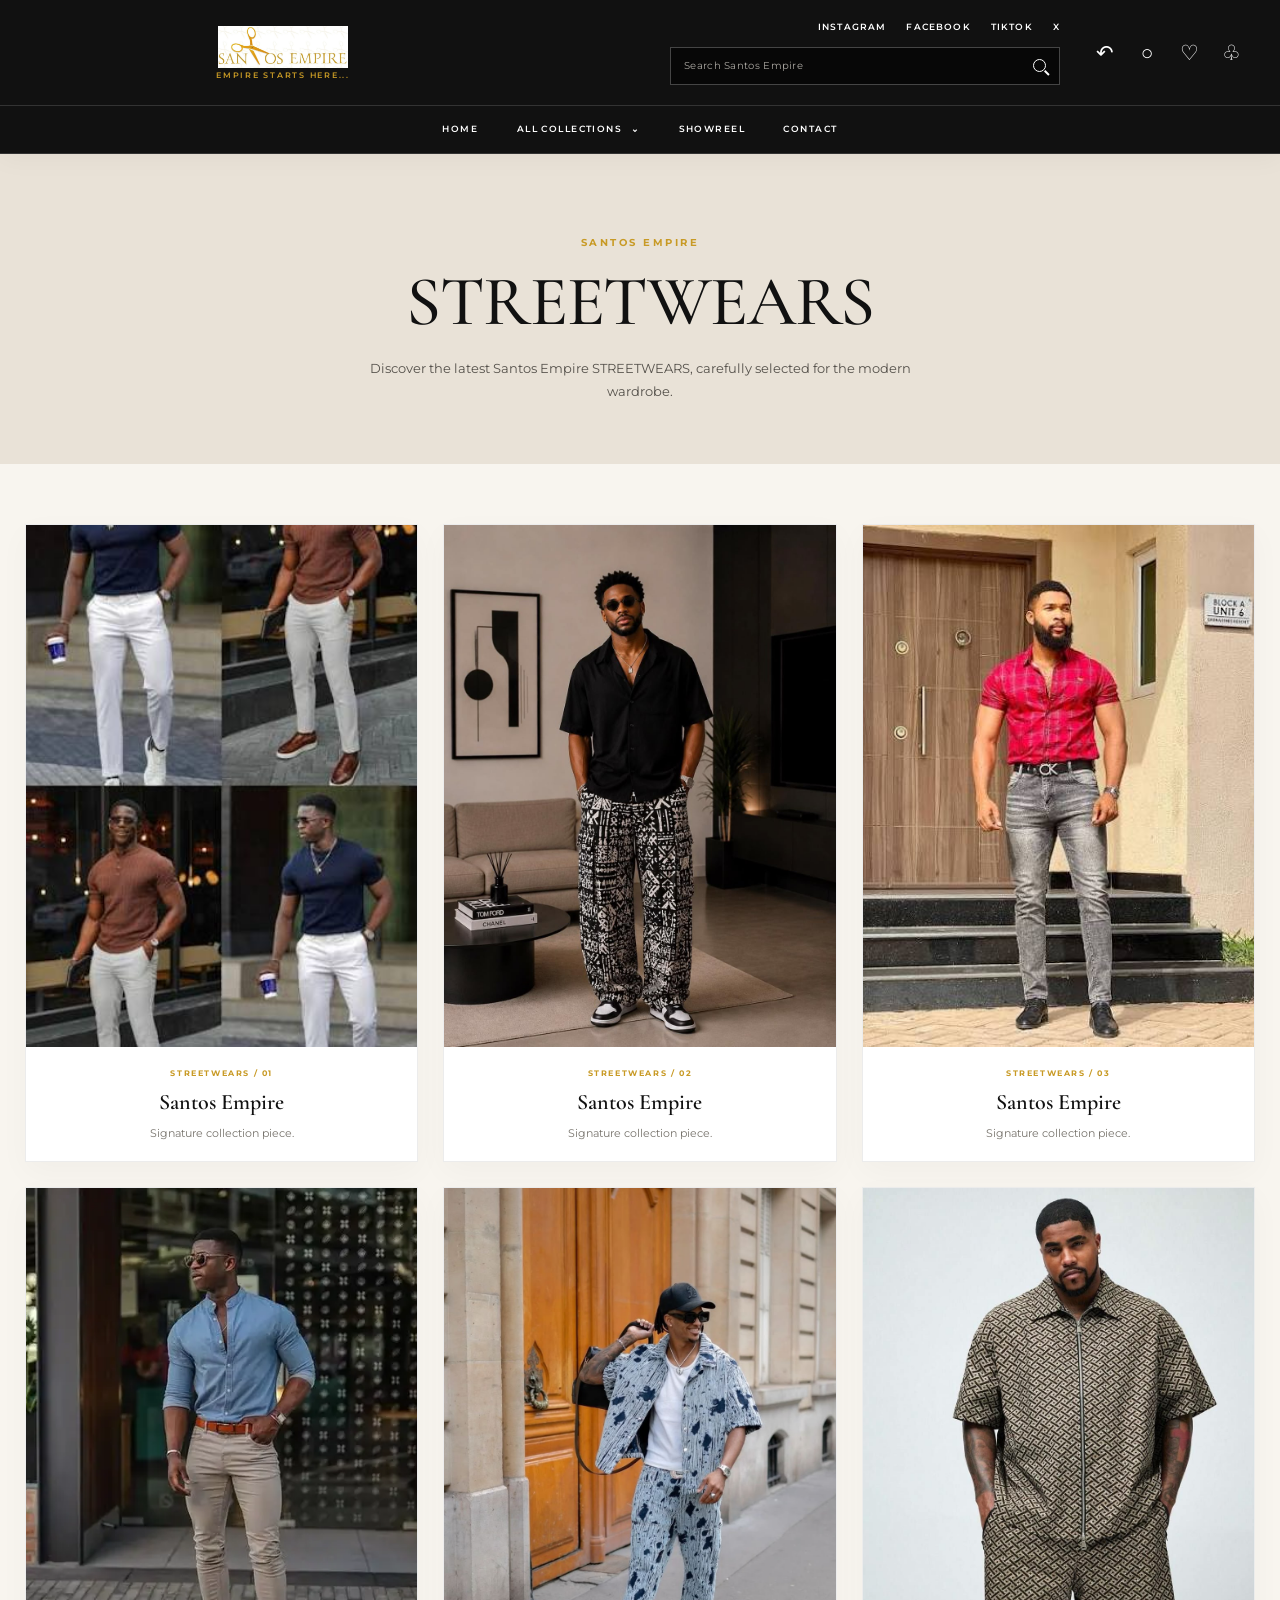
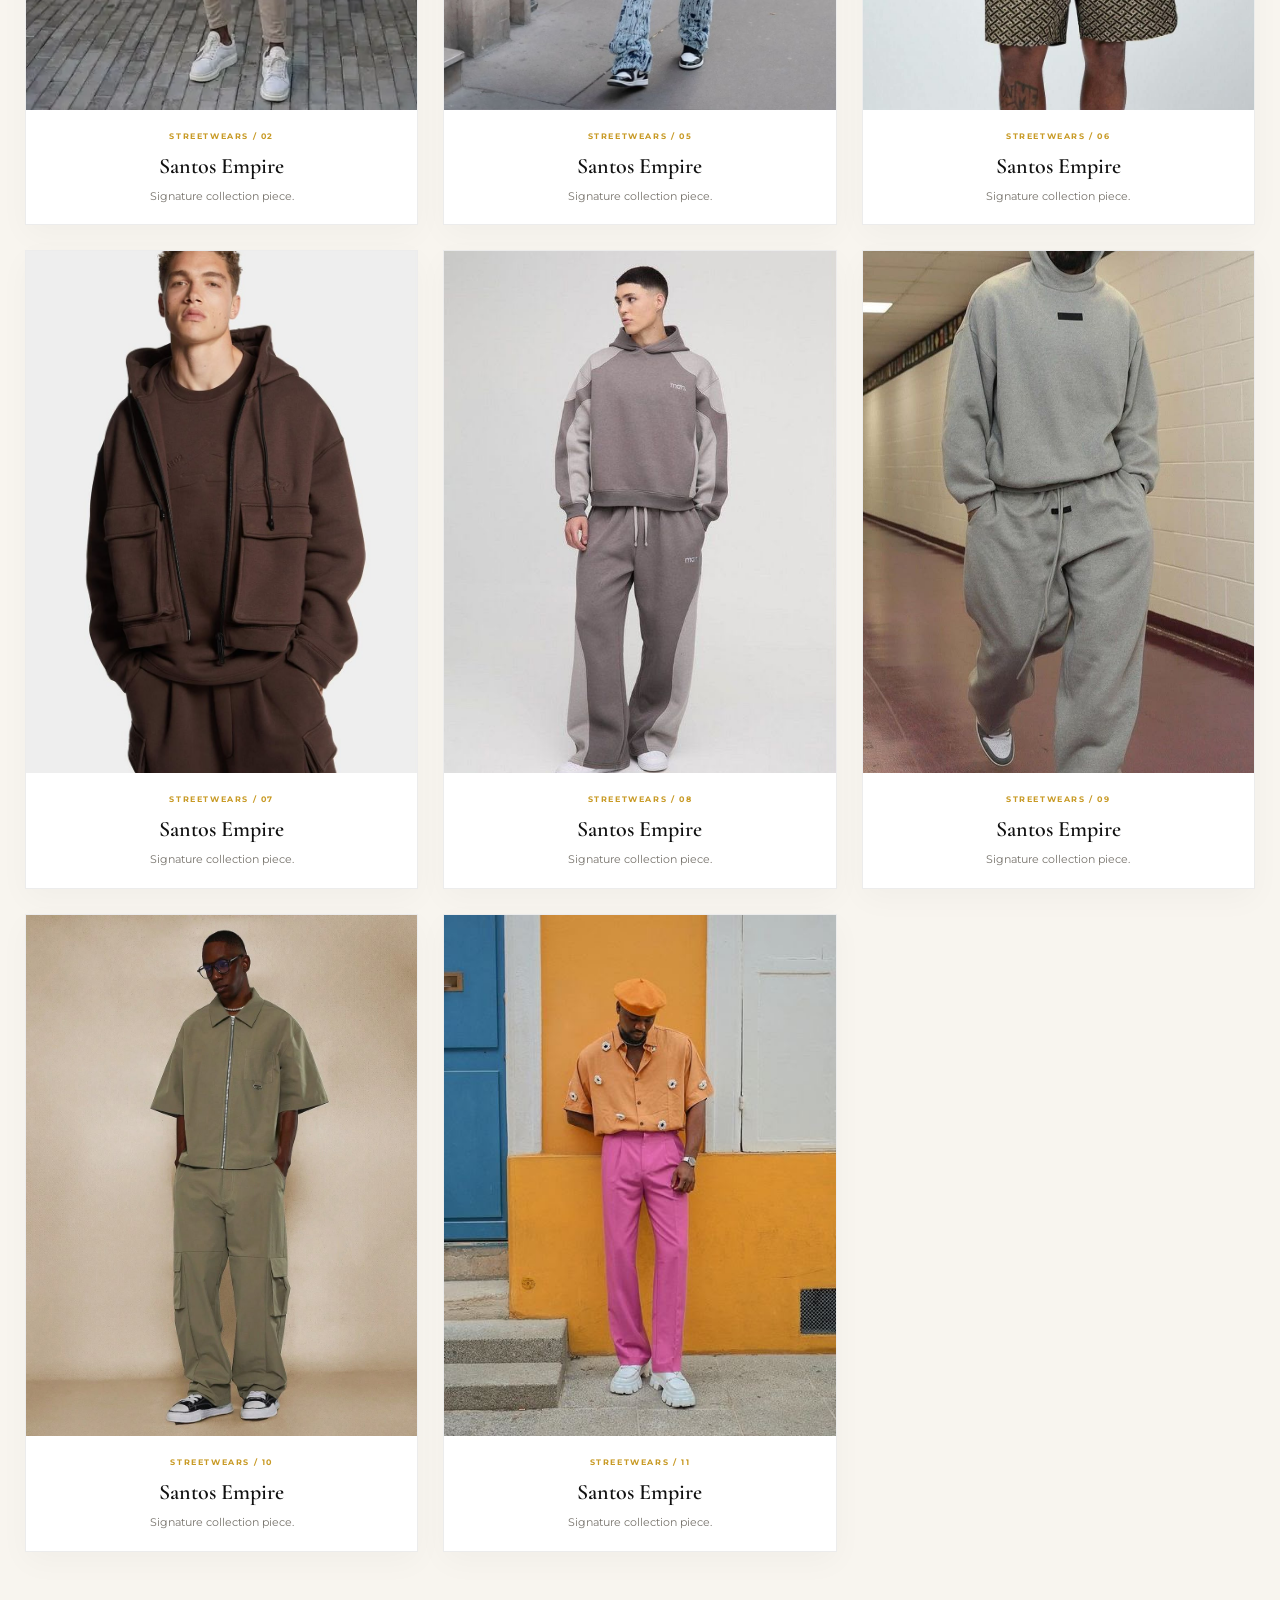
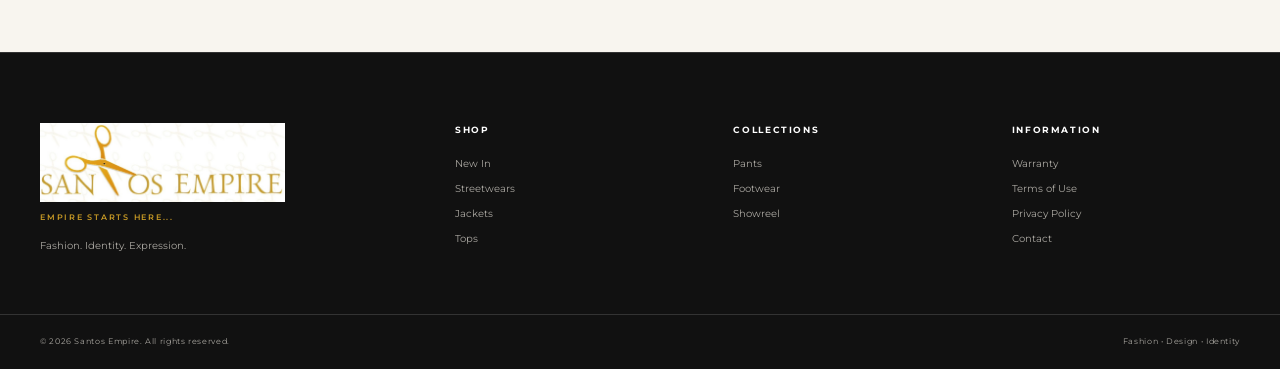
<file: STREETWEARS/index.html>
<!DOCTYPE html>
<html lang="en">

<head>

    <meta charset="UTF-8">

    <meta
        name="viewport"
        content="width=device-width, initial-scale=1.0"
    >

    <meta
        name="description"
        content="Santos Empire STREETWEAR Collection."
    >

    <meta
        name="theme-color"
        content="#111111"
    >

    <title>
        Santos Empire | STREETWEARS
    </title>


    <!-- GOOGLE FONTS -->

    <link
        rel="preconnect"
        href="https://fonts.googleapis.com"
    >

    <link
        rel="preconnect"
        href="https://fonts.gstatic.com"
        crossorigin
    >

    <link
        href="https://fonts.googleapis.com/css2?family=Cormorant+Garamond:ital,wght@0,400;0,500;0,600;0,700;1,400;1,600&family=Montserrat:wght@300;400;500;600;700&display=swap"
        rel="stylesheet"
    >


    <!-- MAIN CSS -->

    <link
        rel="stylesheet"
        href="../style.css"
    >

    <style>
        /* =========================================================
           PAGE-SPECIFIC COLLECTION STYLES
        ========================================================= */

        /* Site Header & Footer Dark Theme Overrides */
        .site-header {
            background: #111111 !important;
            color: #ffffff !important;
            border-bottom: 1px solid rgba(255, 255, 255, 0.14) !important;
        }

        .site-header .social-links a,
        .site-header .main-navigation > a,
        .site-header .nav-dropdown > button,
        .site-header .desktop-utilities .utility-item {
            color: #ffffff !important;
        }

        .search-box {
            border: 1px solid rgba(255, 255, 255, 0.25) !important;
            background: rgba(0, 0, 0, 0.6) !important;
        }

        .search-box input {
            color: #ffffff !important;
        }

        .search-box input::placeholder {
            color: #aaa7a1 !important;
        }

        .search-icon {
            border-color: #ffffff !important;
        }

        .search-icon::after {
            background: #ffffff !important;
        }

        .main-navigation {
            border-top: 1px solid rgba(255, 255, 255, 0.14) !important;
        }

        .nav-dropdown-menu {
            background: #111111 !important;
            border: 1px solid rgba(255, 255, 255, 0.14) !important;
        }

        .nav-dropdown-menu a {
            color: #ffffff !important;
            border-bottom: 1px solid rgba(255, 255, 255, 0.14) !important;
        }

        .site-footer {
            background: #111111 !important;
            color: #ffffff !important;
            border-top: 1px solid rgba(255, 255, 255, 0.14) !important;
        }

        .footer-column h4 {
            color: #ffffff !important;
        }

        .footer-column a,
        .footer-brand p,
        .footer-bottom {
            color: #aaa7a1 !important;
        }

        .footer-bottom {
            border-top: 1px solid rgba(255, 255, 255, 0.14) !important;
        }

        /* Centralized Collection Hero Title & Text */
        .collection-page-hero {
            display: flex;
            align-items: center;
            justify-content: center;
            text-align: center;
            padding: 80px 20px 60px;
            background: #e9e2d7;
        }

        .collection-page-hero > div {
            max-width: 750px;
            margin: 0 auto;
        }

        .collection-page-hero .eyebrow {
            font-size: 10px;
            font-weight: 700;
            letter-spacing: 0.25em;
            color: #c89a25;
            margin-bottom: 15px;
            text-transform: uppercase;
        }

        .collection-page-hero h1 {
            font-family: var(--serif, "Cormorant Garamond", Georgia, serif);
            font-size: clamp(38px, 6vw, 70px);
            font-weight: 500;
            line-height: 1;
            letter-spacing: -0.02em;
            text-transform: uppercase;
            color: #111111;
            margin-bottom: 20px;
        }

        .collection-page-hero p {
            font-size: 13px;
            line-height: 1.8;
            color: #55514b;
            margin: 0 auto;
            max-width: 580px;
        }

        /* Horizontal Layout Grid for Cards */
        .master-collections {
            max-width: 1300px;
            margin: 0 auto;
            padding: 60px 25px 100px;
        }

        .collection-gallery {
            display: grid;
            grid-template-columns: repeat(3, 1fr);
            gap: 25px;
            align-items: stretch;
        }

        .collection-gallery-card {
            display: flex;
            flex-direction: column;
            background: #ffffff;
            border: 1px solid rgba(17, 17, 17, 0.08);
            box-shadow: 0 10px 30px rgba(0, 0, 0, 0.03);
            overflow: hidden;
            transition: transform 0.3s ease, box-shadow 0.3s ease;
        }

        .collection-gallery-card:hover {
            transform: translateY(-5px);
            box-shadow: 0 15px 35px rgba(0, 0, 0, 0.08);
        }

        .gallery-image {
            width: 100%;
            aspect-ratio: 3 / 4;
            overflow: hidden;
            background: #f0eae1;
        }

        .gallery-image img {
            width: 100%;
            height: 100%;
            object-fit: cover;
            display: block;
            transition: transform 0.6s ease;
        }

        .collection-gallery-card:hover .gallery-image img {
            transform: scale(1.05);
        }

        /* Centralized Card Description Text */
        .gallery-info {
            padding: 20px 15px;
            text-align: center;
            display: flex;
            flex-direction: column;
            align-items: center;
            justify-content: center;
        }

        .gallery-info span {
            display: block;
            font-size: 8px;
            font-weight: 700;
            letter-spacing: 0.2em;
            color: #c89a25;
            margin-bottom: 6px;
            text-transform: uppercase;
        }

        .gallery-info h3 {
            font-family: var(--serif, "Cormorant Garamond", Georgia, serif);
            font-size: 22px;
            font-weight: 600;
            color: #111111;
            margin-bottom: 4px;
        }

        .gallery-info p {
            font-size: 11px;
            color: #77736c;
            line-height: 1.5;
        }

        /* Responsive Breakpoints */
        @media (max-width: 900px) {
            .collection-gallery {
                grid-template-columns: repeat(2, 1fr);
                gap: 20px;
            }
        }

        @media (max-width: 600px) {
            .collection-gallery {
                grid-template-columns: repeat(2, 1fr);
                gap: 12px;
            }

            .gallery-info {
                padding: 12px 8px;
            }

            .gallery-info h3 {
                font-size: 18px;
            }

            .gallery-info p {
                font-size: 10px;
            }

            /* Mobile Menu Button Transparent Fix */
            .mobile-menu-button,
            .mobile-utility-button {
                background: transparent !important;
                border: none !important;
                box-shadow: none !important;
                padding: 0 !important;
            }

            .mobile-menu-button span,
            .mobile-utility-button span {
                background-color: #ffffff !important;
            }

            .mobile-navigation,
            .mobile-quick-navigation,
            .mobile-search,
            .mobile-utility-menu,
            .mobile-collection-list {
                background: #111111 !important;
                border-color: rgba(255, 255, 255, 0.14) !important;
            }

            .mobile-quick-navigation > a,
            .mobile-collection-dropdown > summary,
            .mobile-collection-list a,
            .mobile-utility-menu a,
            .mobile-menu-section a {
                color: #ffffff !important;
            }
        }
    </style>

</head>


<body class="collection-page">


<!-- =====================================================
     HEADER
===================================================== -->

<header class="site-header">


    <div class="header-main">


        <!-- HAMBURGER -->

        <button
            class="mobile-menu-button"
            id="mobileMenuButton"
            type="button"
            aria-label="Open menu"
            aria-expanded="false"
        >

            <span></span>
            <span></span>
            <span></span>

        </button>


        <!-- LOGO -->

        <a
            href="../index.html"
            class="brand"
            aria-label="Santos Empire Home"
        >

            <img
                src="../logo.jpg"
                alt="Santos Empire"
                class="brand-logo"
            >

            <span class="brand-tagline">
                Empire Starts Here...
            </span>

        </a>


        <!-- SOCIAL + SEARCH -->

        <div class="header-middle">


            <div class="social-links">

                <a href="https://www.instagram.com/sultansantos7" target="_blank" aria-label="Instagram">
                    Instagram
                </a>

                <a href="https://www.facebook.com/sultansantos7" target="_blank" aria-label="Facebook">
                    Facebook
                </a>

                <a href="https://www.tiktok.com/@sultan_santos09?_r=1&_t=ZS-9ARhkvFARPO" target="_blank" aria-label="TikTok">
                    TikTok
                </a>

                <a href="https://x.com/sultansantos7" target="_blank" aria-label="X">
                    X
                </a>

            </div>


            <div class="search-box">

                <input
                    type="search"
                    id="searchInput"
                    placeholder="Search Santos Empire"
                    autocomplete="off"
                    aria-label="Search Santos Empire"
                >

                <button
                    id="searchButton"
                    type="button"
                    aria-label="Search"
                >

                    <span class="search-icon"></span>

                </button>

            </div>


        </div>


        <!-- DESKTOP UTILITIES -->

        <div class="desktop-utilities">

            <a
                href="#"
                class="utility-item"
                title="Recently Viewed"
                aria-label="Recently Viewed"
            >

                <span class="utility-icon">
                    ↶
                </span>

            </a>


            <a
                href="#"
                class="utility-item"
                title="My Account"
                aria-label="My Account"
            >

                <span class="utility-icon">
                    ○
                </span>

            </a>


            <a
                href="#"
                class="utility-item"
                title="Wishlist"
                aria-label="Wishlist"
            >

                <span class="utility-icon">
                    ♡
                </span>

            </a>


            <a
                href="#"
                class="utility-item"
                title="Shopping Bag"
                aria-label="Shopping Bag"
            >

                <span class="utility-icon">
                    ♧
                </span>

            </a>

        </div>


        <!-- MOBILE THREE DOT -->

        <button
            class="mobile-utility-button"
            id="mobileUtilityButton"
            type="button"
            aria-label="More options"
            aria-expanded="false"
        >

            <span></span>
            <span></span>
            <span></span>

        </button>


    </div>


    <!-- MOBILE QUICK NAVIGATION -->

    <div class="mobile-quick-navigation">


        <a href="../index.html">
            HOME
        </a>


        <details class="mobile-collection-dropdown">

            <summary>

                ALL COLLECTIONS

                <span>+</span>

            </summary>


            <div class="mobile-collection-list">

                <a href="../New_in/index.html">
                    NEW IN
                </a>

                <a href="../Streetwears/index.html">
                    STREETWEARS
                </a>

                <a href="../Senators%20with%20Agbada/index.html">
                    AGBADA DESIGNS
                </a>

                <a href="../KAFTAN SENATOR/index.html">KAFTAN SENATOR DESIGNS</a>

                <a href="../JACKETS/index.html">
                    JACKETS
                </a>

                <a href="../TOPS/index.html">
                    TOPS
                </a>

                <a href="../PANTS/index.html">
                    PANTS
                </a>

                <a href="../FOOTWEAR/index.html">
                    FOOTWEAR
                </a>

            </div>

        </details>


        <a href="../CONTACT/index.html">
            CONTACT
        </a>


    </div>


    <!-- MOBILE SEARCH -->

    <div class="mobile-search">

        <div class="search-box">

            <input
                type="search"
                id="mobileSearchInput"
                placeholder="Search Santos Empire"
                autocomplete="off"
                aria-label="Search Santos Empire"
            >

            <button
                id="mobileSearchButton"
                type="button"
                aria-label="Search"
            >

                <span class="search-icon"></span>

            </button>

        </div>

    </div>


    <!-- MOBILE THREE-DOT MENU -->

    <div
        class="mobile-utility-menu"
        id="mobileUtilityMenu"
    >

        <a href="#">
            <span>↶</span>
            Recently Viewed
        </a>

        <a href="#">
            <span>○</span>
            My Account
        </a>

        <a href="#">
            <span>♡</span>
            Wishlist
        </a>

        <a href="#">
            <span>♧</span>
            Shopping Bag
        </a>

    </div>


    <!-- DESKTOP NAVIGATION -->

    <nav
        class="main-navigation"
        aria-label="Main navigation"
    >


        <a href="../index.html">
            HOME
        </a>


        <div class="nav-dropdown">

            <button type="button">

                ALL COLLECTIONS

                <span>⌄</span>

            </button>


            <div class="nav-dropdown-menu">

                <a href="../New_in/index.html">
                    NEW IN
                </a>

                <a href="../Streetwears/index.html" class="active">
                    STREETWEARS
                </a>

                <a href="../Senators%20with%20Agbada/index.html">
                    AGBADA DESIGNS
                </a>

                <a href="../KAFTAN SENATOR/index.html">KAFTAN SENATOR DESIGNS</a>

                <a href="../JACKETS/index.html">
                    JACKETS
                </a>

                <a href="../TOPS/index.html">
                    TOPS
                </a>

                <a href="../PANTS/index.html">
                    PANTS
                </a>

                <a href="../FOOTWEAR/index.html">
                    FOOTWEAR
                </a>

            </div>

        </div>


        <a href="../SHOWREEL/index.html">
            SHOWREEL
        </a>


        <a href="../CONTACT/index.html">
            CONTACT
        </a>


    </nav>


</header>


<!-- =====================================================
     HAMBURGER MENU
===================================================== -->

<div
    class="mobile-navigation"
    id="mobileNavigation"
>


    <div class="mobile-navigation-header">

        <button
            id="closeMobileNavigation"
            type="button"
            aria-label="Close menu"
        >
            ×
        </button>

    </div>


    <!-- SOCIAL MEDIA -->

    <div class="mobile-menu-section">

        <small>
            CONNECT
        </small>

        <a href="https://www.instagram.com/sultansantos7">
            Instagram
        </a>

        <a href="https://www.facebook.com/sultansantos7">
            Facebook
        </a>

        <a href="https://www.tiktok.com/@sultan_santos09?_r=1&_t=ZS-9ARhkvFARPO">
            TikTok
        </a>

        <a href="https://x.com/sultansantos7">
            X
        </a>

    </div>


    <!-- POLICIES -->

    <div class="mobile-menu-section">

        <small>
            INFORMATION
        </small>

        <a href="#">
            Warranty
        </a>

        <a href="#">
            Terms of Use
        </a>

        <a href="#">
            Privacy Policy
        </a>

        <a href="#">
            Cookie Settings
        </a>

    </div>


</div>


<!-- =====================================================
     COLLECTION HERO
===================================================== -->

<section class="collection-page-hero">

    <div>

        <p class="eyebrow">
            SANTOS EMPIRE
        </p>


        <h1>
            STREETWEARS
        </h1>


        <p>

            Discover the latest Santos Empire
            STREETWEARS,
            carefully selected for the modern wardrobe.

        </p>

    </div>

</section>


<!-- =====================================================
     COLLECTION GRID
===================================================== -->

<main class="master-collections">


    <div class="collection-gallery">


        <!-- IMAGE 01 -->

        <article class="collection-gallery-card">

            <div class="gallery-image">

                <img
                    src="../Streetwears/images/streetweras04.jpg"
                    alt="Santos Empire STREETWEAR 01"
                    loading="lazy"
                >

            </div>


            <div class="gallery-info">

                <span>
                    STREETWEARS / 01
                </span>

                <h3>
                    Santos Empire
                </h3>

                <p>
                    Signature collection piece.
                </p>

            </div>

        </article>


        <!-- IMAGE 02 -->

        <article class="collection-gallery-card">

            <div class="gallery-image">

                <img
                    src="../Streetwears/images/STREETWEARS04.JPG"
                    alt="Santos Empire STREETWEAR 02"
                    loading="lazy"
                >

            </div>


            <div class="gallery-info">

                <span>
                    STREETWEARS / 02
                </span>

                <h3>
                    Santos Empire
                </h3>

                <p>
                    Signature collection piece.
                </p>

            </div>

        </article>


        <!-- IMAGE 03 -->

        <article class="collection-gallery-card">

            <div class="gallery-image">

                <img
                    src="../Streetwears/images/Streetwears02.jpg"
                    alt="Santos Empire STREETWEAR 03"
                    loading="lazy"
                >

            </div>


            <div class="gallery-info">

                <span>
                    STREETWEARS / 03
                </span>

                <h3>
                    Santos Empire
                </h3>

                <p>
                    Signature collection piece.
                </p>

            </div>

        </article>

         <!-- IMAGE 02 -->

        <article class="collection-gallery-card">

            <div class="gallery-image">

                <img
                    src="../Streetwears/images/Streetweras01.jpg"
                    alt="Santos Empire STREETWEAR 02"
                    loading="lazy"
                >

            </div>


            <div class="gallery-info">

                <span>
                    STREETWEARS / 02
                </span>

                <h3>
                    Santos Empire
                </h3>

                <p>
                    Signature collection piece.
                </p>

            </div>

        </article>

         <!-- IMAGE 02 -->

        <article class="collection-gallery-card">

            <div class="gallery-image">

                <img
                    src="../Streetwears/images/STREETWEAR03.JPG"
                    alt="Santos Empire STREETWEAR 06"
                    loading="lazy"
                >

            </div>


            <div class="gallery-info">

                <span>
                    STREETWEARS / 05
                </span>

                <h3>
                    Santos Empire
                </h3>

                <p>
                    Signature collection piece.
                </p>

            </div>

        </article>

         <!-- IMAGE 06 -->

        <article class="collection-gallery-card">

            <div class="gallery-image">

                <img
                    src="../Streetwears/images/STREETWEAR10.JPG"
                    alt="Santos Empire STREETWEAR 06"
                    loading="lazy"
                >

            </div>


            <div class="gallery-info">

                <span>
                    STREETWEARS / 06
                </span>

                <h3>
                    Santos Empire
                </h3>

                <p>
                    Signature collection piece.
                </p>

            </div>

        </article>

         <!-- IMAGE 07 -->

        <article class="collection-gallery-card">

            <div class="gallery-image">

                <img
                    src="../Streetwears/images/STREETWEARS06.JPG"
                    alt="Santos Empire STREETWEAR 07"
                    loading="lazy"
                >

            </div>


            <div class="gallery-info">

                <span>
                    STREETWEARS / 07
                </span>

                <h3>
                    Santos Empire
                </h3>

                <p>
                    Signature collection piece.
                </p>

            </div>

        </article>

         <!-- IMAGE 08 -->

        <article class="collection-gallery-card">

            <div class="gallery-image">

                <img
                    src="../Streetwears/images/STREETWEARS07.JPG"
                    alt="Santos Empire STREETWEAR 08"
                    loading="lazy"
                >

            </div>


            <div class="gallery-info">

                <span>
                    STREETWEARS / 08
                </span>

                <h3>
                    Santos Empire
                </h3>

                <p>
                    Signature collection piece.
                </p>

            </div>

        </article>

         <!-- IMAGE 09 -->

        <article class="collection-gallery-card">

            <div class="gallery-image">

                <img
                    src="../Streetwears/images/STREETWEARS08.JPG"
                    alt="Santos Empire STREETWEAR 09"
                    loading="lazy"
                >

            </div>


            <div class="gallery-info">

                <span>
                    STREETWEARS / 09
                </span>

                <h3>
                    Santos Empire
                </h3>

                <p>
                    Signature collection piece.
                </p>

            </div>

        </article>

         <!-- IMAGE 10 -->

        <article class="collection-gallery-card">

            <div class="gallery-image">

                <img
                    src="../Streetwears/images/STREETWEARS09.JPG"
                    alt="Santos Empire STREETWEAR 10"
                    loading="lazy"
                >

            </div>


            <div class="gallery-info">

                <span>
                    STREETWEARS / 10
                </span>

                <h3>
                    Santos Empire
                </h3>

                <p>
                    Signature collection piece.
                </p>

            </div>

        </article>

         <!-- IMAGE 11 -->

        <article class="collection-gallery-card">

            <div class="gallery-image">

                <img
                    src="../Streetwears/images/02PANTS.JPG"
                    alt="Santos Empire STREETWEAR 02"
                    loading="lazy"
                >

            </div>


            <div class="gallery-info">

                <span>
                    STREETWEARS / 11
                </span>

                <h3>
                    Santos Empire
                </h3>

                <p>
                    Signature collection piece.
                </p>

            </div>

        </article>

    </div>


</main>


<!-- =====================================================
     FOOTER
===================================================== -->

<footer class="site-footer">


    <div class="footer-main">


        <!-- FOOTER BRAND -->

        <div class="footer-brand">

            <img
                src="../logo.jpg"
                alt="Santos Empire"
                class="footer-logo-image"
            >

            <span class="brand-tagline">
                Empire Starts Here...
            </span>

            <p>
                Fashion. Identity. Expression.
            </p>

        </div>


        <!-- SHOP -->

        <div class="footer-column">

            <h4>
                SHOP
            </h4>

            <a href="../New_in/index.html">
                New In
            </a>

            <a href="../Streetwears/index.html">
                Streetwears
            </a>

            <a href="../JACKETS/index.html">
                Jackets
            </a>

            <a href="../TOPS/index.html">
                Tops
            </a>

        </div>


        <!-- COLLECTIONS -->

        <div class="footer-column">

            <h4>
                COLLECTIONS
            </h4>

            <a href="../PANTS/index.html">
                Pants
            </a>

            <a href="../FOOTWEAR/index.html">
                Footwear
            </a>

            <a href="../SHOWREEL/index.html">
                Showreel
            </a>

        </div>


        <!-- INFORMATION -->

        <div class="footer-column">

            <h4>
                INFORMATION
            </h4>

            <a href="#">
                Warranty
            </a>

            <a href="#">
                Terms of Use
            </a>

            <a href="#">
                Privacy Policy
            </a>

            <a href="../CONTACT/index.html">
                Contact
            </a>

        </div>


    </div>


    <div class="footer-bottom">

        <span>

            ©
            <span id="year"></span>
            Santos Empire.
            All rights reserved.

        </span>


        <span>
            Fashion • Design • Identity
        </span>

    </div>


</footer>


<script src="../script.js"></script>

</body>

</html>
</file>
<file: style.css>
/* =========================================================
   SANTOS EMPIRE - MASTER STYLESHEET
========================================================= */

:root {
    --black: #111111;
    --dark: #181818;
    --cream: #f8f5ef;
    --cream-dark: #e9e2d7;
    --cream-deep: #ddd3c3;
    --gold: #c89a25;
    --gold-light: #dfbb63;
    --white: #ffffff;
    --grey: #77736c;
    --border: rgba(17,17,17,.14);
    --serif: "Cormorant Garamond", Georgia, serif;
    --sans: "Montserrat", Arial, sans-serif;
}

*, *::before, *::after {
    margin: 0;
    padding: 0;
    box-sizing: border-box;
}

html {
    scroll-behavior: smooth;
}

body {
    background: var(--cream);
    color: var(--black);
    font-family: var(--sans);
    line-height: 1.6;
    overflow-x: hidden;
}

img {
    display: block;
    max-width: 100%;
}

a {
    color: inherit;
    text-decoration: none;
}

button, input, textarea {
    font: inherit;
}

button {
    cursor: pointer;
}

/* =========================================================
   HEADER & NAVIGATION
========================================================= */
.site-header {
    position: sticky;
    top: 0;
    z-index: 1000;
    background: #111111 !important;
    color: #ffffff !important;
    border-bottom: 1px solid rgba(255, 255, 255, 0.14) !important;
    box-shadow: 0 5px 25px rgba(0,0,0,.04);
}

.site-header .social-links a,
.site-header .main-navigation > a,
.site-header .nav-dropdown > button,
.site-header .desktop-utilities .utility-item {
    color: #ffffff !important;
}

.header-main {
    min-height: 105px;
    padding: 13px 34px;
    display: grid;
    grid-template-columns: minmax(210px, 1fr) minmax(280px, 1fr) auto;
    align-items: center;
    gap: 30px;
}

.brand {
    display: inline-flex !important;
    flex-direction: column !important;
    align-items: center !important;
    text-decoration: none !important;
    line-height: 1 !important;
    justify-self: center !important;
}

.brand-logo {
    display: block !important;
    max-height: 42px !important;
    width: auto !important;
    object-fit: contain !important;
    margin-bottom: 3px !important;
}

.brand-tagline {
    font-family: var(--sans) !important;
    font-size: 8px !important;
    font-weight: 600 !important;
    letter-spacing: 0.22em !important;
    text-transform: uppercase !important;
    color: #c89a25 !important;
    margin: 0 !important;
    padding: 0 !important;
    text-align: center !important;
}

.header-middle {
    display: flex;
    flex-direction: column;
    align-items: flex-end;
    justify-content: center;
    gap: 12px;
    min-width: 0;
}

.social-links {
    display: flex;
    align-items: center;
    justify-content: flex-end;
    gap: 20px;
    width: 100%;
}

.social-links a {
    font-size: 9px;
    font-weight: 600;
    text-transform: uppercase;
    letter-spacing: .13em;
    transition: color .25s ease;
}

.social-links a:hover {
    color: var(--gold);
}

.search-box {
    display: flex;
    align-items: center;
    width: min(100%, 390px);
    height: 38px;
    border: 1px solid rgba(255, 255, 255, 0.25) !important;
    background: rgba(0, 0, 0, 0.6) !important;
}

.search-box input {
    flex: 1;
    min-width: 0;
    height: 100%;
    padding: 0 13px;
    border: 0;
    outline: 0;
    background: transparent;
    color: #ffffff !important;
    font-size: 10px;
    letter-spacing: .03em;
}

.search-box input::placeholder {
    color: #aaa7a1 !important;
}

.search-box button {
    width: 40px;
    height: 100%;
    display: grid;
    place-items: center;
    border: 0;
    background: transparent;
}

.search-icon {
    position: relative;
    width: 13px;
    height: 13px;
    border: 1.5px solid #ffffff !important;
    border-radius: 50%;
}

.search-icon::after {
    content: "";
    position: absolute;
    width: 6px;
    height: 1.5px;
    background: #ffffff !important;
    right: -5px;
    bottom: -2px;
    transform: rotate(45deg);
}

.desktop-utilities {
    display: flex;
    align-items: center;
    justify-content: flex-end;
    gap: 12px;
}

.utility-item {
    width: 30px;
    height: 30px;
    display: grid;
    place-items: center;
    transition: color .25s ease;
}

.utility-item:hover {
    color: var(--gold);
}

.utility-icon {
    font-size: 21px;
    line-height: 1;
}

.mobile-menu-button,
.mobile-utility-button,
.mobile-quick-navigation,
.mobile-search,
.mobile-utility-menu,
.mobile-navigation {
    display: none;
}

.main-navigation {
    min-height: 48px;
    display: flex;
    align-items: center;
    justify-content: center;
    gap: clamp(25px, 3vw, 52px);
    border-top: 1px solid rgba(255, 255, 255, 0.14) !important;
}

.main-navigation > a,
.nav-dropdown > button {
    position: relative;
    border: 0;
    background: var(--black);
    padding: 15px 0;
    font-family: var(--sans);
    font-size: 9px;
    font-weight: 600;
    letter-spacing: .16em;
}

.main-navigation > a::after,
.nav-dropdown > button::after {
    content: "";
    position: absolute;
    left: 0;
    bottom: 8px;
    width: 0;
    height: 1px;
    background: var(--gold);
    transition: width .25s ease;
}

.main-navigation > a:hover::after,
.main-navigation > a.active::after,
.nav-dropdown:hover > button::after {
    width: 100%;
}

.nav-dropdown {
    position: relative;
}

.nav-dropdown > button span {
    margin-left: 5px;
}

.nav-dropdown-menu {
    position: absolute;
    top: 100%;
    left: 50%;
    transform: translate(-50%, 10px);
    width: 235px;
    padding: 10px;
    background: #111111 !important;
    border: 1px solid rgba(255, 255, 255, 0.14) !important;
    box-shadow: 0 18px 35px rgba(0,0,0,.12);
    opacity: 0;
    visibility: hidden;
    transition: opacity .2s ease, visibility .2s ease, transform .2s ease;
}

.nav-dropdown:hover .nav-dropdown-menu {
    opacity: 1;
    visibility: visible;
    transform: translate(-50%, 0);
}

.nav-dropdown-menu a {
    display: block;
    padding: 11px 12px;
    font-size: 9px;
    letter-spacing: .12em;
    color: #ffffff !important;
    border-bottom: 1px solid rgba(255, 255, 255, 0.14) !important;
}

.nav-dropdown-menu a:last-child {
    border-bottom: 0;
}

.nav-dropdown-menu a:hover {
    background: var(--cream-dark);
    color: var(--gold);
}

/* =========================================================
   HERO SECTION & SHOWREEL CARD (EMPIRE STARTS HERE)
========================================================= */
.hero-section {
    display: grid;
    grid-template-columns: 1fr 1fr;
    min-height: calc(100vh - 153px);
    background: var(--black);
    color: var(--white);
    position: relative;
}

.hero-content {
    position: relative;
    z-index: 2;
    padding: clamp(40px, 8vw, 100px) clamp(30px, 5vw, 80px);
    display: flex;
    flex-direction: column;
    justify-content: center;
    background: linear-gradient(90deg, rgba(17,17,17,0.95) 0%, rgba(17,17,17,0.7) 100%);
}

.hero-video-bg {
    position: absolute;
    top: 0;
    left: 0;
    width: 100%;
    height: 100%;
    object-fit: cover;
    object-position: center;
    opacity: 0.25;
    z-index: 1;
}

.hero-small-title {
    font-size: 10px;
    font-weight: 700;
    letter-spacing: 0.3em;
    color: var(--gold);
    margin-bottom: 15px;
    text-transform: uppercase;
}

.hero-content h1 {
    font-family: var(--serif);
    font-size: clamp(40px, 6vw, 75px);
    font-weight: 500;
    line-height: 1.05;
    letter-spacing: -0.02em;
    text-transform: uppercase;
    margin-bottom: 20px;
}

.hero-content h1 span {
    display: block;
    color: var(--gold);
    font-style: italic;
    font-weight: 400;
}

.hero-description {
    font-size: 13px;
    line-height: 1.8;
    color: #bbb7af;
    max-width: 480px;
    margin-bottom: 35px;
}

.hero-buttons {
    display: flex;
    flex-wrap: wrap;
    gap: 15px;
}

.gold-button {
    display: inline-flex;
    align-items: center;
    justify-content: center;
    padding: 16px 32px;
    background: var(--gold);
    color: var(--black);
    font-size: 9px;
    font-weight: 700;
    letter-spacing: 0.2em;
    text-transform: uppercase;
    border: 1px solid var(--gold);
    transition: all 0.3s ease;
}

.gold-button:hover {
    background: var(--gold-light);
    border-color: var(--gold-light);
}

.outline-button {
    display: inline-flex;
    align-items: center;
    justify-content: center;
    padding: 16px 32px;
    background: transparent;
    color: var(--white);
    font-size: 9px;
    font-weight: 700;
    letter-spacing: 0.2em;
    text-transform: uppercase;
    border: 1px solid rgba(255, 255, 255, 0.3);
    transition: all 0.3s ease;
}

.outline-button:hover {
    border-color: var(--white);
    background: rgba(255, 255, 255, 0.05);
}

/* SHOWREEL CARD COVER FIX */
.hero-showreel {
    position: relative;
    width: 100%;
    height: 100%;
    min-height: 500px;
    overflow: hidden;
    background: var(--black);
    display: flex;
    align-items: center;
    justify-content: center;
}

.hero-showreel img,
.hero-showreel video {
    position: absolute;
    top: 0;
    left: 0;
    width: 100%;
    height: 100%;
    object-fit: cover;
    object-position: center;
    display: block;
}

.showreel-label {
    position: absolute;
    left: 30px;
    bottom: 30px;
    z-index: 3;
    display: flex;
    flex-direction: column;
    background: rgba(17, 17, 17, 0.82);
    padding: 12px 18px;
    border-left: 3px solid var(--gold);
    backdrop-filter: blur(6px);
    -webkit-backdrop-filter: blur(6px);
}

.showreel-label span {
    font-size: 10px;
    font-weight: 700;
    letter-spacing: 0.2em;
    color: var(--white);
}

.showreel-label small {
    font-size: 8px;
    letter-spacing: 0.15em;
    color: var(--gold);
    margin-top: 2px;
}

/* =========================================================
   COLLECTION INTRO & GRID (01 / COLLECTION COVER FIX)
========================================================= */
.collection-intro {
    padding: 90px 20px 50px;
    text-align: center;
    background: var(--cream);
}

.section-label {
    display: inline-flex;
    align-items: center;
    gap: 15px;
    font-size: 9px;
    font-weight: 700;
    letter-spacing: 0.25em;
    color: var(--gold);
    text-transform: uppercase;
    margin-bottom: 20px;
}

.section-label span {
    width: 25px;
    height: 1px;
    background: var(--gold);
}

.collection-intro h2 {
    font-family: var(--serif);
    font-size: clamp(36px, 5vw, 65px);
    font-weight: 500;
    line-height: 1;
    text-transform: uppercase;
    margin-bottom: 15px;
}

.collection-intro h2 p {
    display: inline;
    font-size: 0.5em;
    font-style: italic;
    font-family: var(--serif);
    color: var(--grey);
}

.collection-intro h2 em {
    font-style: italic;
    color: var(--gold);
    font-weight: 400;
}

.collection-intro > p {
    font-size: 13px;
    color: var(--grey);
    max-width: 550px;
    margin: 0 auto;
}

.collection-grid {
    max-width: 1350px;
    margin: 0 auto;
    padding: 30px 25px 100px;
    display: grid;
    grid-template-columns: repeat(4, 1fr);
    gap: 25px;
}

.fashion-card {
    position: relative;
    display: flex;
    flex-direction: column;
    background: var(--white);
    border: 1px solid var(--border);
    overflow: hidden;
    height: 100%;
    transition: transform 0.3s ease, box-shadow 0.3s ease;
}

.fashion-card:hover {
    transform: translateY(-5px);
    box-shadow: 0 15px 35px rgba(0,0,0,0.08);
}

.card-large {
    grid-column: span 2;
    grid-row: span 2;
}

.card-wide {
    grid-column: span 2;
}

/* 01 / COLLECTION & GALLERY CARD FULL COVER FIX */
.fashion-image,
.gallery-image {
    width: 100%;
    height: 100%;
    min-height: 380px;
    aspect-ratio: 3 / 4;
    position: relative;
    overflow: hidden;
    background: var(--cream-dark);
}

.card-large .fashion-image {
    min-height: 580px;
    height: 100%;
}

.fashion-image img,
.gallery-image img {
    position: absolute;
    top: 0;
    left: 0;
    width: 100%;
    height: 100%;
    object-fit: cover;
    object-position: center;
    display: block;
    transition: transform 0.6s ease;
}

.fashion-card:hover .fashion-image img,
.collection-gallery-card:hover .gallery-image img {
    transform: scale(1.04);
}

.fashion-card-info {
    padding: 22px 20px;
    background: var(--white);
    text-align: center;
    z-index: 2;
}

.fashion-card-info span {
    font-size: 8px;
    font-weight: 700;
    letter-spacing: 0.2em;
    color: var(--gold);
    display: block;
    margin-bottom: 5px;
    text-transform: uppercase;
}

.fashion-card-info h3 {
    font-family: var(--serif);
    font-size: 22px;
    font-weight: 600;
    margin-bottom: 5px;
}

.fashion-card-info h3 a {
    color: var(--black);
    transition: color 0.25s ease;
}

.fashion-card-info h3 a:hover {
    color: var(--gold);
}

.fashion-card-info p {
    font-size: 11px;
    color: var(--grey);
}

/* =========================================================
   BRAND STATEMENT & PHILOSOPHY
========================================================= */
.brand-statement {
    background: var(--black);
    color: var(--white);
    padding: 100px 20px;
    text-align: center;
    position: relative;
}

.statement-content {
    max-width: 700px;
    margin: 0 auto;
}

.statement-content p {
    font-size: 10px;
    font-weight: 700;
    letter-spacing: 0.3em;
    color: var(--gold);
    margin-bottom: 15px;
}

.statement-content h2 {
    font-family: var(--serif);
    font-size: clamp(38px, 6vw, 70px);
    font-weight: 500;
    line-height: 1.1;
    margin-bottom: 35px;
    text-transform: uppercase;
}

.statement-content h2 span {
    color: var(--gold);
    font-style: italic;
    font-weight: 400;
}

/* =========================================================
   FOOTER BASE
========================================================= */
.site-footer {
    background: #111111 !important;
    color: #ffffff !important;
    border-top: 1px solid rgba(255, 255, 255, 0.14) !important;
}

.footer-main {
    display: grid;
    grid-template-columns: 1.6fr 1fr 1fr 1fr;
    gap: 50px;
    padding: 70px 40px 60px;
}

.footer-brand {
    max-width: 310px;
}

.footer-logo-image {
    width: 245px;
    max-width: 100%;
    max-height: 80px;
    object-fit: contain;
    object-position: left center;
}

.footer-brand p {
    margin-top: 10px;
    color: #aaa7a1 !important;
    font-size: 10px;
}

.footer-column {
    display: flex;
    flex-direction: column;
    gap: 9px;
}

.footer-column h4 {
    margin-bottom: 10px;
    font-size: 9px;
    font-weight: 700;
    letter-spacing: .18em;
    color: #ffffff !important;
}

.footer-column a {
    width: fit-content;
    color: #aaa7a1 !important;
    font-size: 10px;
}

.footer-column a:hover {
    color: var(--gold);
}

.footer-bottom {
    min-height: 55px;
    padding: 15px 40px;
    display: flex;
    align-items: center;
    justify-content: space-between;
    gap: 20px;
    border-top: 1px solid rgba(255, 255, 255, 0.14) !important;
    color: #aaa7a1 !important;
    font-size: 8px;
    letter-spacing: .08em;
}

/* =========================================================
   MOBILE RESPONSIVE
========================================================= */
@media (max-width: 1024px) {
    .collection-grid {
        grid-template-columns: repeat(2, 1fr);
        gap: 20px;
    }

    .card-large,
    .card-wide {
        grid-column: span 2;
    }
}

@media (max-width: 768px) {
    .header-main {
        min-height: 66px;
        padding: 8px 12px;
        display: grid !important;
        grid-template-columns: 36px 1fr 36px !important;
        align-items: center !important;
        justify-content: space-between !important;
        gap: 8px;
    }

    .mobile-menu-button {
        display: flex !important;
        flex-direction: column !important;
        justify-content: space-between !important;
        align-items: center !important;
        width: 26px !important;
        height: 18px !important;
        background: transparent !important;
        border: none !important;
        padding: 0 !important;
    }

    .mobile-menu-button span {
        display: block !important;
        width: 100% !important;
        height: 2px !important;
        background-color: #ffffff !important;
        border-radius: 2px !important;
    }

    .brand-logo {
        max-width: 160px !important;
        max-height: 42px !important;
    }

    .mobile-utility-button {
        display: flex !important;
        align-items: center !important;
        justify-content: center !important;
        flex-direction: column !important;
        gap: 3px !important;
        width: 32px !important;
        height: 32px !important;
        background: transparent !important;
        border: none !important;
    }

    .mobile-utility-button span {
        display: block !important;
        width: 4px !important;
        height: 4px !
</file>
